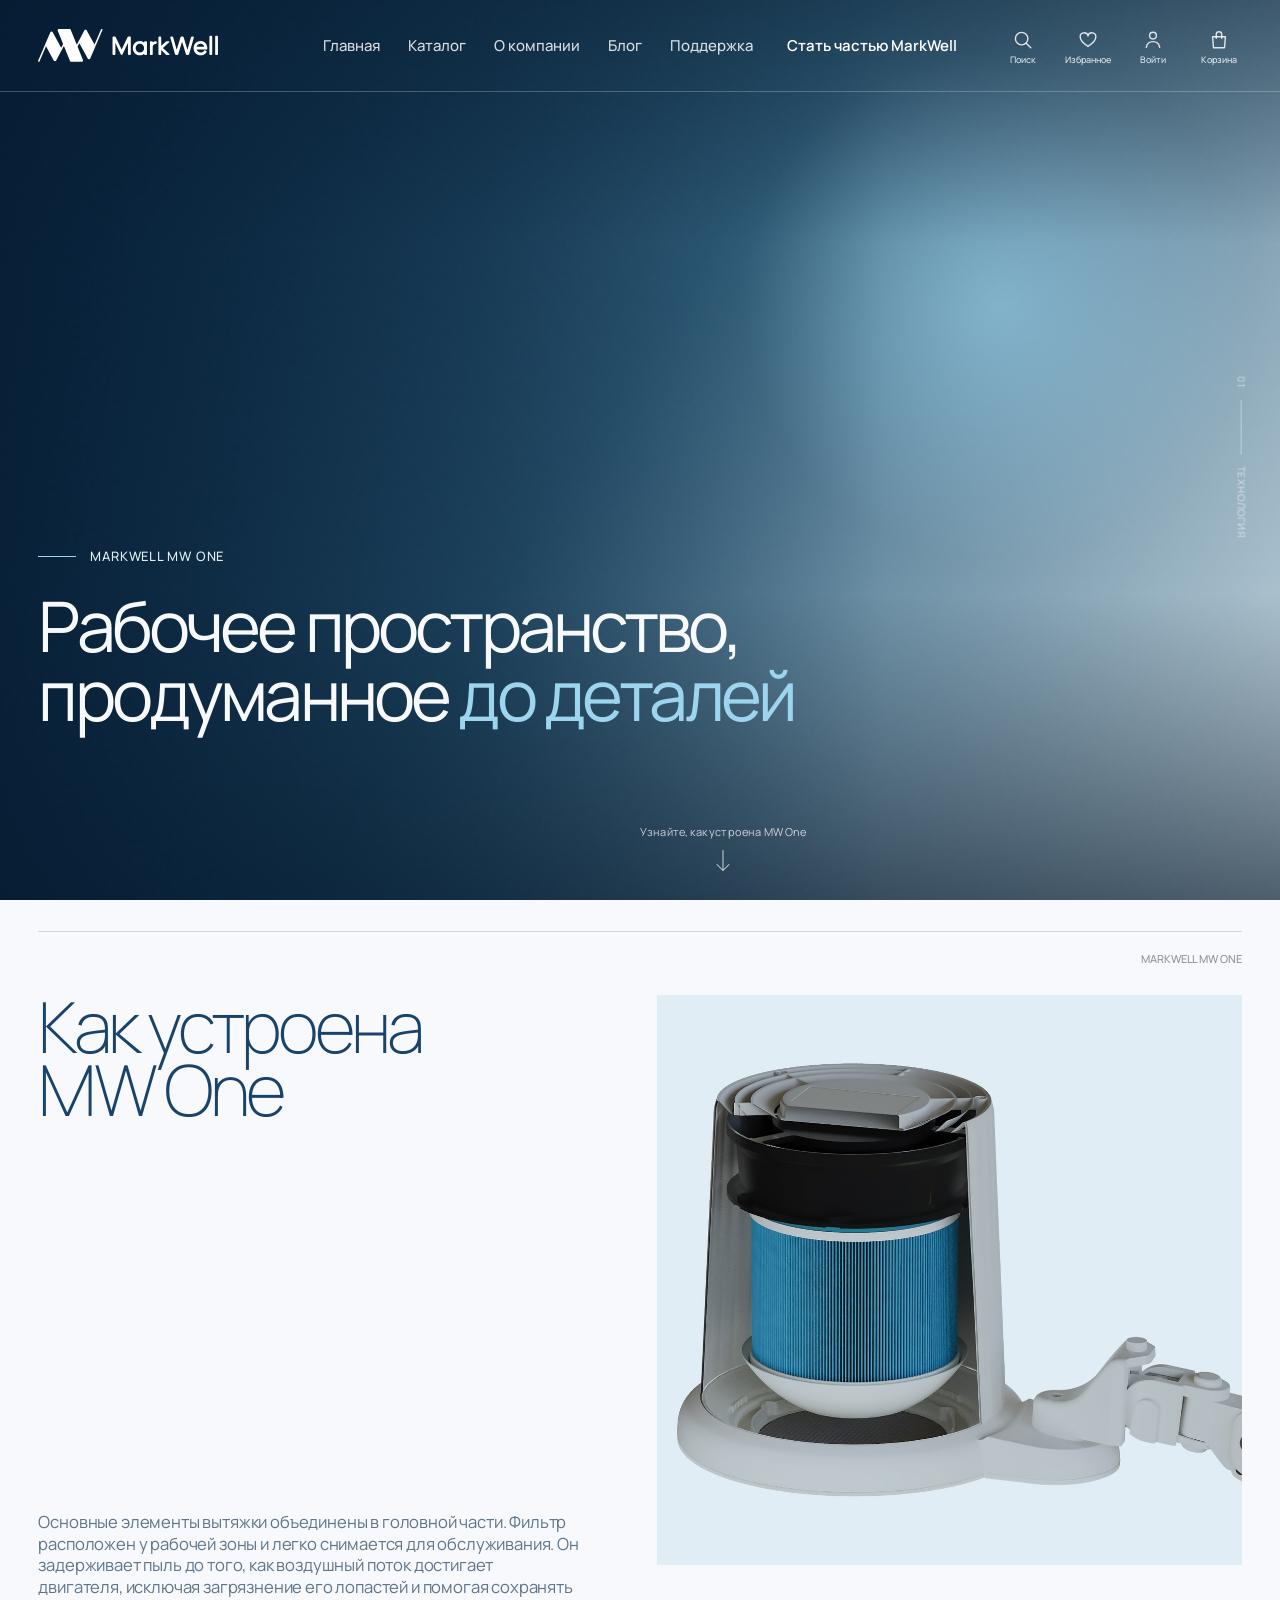
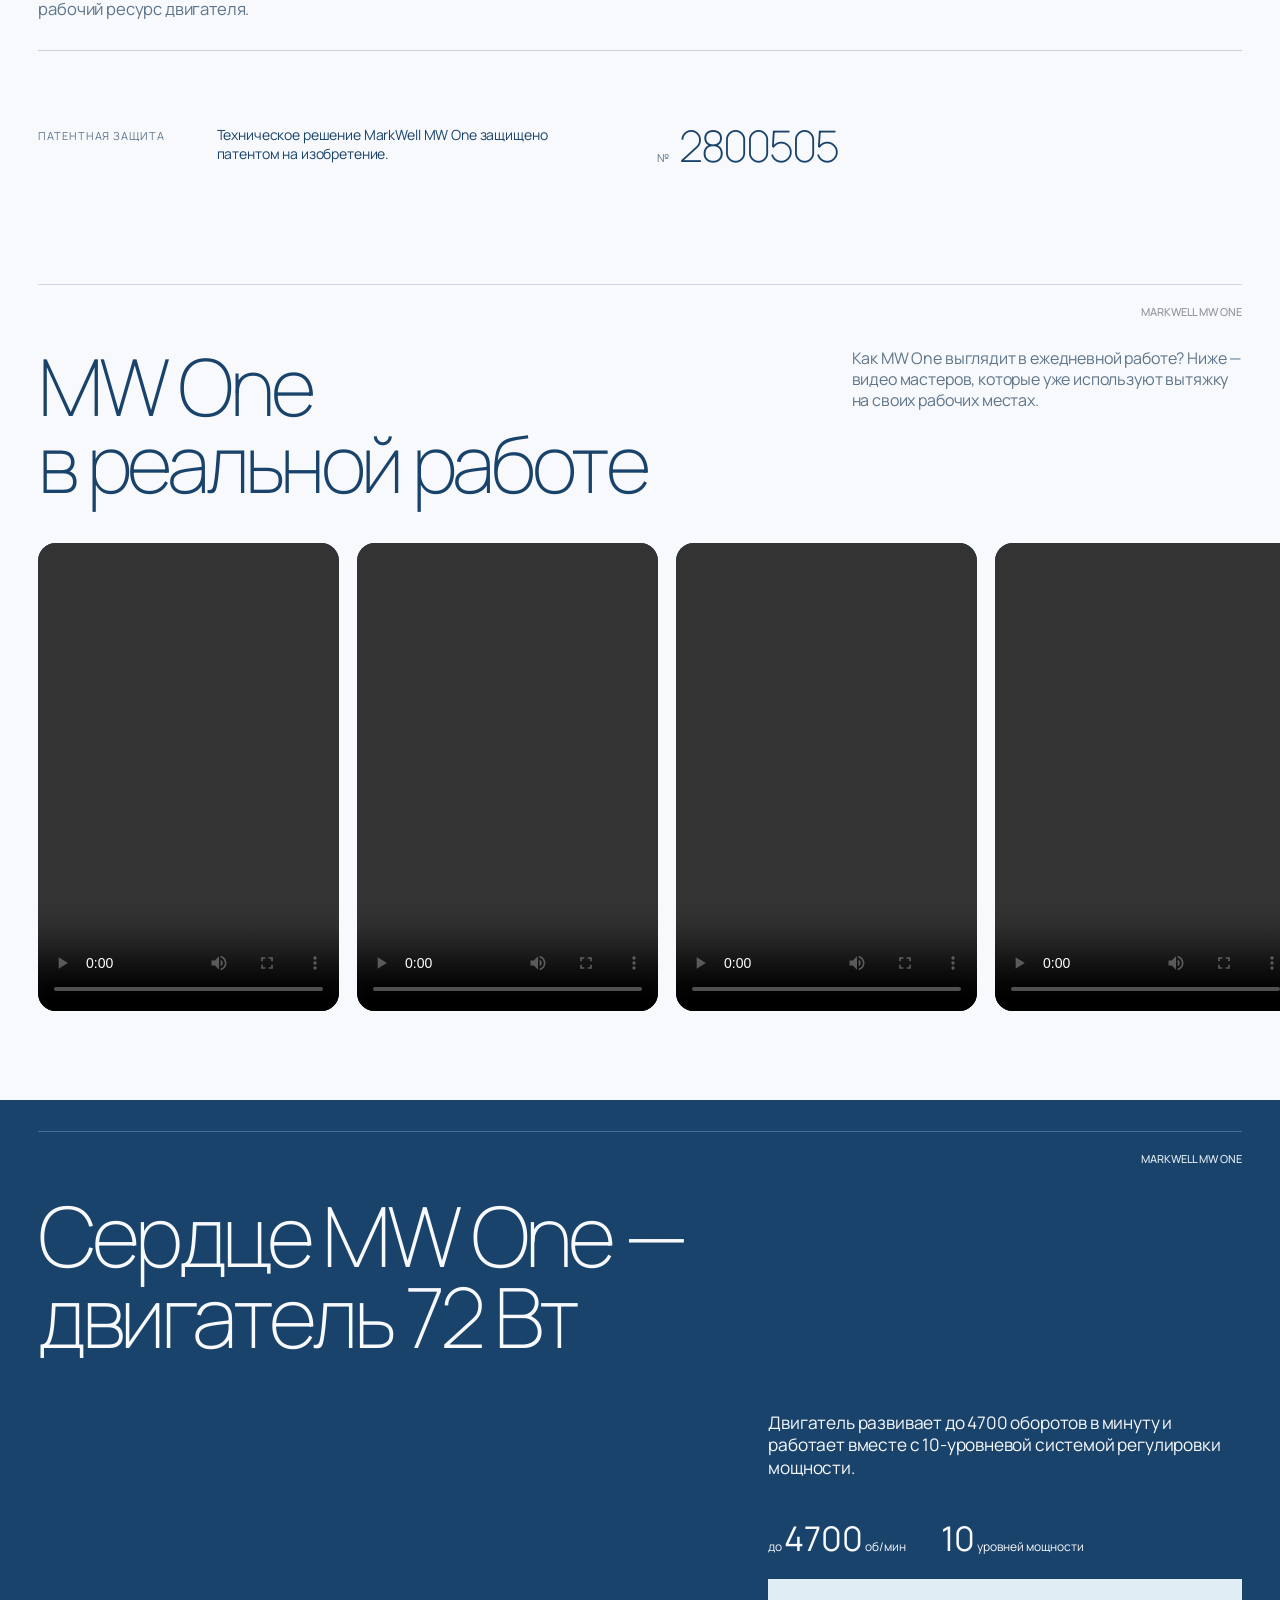
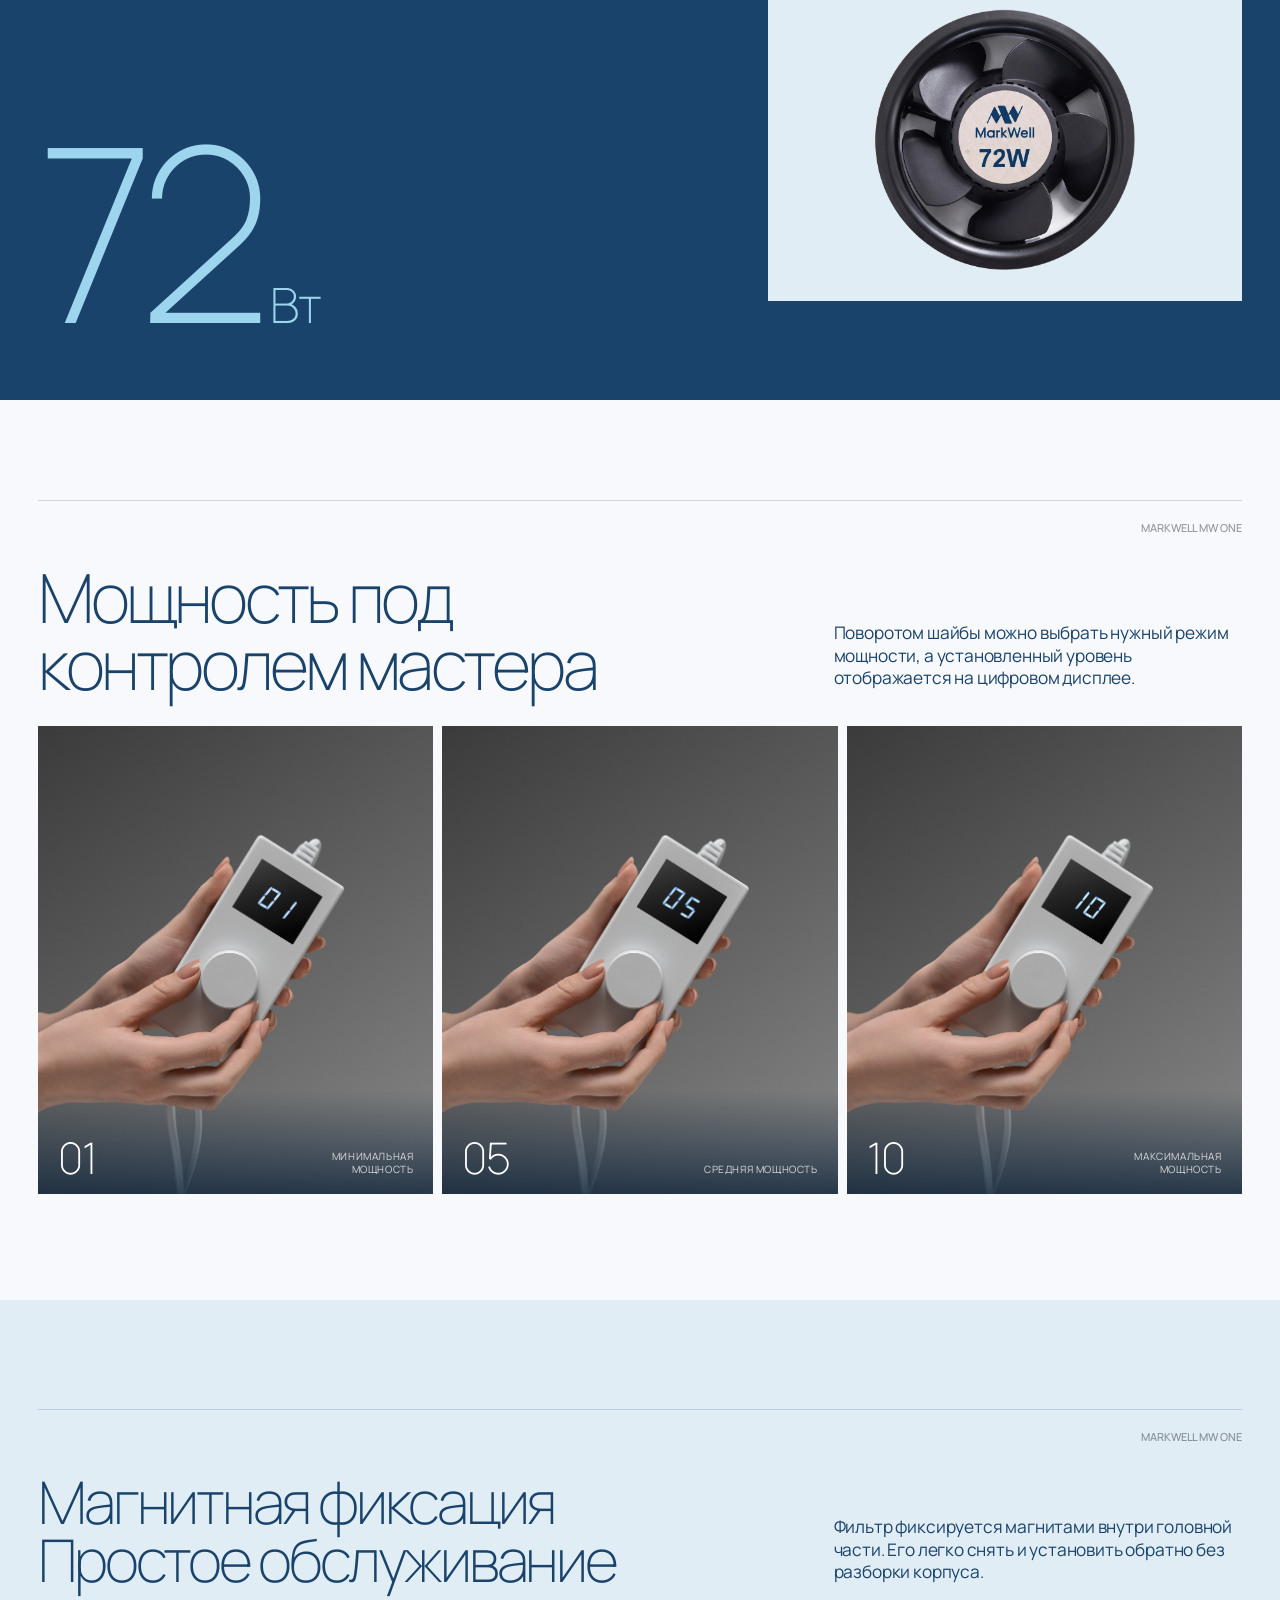
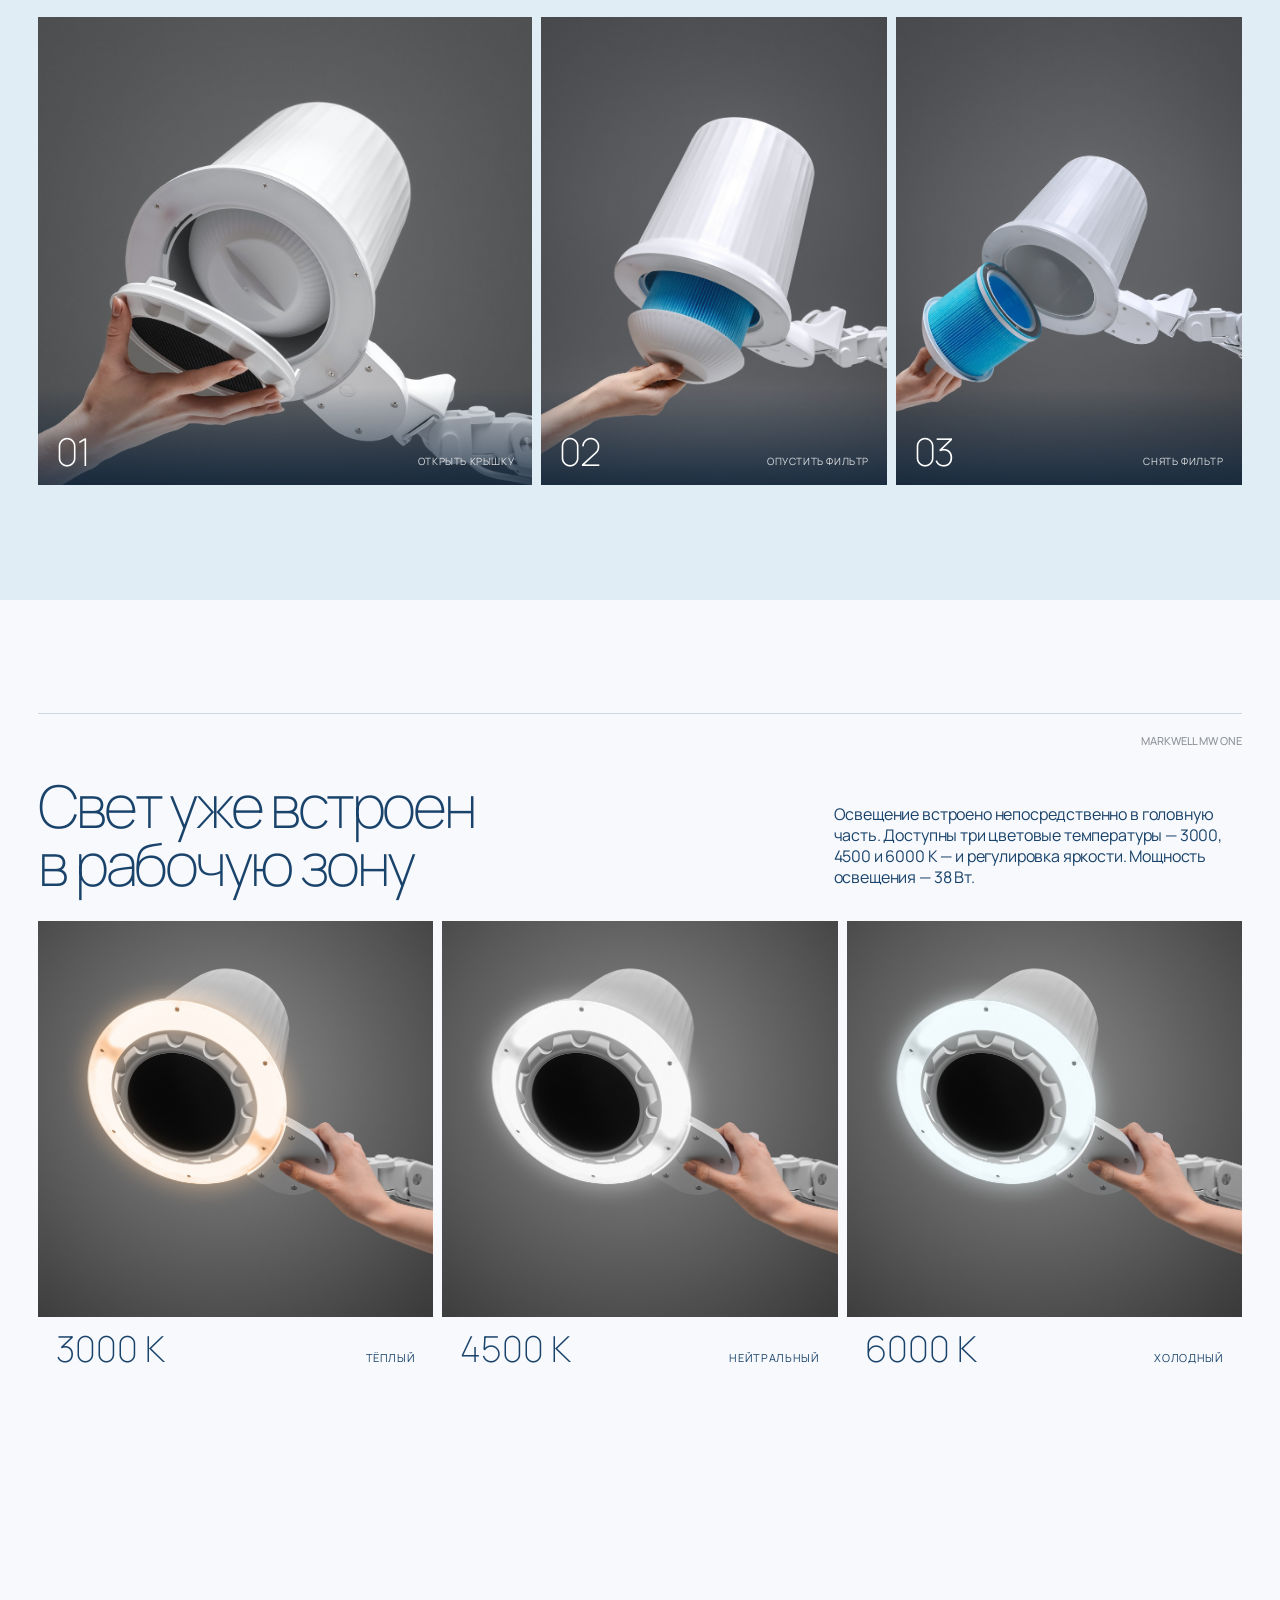
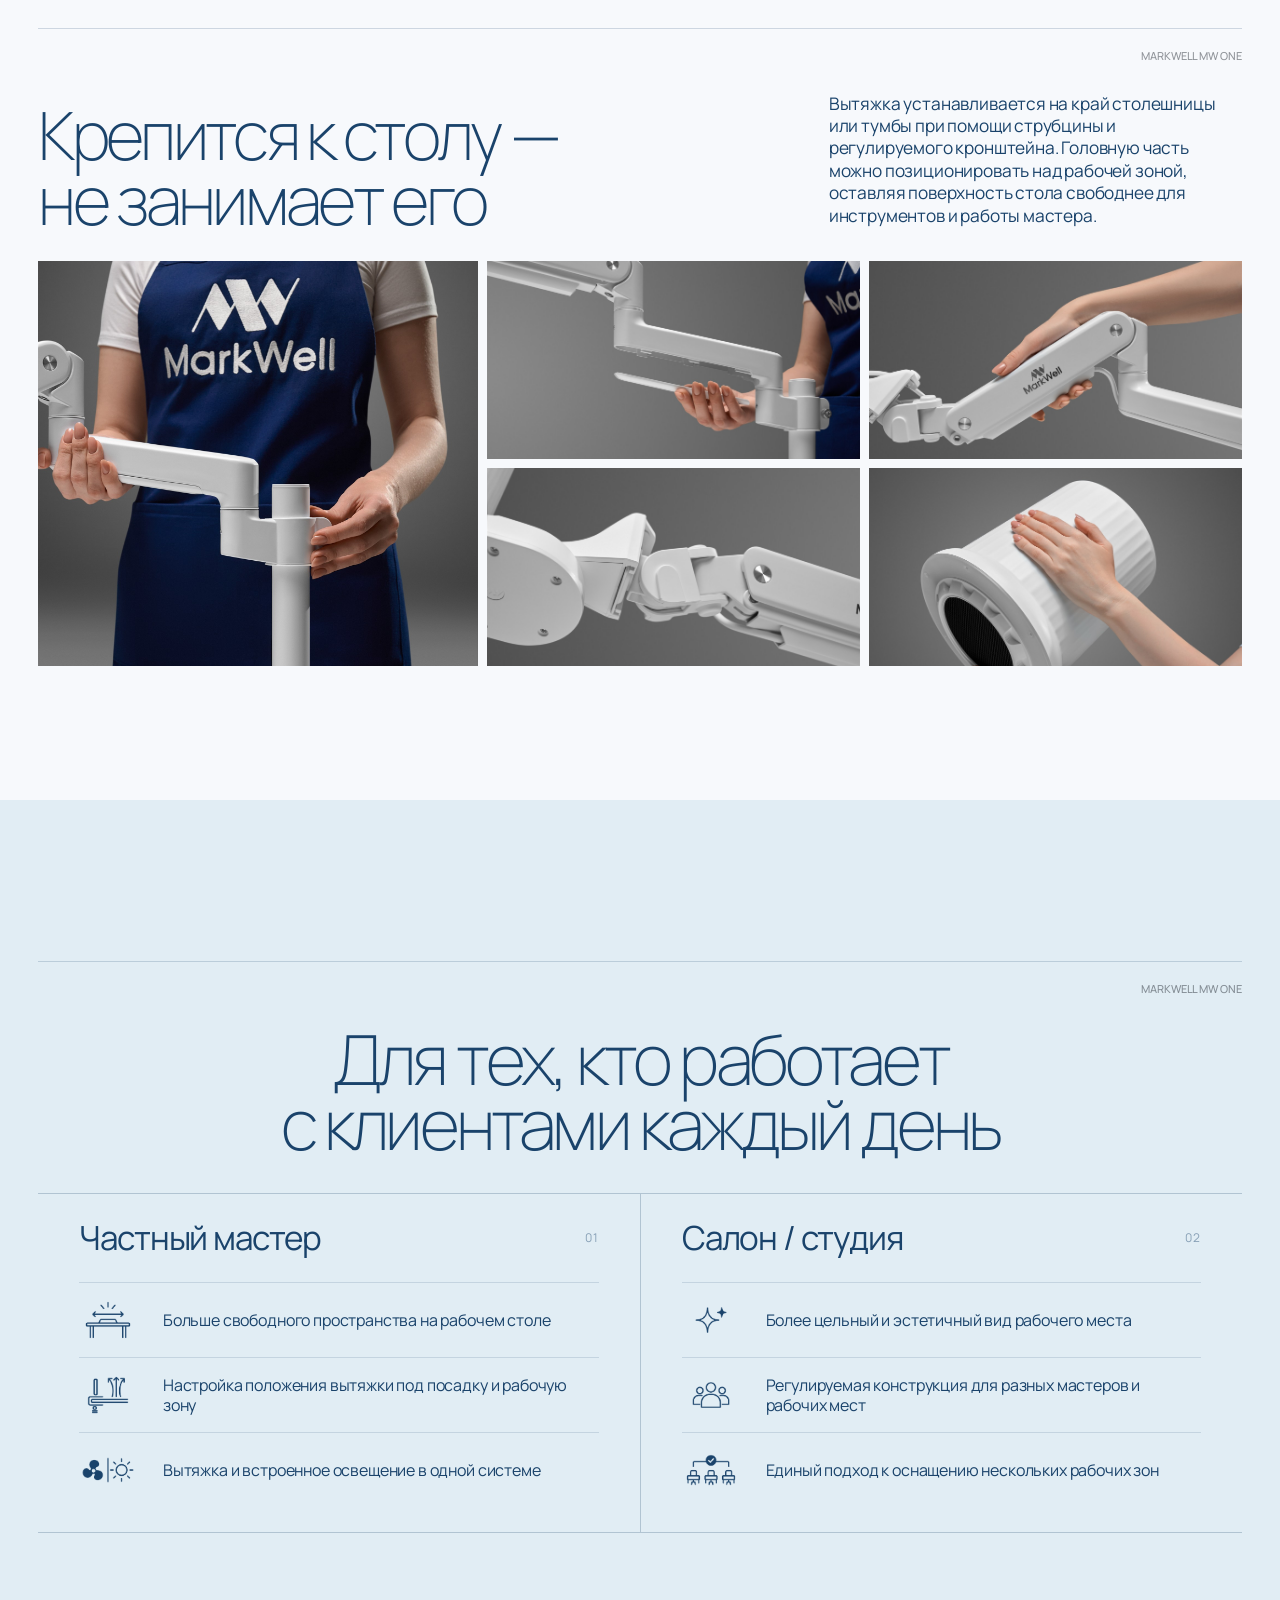
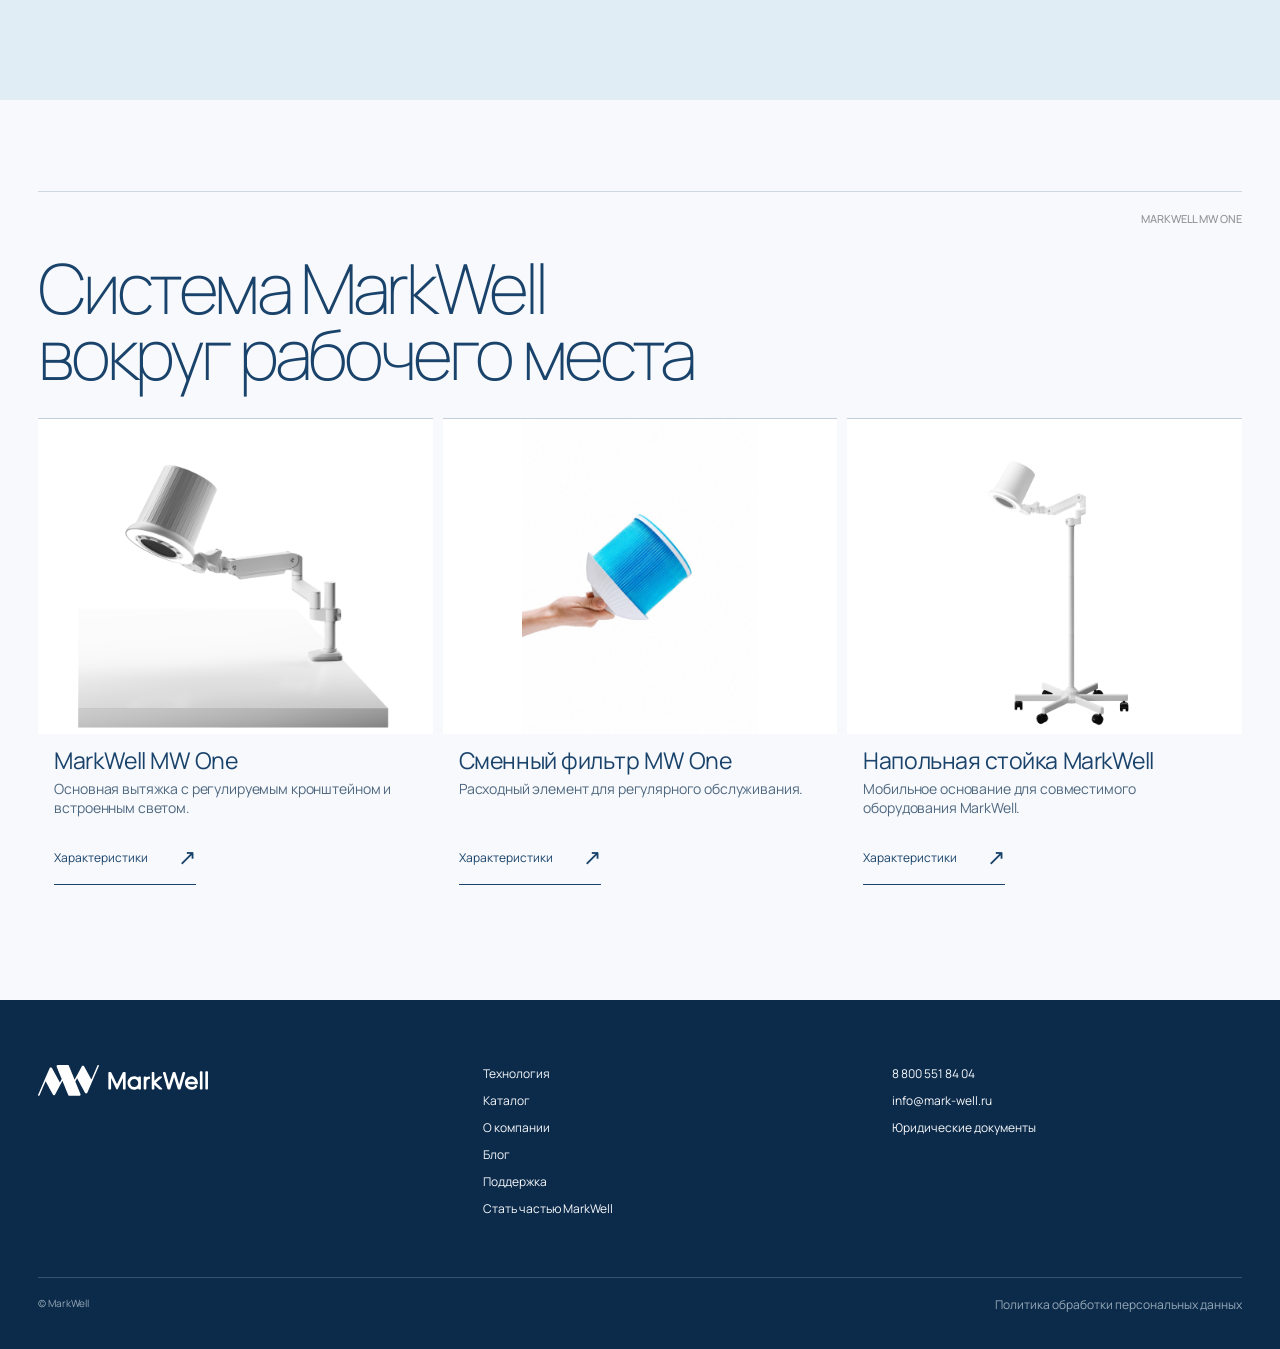
<file: index.html>
<!doctype html>
<html lang="ru">
  <head>
    <meta charset="UTF-8" />
    <meta name="viewport" content="width=device-width, initial-scale=1" />
    <meta name="theme-color" content="#1a436b" />
    <meta
      name="description"
      content="MarkWell MW One — профессиональная система света и локальной вытяжки для рабочего места мастера."
    />
    <title>MarkWell MW One — рабочее пространство, продуманное до деталей</title>
    <link rel="preconnect" href="https://fonts.googleapis.com" />
    <link rel="preconnect" href="https://fonts.gstatic.com" crossorigin />
    <link
      href="https://fonts.googleapis.com/css2?family=Manrope:wght@200;400;500;600&display=swap"
      rel="stylesheet"
    />
    <link rel="stylesheet" href="styles.css?v=nojs-1" />
  </head>
  <body>
    <main>
      <section class="hero" id="top" aria-labelledby="hero-title">
        <div class="hero__media" aria-hidden="true">
          <video
            class="hero__video"
            autoplay
            muted
            loop
            playsinline
            preload="auto"
            poster=""
          >
            <source
              src="https://framerusercontent.com/assets/6rur0k6cY2Ryn9ih0cZ1TvYo.mp4"
              type="video/mp4"
            />
          </video>
          <div class="hero__fallback">
</div>
          <div class="hero__veil">
</div>
          <div class="hero__grain">
</div>
        </div>

        <header class="header">
          <a class="brand" href="#top" aria-label="MarkWell — главная">
            <img class="brand__logo" src="assets/markwell-logo-white.svg" width="645" height="117" alt="MarkWell" />
          </a>

          <button class="menu-toggle" type="button" aria-expanded="false" aria-controls="main-nav">
            <span class="menu-toggle__label">Меню</span>
            <span class="menu-toggle__icon" aria-hidden="true">
<i>
</i>
<i>
</i>
</span>
          </button>

          <nav class="nav" id="main-nav" aria-label="Основная навигация">
            <a href="#top" aria-current="page">Главная</a>
            <a href="catalog.html">Каталог</a>
            <a href="company.html">О компании</a>
            <a href="blog.html">Блог</a>
            <a href="support.html">Поддержка</a>
            <a class="nav__cta" href="partners.html">Стать частью MarkWell</a>
          </nav>

          <div class="utility-nav" aria-label="Сервисы магазина">
            <button type="button" aria-label="Поиск">
              <svg viewBox="0 0 24 24" aria-hidden="true">
                <circle cx="10.5" cy="10.5" r="6.8" />
                <path d="m15.5 15.5 5 5" />
              </svg>
              <span>Поиск</span>
            </button>
            <button type="button" aria-label="Избранное">
              <svg viewBox="0 0 24 24" aria-hidden="true">
                <path d="M20.5 8.8c0 5-8.5 10.2-8.5 10.2S3.5 13.8 3.5 8.8A4.3 4.3 0 0 1 12 7.6a4.3 4.3 0 0 1 8.5 1.2Z" />
              </svg>
              <span>Избранное</span>
            </button>
            <button type="button" aria-label="Войти">
              <svg viewBox="0 0 24 24" aria-hidden="true">
                <circle cx="12" cy="7.2" r="3.7" />
                <path d="M4.7 20c.7-4 3.1-6.2 7.3-6.2s6.6 2.2 7.3 6.2" />
              </svg>
              <span>Войти</span>
            </button>
            <button type="button" aria-label="Корзина">
              <svg viewBox="0 0 24 24" aria-hidden="true">
                <path d="M5 8.5h14l-1 12H6l-1-12Z" />
                <path d="M9 10V6a3 3 0 0 1 6 0v4" />
              </svg>
              <span>Корзина</span>
            </button>
          </div>
        </header>

        <div class="hero__content">
          <p class="hero__eyebrow">MarkWell MW One</p>
          <h1 id="hero-title">
            Рабочее пространство,<br />
            продуманное <span>до деталей</span>
          </h1>
          
        </div>

        <div class="hero__index" aria-hidden="true">
          <span>01</span>
          <i>
</i>
          <span>Технология</span>
        </div>

        <a class="scroll-hint" href="#technology">
          <span>Узнайте, как устроена MW One</span>
          <svg viewBox="0 0 24 32">
            <path d="M12 1v27M4 20l8 8 8-8" />
          </svg>
        </a>

              </section>

<section class="brand-section tz-section" id="technology">
<div class="section-top">
<p class="section-label">
<span>02</span> Устройство</p>
<p class="section-meta">MarkWell MW One</p>
</div>
<div class="tz-technology">
<div class="tz-technology__copy">
<h2>Как устроена<br>MW One</h2>
<p class="tz-description">Основные элементы вытяжки объединены в головной части. Фильтр расположен у рабочей зоны и легко снимается для обслуживания. Он задерживает пыль до того, как воздушный поток достигает двигателя, исключая загрязнение его лопастей и помогая сохранять рабочий ресурс двигателя.</p>
</div>
<figure class="tz-media tz-technology__visual">
<img src="assets/mw-one-internal-panel.jpg" width="1400" height="1120" alt="Внутреннее устройство головной части MarkWell MW One с фильтром" loading="lazy" />
</figure>
<div class="tz-patent">
<div class="tz-patent__info">
<span class="tz-patent__label">Патентная защита</span>
<p class="tz-patent__text">Техническое решение MarkWell MW One защищено патентом на изобретение.</p>
</div>
<p class="tz-patent__number"><small>№</small>2800505</p>
</div>
</div>
</section>
<section class="brand-section tz-section" id="real-work">
<div class="section-top">
<p class="section-label">
<span>03</span> MW One в реальной работе</p>
<p class="section-meta">MarkWell MW One</p>
</div>
<div class="section-heading">
<h2>MW One<br>в реальной работе</h2>
<div class="real-work-intro">
<p>Как MW One выглядит в ежедневной работе? Ниже — видео мастеров, которые уже используют вытяжку на своих рабочих местах.</p>
</div>
</div>
<div class="tz-videos">
<figure class="tz-video-item">
<video controls playsinline preload="metadata" aria-label="Видео работы MW One 1" src="https://framerusercontent.com/assets/eFOJJydHrpuk0RMkv7iAq9JcUo.mp4">
</video>
</figure>
<figure class="tz-video-item">
<video controls playsinline preload="metadata" aria-label="Видео работы MW One 2" src="https://framerusercontent.com/assets/F35gZRMlf95Dw9szyWd6gHX7Vy0.mp4">
</video>
</figure>
<figure class="tz-video-item">
<video controls playsinline preload="metadata" aria-label="Видео работы MW One 3" src="https://framerusercontent.com/assets/rh4FfUad49eVcN2hk7NqLmJ1Qqg.mp4">
</video>
</figure>
<figure class="tz-video-item">
<video controls playsinline preload="metadata" aria-label="Видео работы MW One 4" src="https://framerusercontent.com/assets/Ux0R9fcbsbumbFOct6Xb2V55RM.mp4">
</video>
</figure>
<figure class="tz-video-item">
<video controls playsinline preload="metadata" aria-label="Видео работы MW One 5" src="https://framerusercontent.com/assets/ujM8Mk9MSq0qYkT4r7JeilmuP54.mp4">
</video>
</figure>
</div>
</section>
<section class="brand-section tz-section tz-power" id="power">
<div class="section-top">
<p class="section-label">
<span>04</span> Мощность</p>
<p class="section-meta">MarkWell MW One</p>
</div>
<h2 class="">Сердце MW One —<br>двигатель 72 Вт</h2>
<div class="tz-power-layout">
<div class="tz-big">72<span>Вт</span>
</div>
<div>
<p class="tz-description">Двигатель развивает до 4700 оборотов в минуту и работает вместе с 10-уровневой системой регулировки мощности.</p>
<div class="tz-spec">
<span>до <strong>4700</strong> об/мин</span>
<span>
<strong>10</strong> уровней мощности</span>
</div>
<figure class="tz-power-photo">
<img src="assets/engine-72w.webp" alt="Двигатель MarkWell мощностью 72 Вт с фирменной маркировкой" loading="lazy" />
</figure>
</div>
</div>
</section>
<section class="brand-section tz-section tz-control" id="control">
<div class="section-top">
<p class="section-label">
<span>05</span> 10 уровней мощности</p>
<p class="section-meta">MarkWell MW One</p>
</div>
<div class="tz-control-intro">
<div>
<h2>Мощность под<br>контролем мастера</h2>
</div>
<p class="tz-description">Поворотом шайбы можно выбрать нужный режим мощности, а установленный уровень отображается на цифровом дисплее.</p>
</div>
<div class="tz-control-sequence" aria-label="Уровни мощности регулятора MW One">
<figure>
<img src="assets/power-level-01.jpg" alt="Регулятор MW One на первом уровне мощности" loading="lazy" />
<figcaption><span>01</span><small>Минимальная мощность</small></figcaption>
</figure>
<figure>
<img src="assets/power-level-05.jpg" alt="Регулятор MW One на пятом уровне мощности" loading="lazy" />
<figcaption><span>05</span><small>Средняя мощность</small></figcaption>
</figure>
<figure>
<img src="assets/power-level-10.jpg" alt="Регулятор MW One на десятом уровне мощности" loading="lazy" />
<figcaption><span>10</span><small>Максимальная мощность</small></figcaption>
</figure>
</div>
</section>
<section class="brand-section tz-section tz-ice" id="filter">
<div class="section-top">
<p class="section-label">
<span>06</span> Магнитная фиксация фильтра</p>
<p class="section-meta">MarkWell MW One</p>
</div>
<div class="tz-filter-intro">
<div>
<h2>Магнитная фиксация<br>Простое обслуживание</h2>
</div>
<p class="tz-description">Фильтр фиксируется магнитами внутри головной части. Его легко снять и установить обратно без разборки корпуса.</p>
</div>
<div class="tz-filter-sequence" aria-label="Последовательность снятия фильтра MW One">
<figure class="tz-filter-sequence__wide">
<img src="assets/filter-step-01.jpg" alt="Открытие нижней крышки головной части MW One" loading="lazy" />
<figcaption><span>01</span><small>Открыть крышку</small></figcaption>
</figure>
<figure>
<img src="assets/filter-step-02.jpg" alt="Извлечение фильтра из головной части MW One" loading="lazy" />
<figcaption><span>02</span><small>Опустить фильтр</small></figcaption>
</figure>
<figure>
<img src="assets/filter-step-03.jpg" alt="Снятый фильтр MW One" loading="lazy" />
<figcaption><span>03</span><small>Снять фильтр</small></figcaption>
</figure>
</div>
</section>
<section class="brand-section tz-section" id="light">
<div class="section-top">
<p class="section-label">
<span>07</span> Встроенный свет</p>
<p class="section-meta">MarkWell MW One</p>
</div>
<div class="section-heading">
<h2>Свет уже встроен<br>в рабочую зону</h2>
<p>Освещение встроено непосредственно в головную часть. Доступны три цветовые температуры — 3000, 4500 и 6000 К — и регулировка яркости. Мощность освещения — 38 Вт.</p>
</div>
<div class="tz-light-grid">
<figure class="tz-light">
<img src="assets/light-warm.jpg" alt="Тёплый свет MW One, 3000 К" loading="lazy" />
<figcaption>
<strong>3000 К</strong>
<span>Тёплый</span>
</figcaption>
</figure>
<figure class="tz-light">
<img src="assets/light-neutral.jpg" alt="Нейтральный свет MW One, 4500 К" loading="lazy" />
<figcaption>
<strong>4500 К</strong>
<span>Нейтральный</span>
</figcaption>
</figure>
<figure class="tz-light">
<img src="assets/light-cool.jpg" alt="Холодный свет MW One, 6000 К" loading="lazy" />
<figcaption>
<strong>6000 К</strong>
<span>Холодный</span>
</figcaption>
</figure>
</div>
</section>
<section class="brand-section tz-section" id="bracket">
<div class="section-top">
<p class="section-label">
<span>08</span> Кронштейн</p>
<p class="section-meta">MarkWell MW One</p>
</div>
<div class="tz-bracket-intro">
<div>
<h2>
<span class="heading-line">Крепится к столу —</span>
<span class="heading-line">не занимает его</span>
</h2>
</div>
<p class="tz-description">Вытяжка устанавливается на край столешницы или тумбы при помощи струбцины и регулируемого кронштейна. Головную часть можно позиционировать над рабочей зоной, оставляя поверхность стола свободнее для инструментов и работы мастера.</p>
</div>
<div class="tz-bracket-gallery" aria-label="Кронштейн и соединения MW One">
<figure class="tz-bracket-gallery__hero">
<img src="assets/bracket-1.jpg" alt="Установка кронштейна MW One на стол" loading="lazy" />
</figure>
<figure><img src="assets/bracket-2.jpg" alt="Нижняя секция регулируемого кронштейна MW One" loading="lazy" /></figure>
<figure><img src="assets/bracket-3.jpg" alt="Поворотный шарнир кронштейна MW One" loading="lazy" /></figure>
<figure><img src="assets/bracket-4.jpg" alt="Соединение головной части с кронштейном MW One" loading="lazy" /></figure>
<figure><img src="assets/bracket-5.jpg" alt="Регулировка положения головной части MW One" loading="lazy" /></figure>
</div>
</section>
<section class="brand-section tz-section tz-ice" id="audience">
<div class="section-top">
<p class="section-label">
<span>09</span> Кому подходит</p>
<p class="section-meta">MarkWell MW One</p>
</div>
<h2 class="">Для тех, кто работает<br>с клиентами каждый день</h2>
<div class="tz-audience">
<article>
<p class="tz-audience__type">01</p>
<h3>Частный мастер</h3>
<ul class="tz-audience__offers">
<li><span class="tz-audience__icon" aria-hidden="true"><img src="assets/offer-icon-01.png" alt=""></span><p>Больше свободного пространства на рабочем столе</p></li>
<li><span class="tz-audience__icon" aria-hidden="true"><img src="assets/offer-icon-02.png" alt=""></span><p>Настройка положения вытяжки под посадку и рабочую зону</p></li>
<li><span class="tz-audience__icon" aria-hidden="true"><img src="assets/offer-icon-03.png" alt=""></span><p>Вытяжка и встроенное освещение в одной системе</p></li>
</ul>
</article>
<article>
<p class="tz-audience__type">02</p>
<h3>Салон / студия</h3>
<ul class="tz-audience__offers">
<li><span class="tz-audience__icon" aria-hidden="true"><img src="assets/offer-icon-04.png" alt=""></span><p>Более цельный и эстетичный вид рабочего места</p></li>
<li><span class="tz-audience__icon" aria-hidden="true"><img src="assets/offer-icon-05.png" alt=""></span><p>Регулируемая конструкция для разных мастеров и рабочих мест</p></li>
<li><span class="tz-audience__icon" aria-hidden="true"><img src="assets/offer-icon-06.png" alt=""></span><p>Единый подход к оснащению нескольких рабочих зон</p></li>
</ul>
</article>
</div>
</section>
<section class="brand-section tz-section" id="catalog">
<div class="section-top">
<p class="section-label">
<span>10</span> Линейка MarkWell</p>
<p class="section-meta">MarkWell MW One</p>
</div>
<h2 class="">Система MarkWell<br>вокруг рабочего места</h2>
<div class="tz-products">
<article>
<div class="tz-product-media"><img src="assets/catalog-mw-one.jpg" alt="Вытяжка MarkWell MW One с регулируемым кронштейном" loading="lazy" /></div>
<h3>MarkWell MW One</h3>
<p>Основная вытяжка с регулируемым кронштейном и встроенным светом.</p>
<a class="text-link" href="catalog.html#mw-one-product">Характеристики <span aria-hidden="true">↗</span>
</a>
</article>
<article>
<div class="tz-product-media"><img class="tz-product-filter" src="assets/catalog-filter.jpg" alt="Сменный фильтр MW One" loading="lazy" /></div>
<h3>Сменный фильтр MW One</h3>
<p>Расходный элемент для регулярного обслуживания.</p>
<a class="text-link" href="catalog.html#filter-product">Характеристики <span aria-hidden="true">↗</span>
</a>
</article>
<article>
<div class="tz-product-media"><img src="assets/catalog-stand.jpg" alt="Напольная стойка MarkWell на колёсах" loading="lazy" /></div>
<h3>Напольная стойка MarkWell</h3>
<p>Мобильное основание для совместимого оборудования MarkWell.</p>
<a class="text-link" href="catalog.html#stand-product">Характеристики <span aria-hidden="true">↗</span>
</a>
</article>
</div>
</section>
</main>
<footer class="site-footer">
<div class="site-footer__grid">
<a href="#top"><img src="assets/markwell-logo-white.svg" width="645" height="117" alt="MarkWell"></a>
<nav aria-label="Разделы сайта"><a href="#technology">Технология</a><a href="catalog.html">Каталог</a><a href="company.html">О компании</a><a href="blog.html">Блог</a><a href="support.html">Поддержка</a><a href="partners.html">Стать частью MarkWell</a></nav>
<div class="site-footer__contacts"><a href="tel:88005518404">8 800 551 84 04</a><a href="mailto:info@mark-well.ru">info@mark-well.ru</a><a href="legal.html">Юридические документы</a></div>
</div>
<div class="site-footer__bottom"><span>© MarkWell</span><a href="legal.html#privacy">Политика обработки персональных данных</a></div>
</footer>
<script src="script.js?v=nojs-1">
</script>
</body>
</html>
</file>
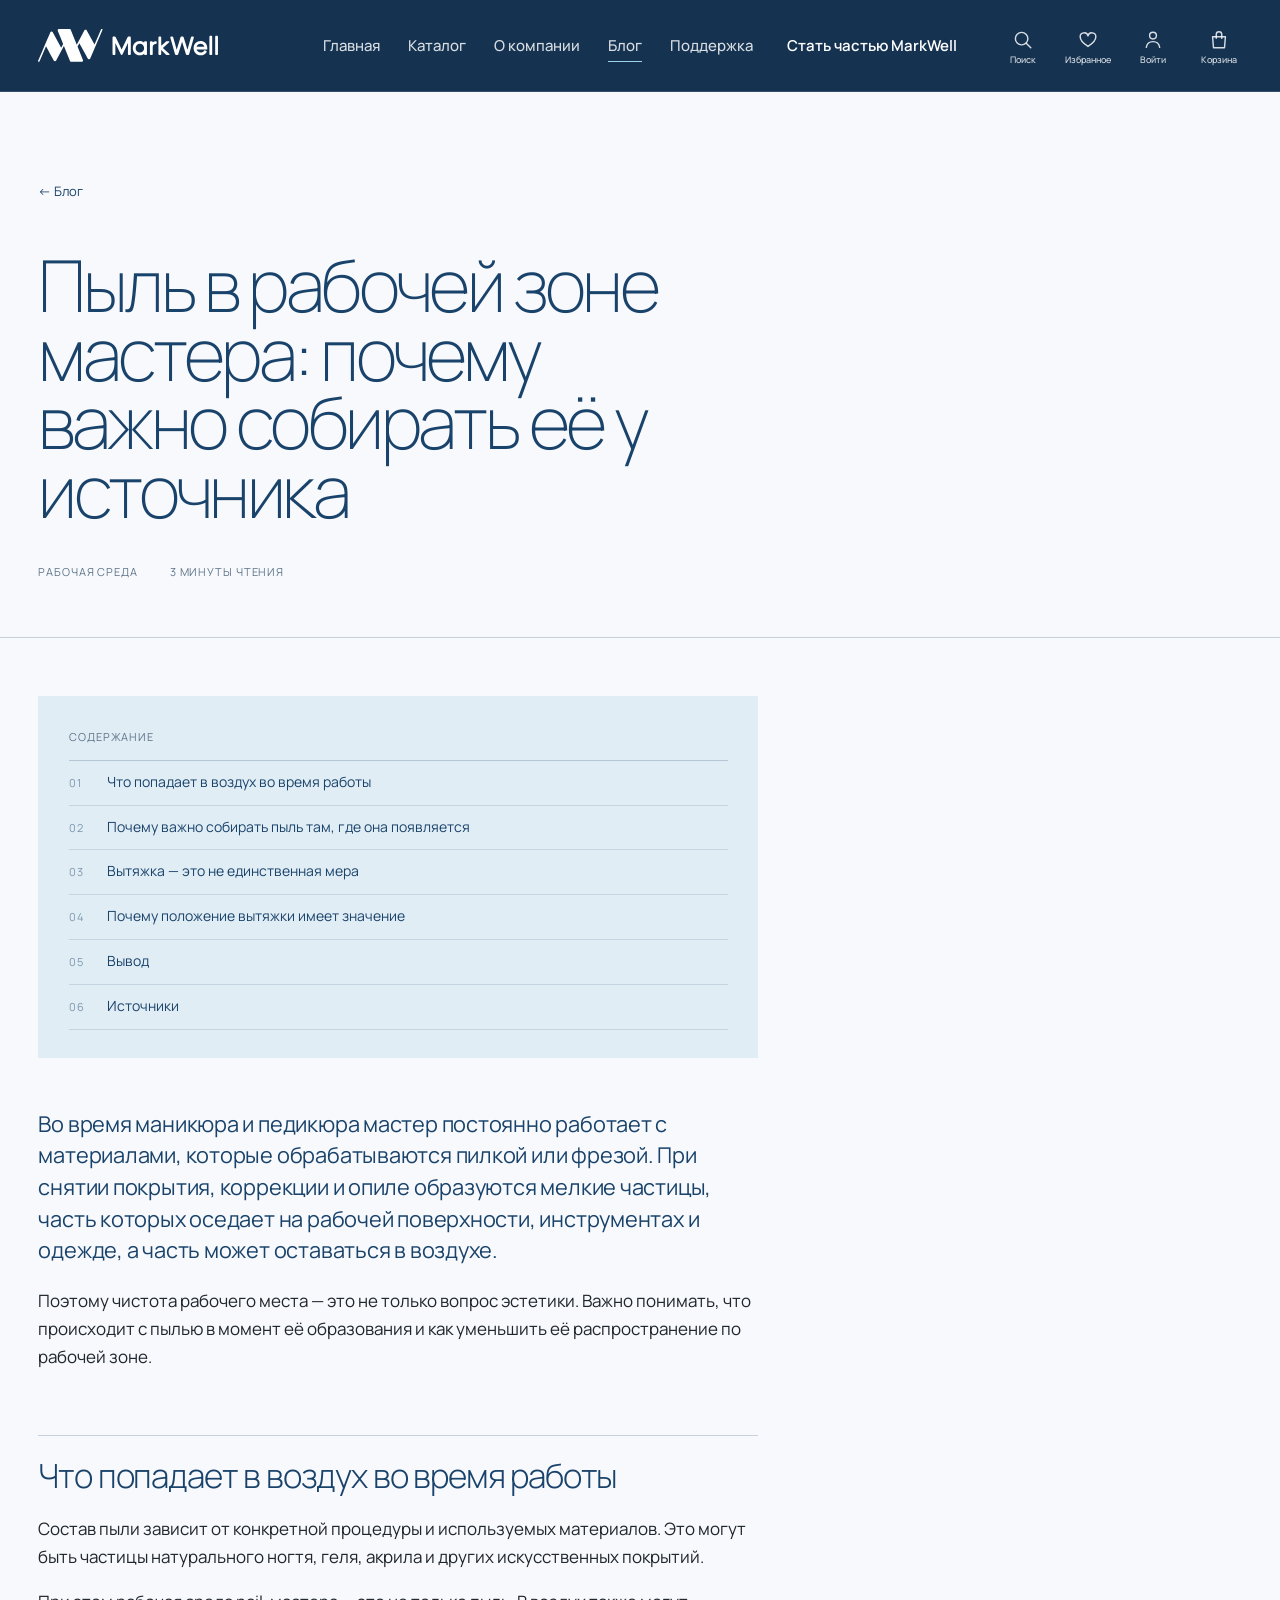
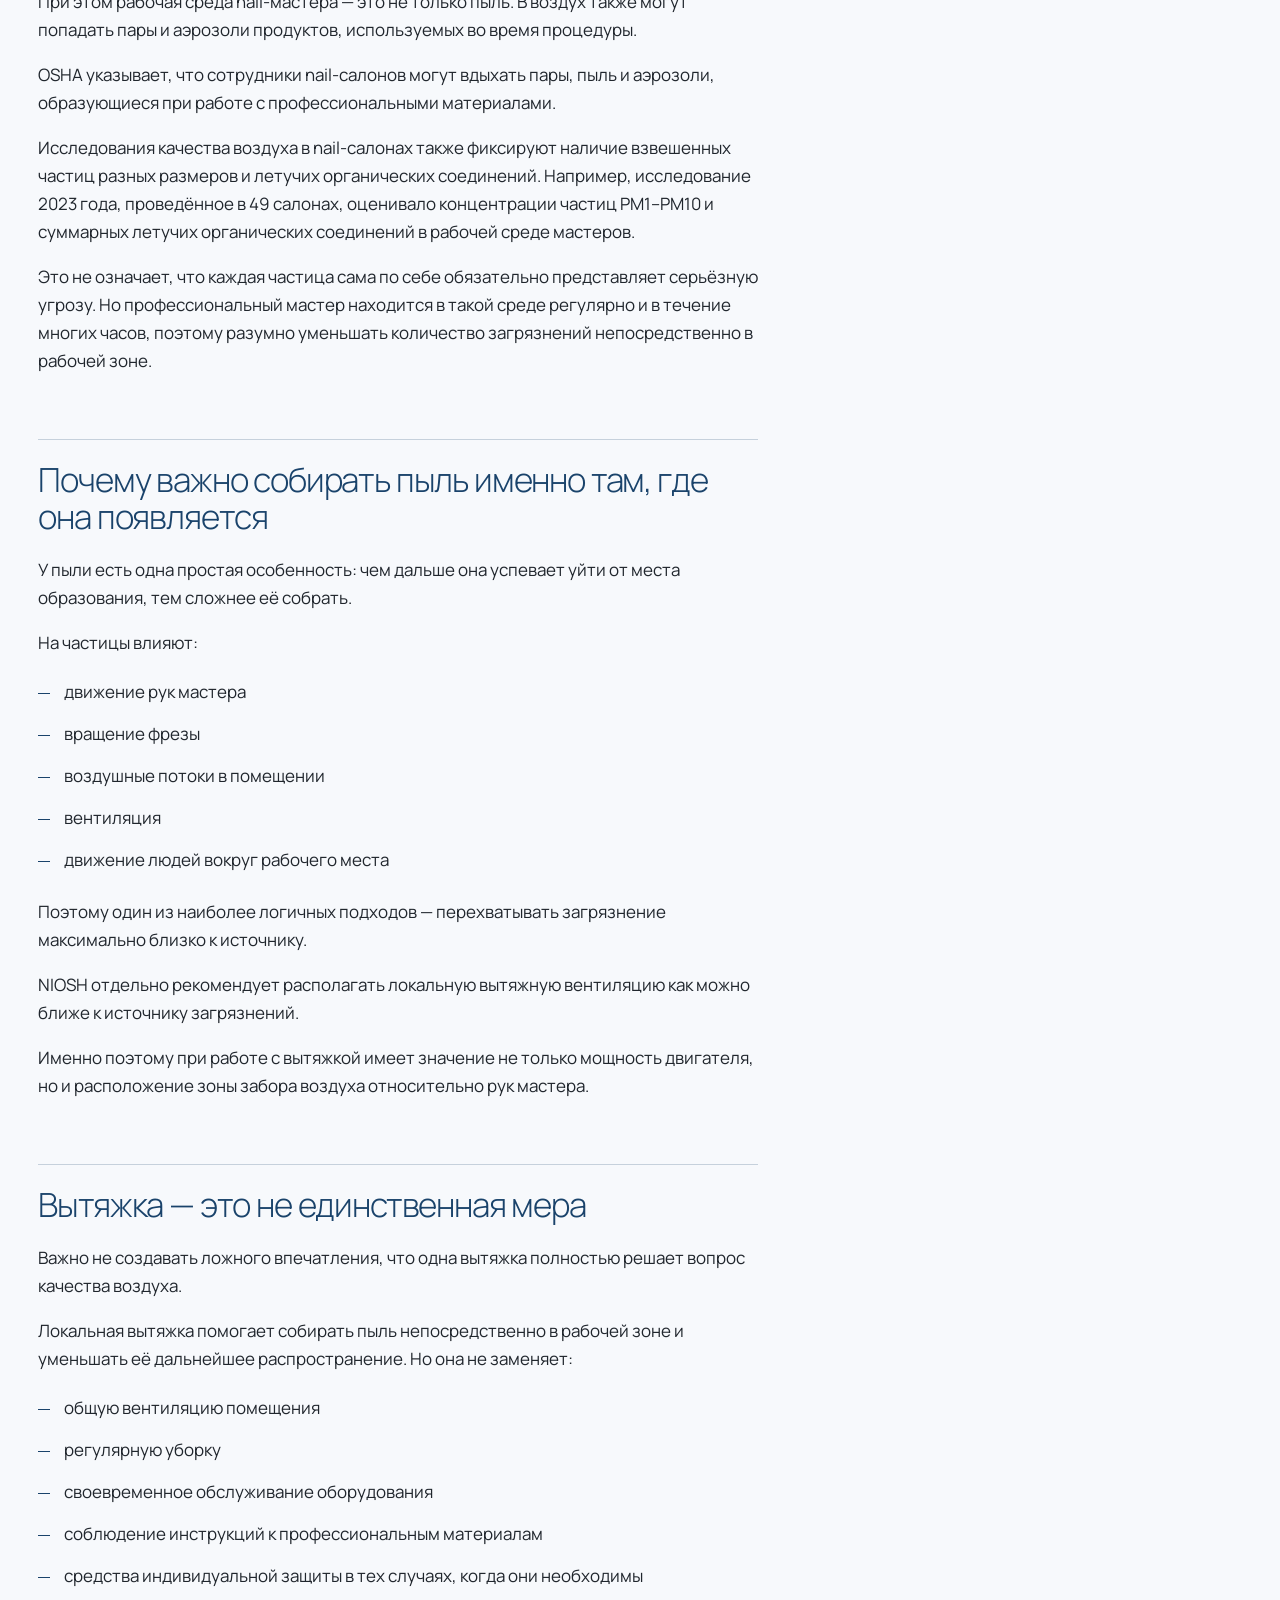
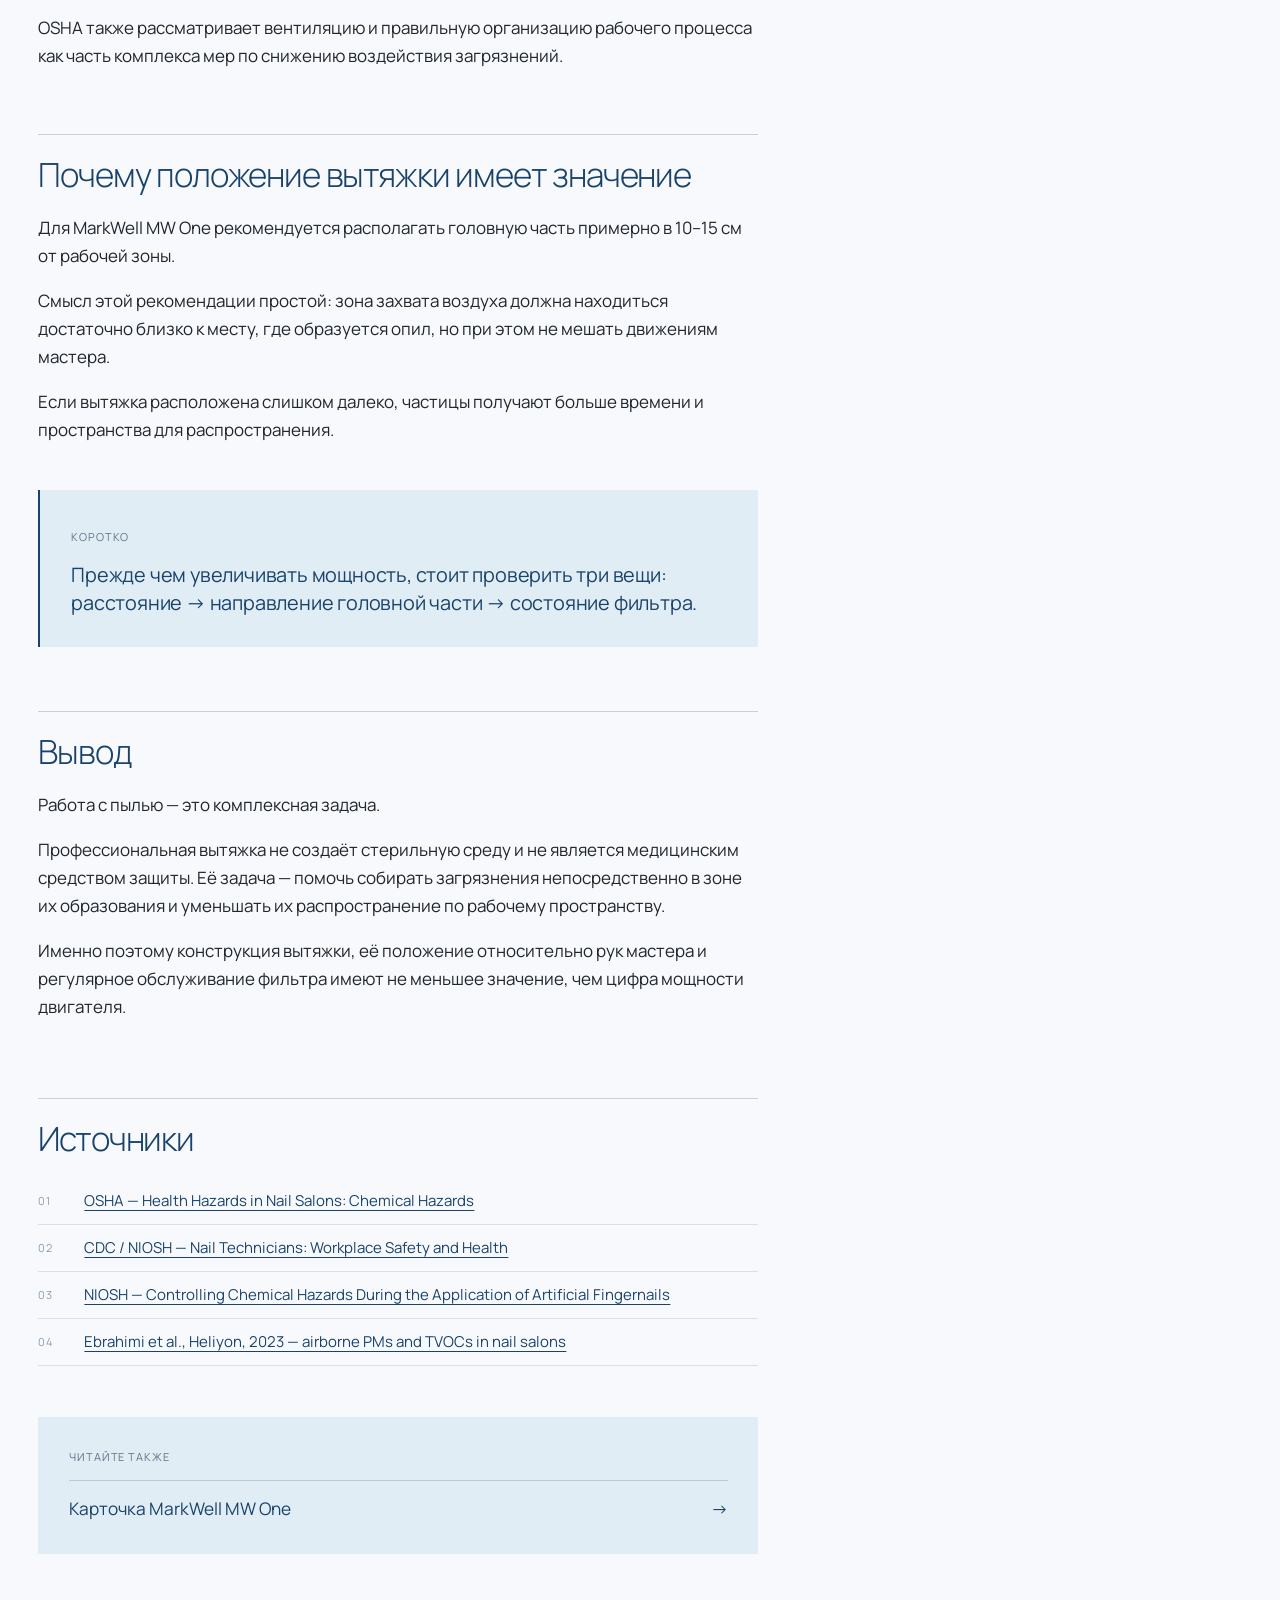
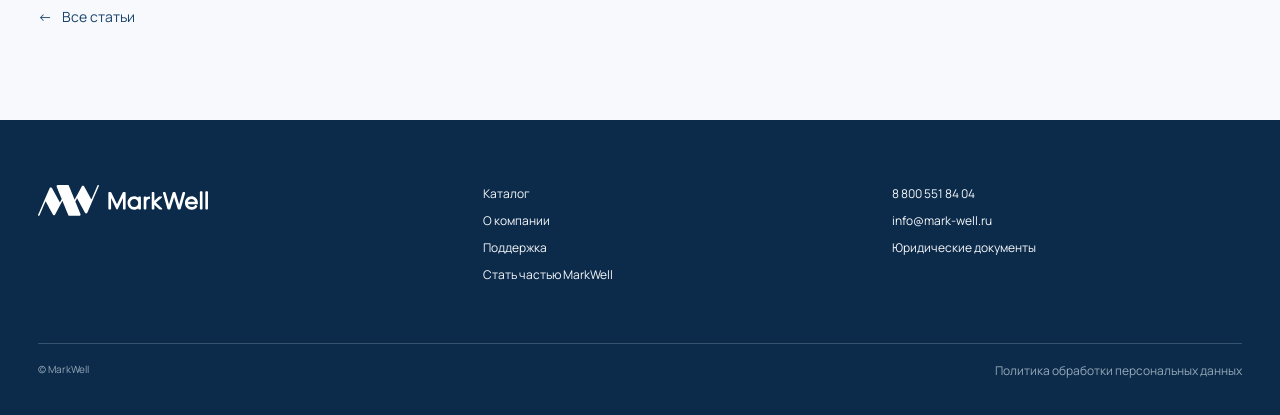
<file: blog/pyl-v-rabochey-zone-mastera/index.html>
<!doctype html>
<html lang="ru"><head><meta charset="utf-8"><meta name="viewport" content="width=device-width,initial-scale=1"><meta name="description" content="Что происходит с пылью во время маникюра и опила, зачем собирать её у источника и какую роль играет локальная вытяжка в рабочей зоне мастера."><title>Пыль при маникюре: зачем нужна вытяжка | MarkWell</title><link rel="preconnect" href="https://fonts.googleapis.com"><link href="https://fonts.googleapis.com/css2?family=Manrope:wght@200;400;500;600&display=swap" rel="stylesheet"><link rel="stylesheet" href="../../styles.css?v=nojs-1"></head>
<body class="page-body"><header class="site-header"><a class="brand" href="../../index.html"><img class="brand__logo" src="../../assets/markwell-logo-white.svg" alt="MarkWell"></a><button class="page-menu" data-menu-toggle aria-expanded="false" aria-controls="page-nav">Меню</button><nav class="site-nav" id="page-nav"><a href="../../catalog.html">Каталог</a><a href="../../company.html">О компании</a><a href="../../blog.html" aria-current="page">Блог</a><a href="../../support.html">Поддержка</a><a class="site-nav__cta" href="../../partners.html">Стать частью MarkWell</a></nav><div class="site-tools"><a href="../../catalog.html" aria-label="Поиск"><svg viewBox="0 0 24 24" aria-hidden="true"><circle cx="10.5" cy="10.5" r="6.8"/><path d="m15.5 15.5 5 5"/></svg><span>Поиск</span></a><a href="../../catalog.html" aria-label="Избранное"><svg viewBox="0 0 24 24" aria-hidden="true"><path d="M20.5 8.8c0 5-8.5 10.2-8.5 10.2S3.5 13.8 3.5 8.8A4.3 4.3 0 0 1 12 7.6a4.3 4.3 0 0 1 8.5 1.2Z"/></svg><span>Избранное</span></a><a href="../../support.html" aria-label="Войти"><svg viewBox="0 0 24 24" aria-hidden="true"><circle cx="12" cy="7.2" r="3.7"/><path d="M4.7 20c.7-4 3.1-6.2 7.3-6.2s6.6 2.2 7.3 6.2"/></svg><span>Войти</span></a><a href="../../catalog.html" aria-label="Корзина"><svg viewBox="0 0 24 24" aria-hidden="true"><path d="M5 8.5h14l-1 12H6l-1-12Z"/><path d="M9 10V6a3 3 0 0 1 6 0v4"/></svg><span>Корзина</span></a></div></header>
<main class="page-main">
<article class="article">
<header class="article-hero">
<nav class="article-crumbs" aria-label="Навигация"><a href="../../blog.html"><span aria-hidden="true">←</span> Блог</a></nav>
<h1>Пыль в рабочей зоне мастера: почему важно собирать её у источника</h1>
<div class="article-hero__meta"><span class="support-label">Рабочая среда</span><span class="support-label">3 минуты чтения</span></div>
</header>

<div class="article-layout">
<aside class="article-toc" aria-label="Содержание статьи">
<span class="support-label">Содержание</span>
<ol>
<li><a href="#air">Что попадает в воздух во время работы</a></li>
<li><a href="#source">Почему важно собирать пыль там, где она появляется</a></li>
<li><a href="#measures">Вытяжка — это не единственная мера</a></li>
<li><a href="#position">Почему положение вытяжки имеет значение</a></li>
<li><a href="#summary">Вывод</a></li>
<li><a href="#sources">Источники</a></li>
</ol>
</aside>

<div class="article-body">
<p class="article-lead">Во время маникюра и педикюра мастер постоянно работает с материалами, которые обрабатываются пилкой или фрезой. При снятии покрытия, коррекции и опиле образуются мелкие частицы, часть которых оседает на рабочей поверхности, инструментах и одежде, а часть может оставаться в воздухе.</p>
<p>Поэтому чистота рабочего места — это не только вопрос эстетики. Важно понимать, что происходит с пылью в момент её образования и как уменьшить её распространение по рабочей зоне.</p>

<h2 id="air">Что попадает в воздух во время работы</h2>
<p>Состав пыли зависит от конкретной процедуры и используемых материалов. Это могут быть частицы натурального ногтя, геля, акрила и других искусственных покрытий.</p>
<p>При этом рабочая среда nail-мастера — это не только пыль. В воздух также могут попадать пары и аэрозоли продуктов, используемых во время процедуры.</p>
<p>OSHA указывает, что сотрудники nail-салонов могут вдыхать пары, пыль и аэрозоли, образующиеся при работе с профессиональными материалами.</p>
<p>Исследования качества воздуха в nail-салонах также фиксируют наличие взвешенных частиц разных размеров и летучих органических соединений. Например, исследование 2023 года, проведённое в 49 салонах, оценивало концентрации частиц PM1–PM10 и суммарных летучих органических соединений в рабочей среде мастеров.</p>
<p>Это не означает, что каждая частица сама по себе обязательно представляет серьёзную угрозу. Но профессиональный мастер находится в такой среде регулярно и в течение многих часов, поэтому разумно уменьшать количество загрязнений непосредственно в рабочей зоне.</p>

<h2 id="source">Почему важно собирать пыль именно там, где она появляется</h2>
<p>У пыли есть одна простая особенность: чем дальше она успевает уйти от места образования, тем сложнее её собрать.</p>
<p>На частицы влияют:</p>
<ul>
<li>движение рук мастера</li>
<li>вращение фрезы</li>
<li>воздушные потоки в помещении</li>
<li>вентиляция</li>
<li>движение людей вокруг рабочего места</li>
</ul>
<p>Поэтому один из наиболее логичных подходов — перехватывать загрязнение максимально близко к источнику.</p>
<p>NIOSH отдельно рекомендует располагать локальную вытяжную вентиляцию как можно ближе к источнику загрязнений.</p>
<p>Именно поэтому при работе с вытяжкой имеет значение не только мощность двигателя, но и расположение зоны забора воздуха относительно рук мастера.</p>

<h2 id="measures">Вытяжка — это не единственная мера</h2>
<p>Важно не создавать ложного впечатления, что одна вытяжка полностью решает вопрос качества воздуха.</p>
<p>Локальная вытяжка помогает собирать пыль непосредственно в рабочей зоне и уменьшать её дальнейшее распространение. Но она не заменяет:</p>
<ul>
<li>общую вентиляцию помещения</li>
<li>регулярную уборку</li>
<li>своевременное обслуживание оборудования</li>
<li>соблюдение инструкций к профессиональным материалам</li>
<li>средства индивидуальной защиты в тех случаях, когда они необходимы</li>
</ul>
<p>OSHA также рассматривает вентиляцию и правильную организацию рабочего процесса как часть комплекса мер по снижению воздействия загрязнений.</p>

<h2 id="position">Почему положение вытяжки имеет значение</h2>
<p>Для MarkWell MW One рекомендуется располагать головную часть примерно в 10–15 см от рабочей зоны.</p>
<p>Смысл этой рекомендации простой: зона захвата воздуха должна находиться достаточно близко к месту, где образуется опил, но при этом не мешать движениям мастера.</p>
<p>Если вытяжка расположена слишком далеко, частицы получают больше времени и пространства для распространения.</p>

<aside class="article-callout">
<span class="support-label">Коротко</span>
<p>Прежде чем увеличивать мощность, стоит проверить три вещи: расстояние → направление головной части → состояние фильтра.</p>
</aside>

<h2 id="summary">Вывод</h2>
<p>Работа с пылью — это комплексная задача.</p>
<p>Профессиональная вытяжка не создаёт стерильную среду и не является медицинским средством защиты. Её задача — помочь собирать загрязнения непосредственно в зоне их образования и уменьшать их распространение по рабочему пространству.</p>
<p>Именно поэтому конструкция вытяжки, её положение относительно рук мастера и регулярное обслуживание фильтра имеют не меньшее значение, чем цифра мощности двигателя.</p>

<section class="article-sources" id="sources" aria-labelledby="sources-title">
<h2 id="sources-title">Источники</h2>
<ol>
<li><a href="https://www.osha.gov/nail-salons/chemical-hazards" target="_blank" rel="noopener">OSHA — Health Hazards in Nail Salons: Chemical Hazards</a></li>
<li><a href="https://www.cdc.gov/niosh/nail-technicians/about/index.html" target="_blank" rel="noopener">CDC / NIOSH — Nail Technicians: Workplace Safety and Health</a></li>
<li><a href="https://www.cdc.gov/niosh/docs/99-112/" target="_blank" rel="noopener">NIOSH — Controlling Chemical Hazards During the Application of Artificial Fingernails</a></li>
<li><a href="https://pubmed.ncbi.nlm.nih.gov/38144351/" target="_blank" rel="noopener">Ebrahimi et al., Heliyon, 2023 — airborne PMs and TVOCs in nail salons</a></li>
</ol>
</section>

<nav class="article-related" aria-label="Читайте также">
<span class="support-label">Читайте также</span>
<a href="../../catalog.html#mw-one-product">Карточка MarkWell MW One <span aria-hidden="true">→</span></a>
</nav>

<a class="article-back" href="../../blog.html"><span aria-hidden="true">←</span> Все статьи</a>
</div>
</div>
</article>
</main>
<footer class="site-footer"><div class="site-footer__grid"><a href="../../index.html"><img src="../../assets/markwell-logo-white.svg" alt="MarkWell"></a><nav><a href="../../catalog.html">Каталог</a><a href="../../company.html">О компании</a><a href="../../support.html">Поддержка</a><a href="../../partners.html">Стать частью MarkWell</a></nav><div class="site-footer__contacts"><a href="tel:88005518404">8 800 551 84 04</a><a href="mailto:info@mark-well.ru">info@mark-well.ru</a><a href="../../legal.html">Юридические документы</a></div></div><div class="site-footer__bottom"><span>© MarkWell</span><a href="../../legal.html#privacy">Политика обработки персональных данных</a></div></footer><script src="../../page.js?v=5"></script></body></html>
</file>
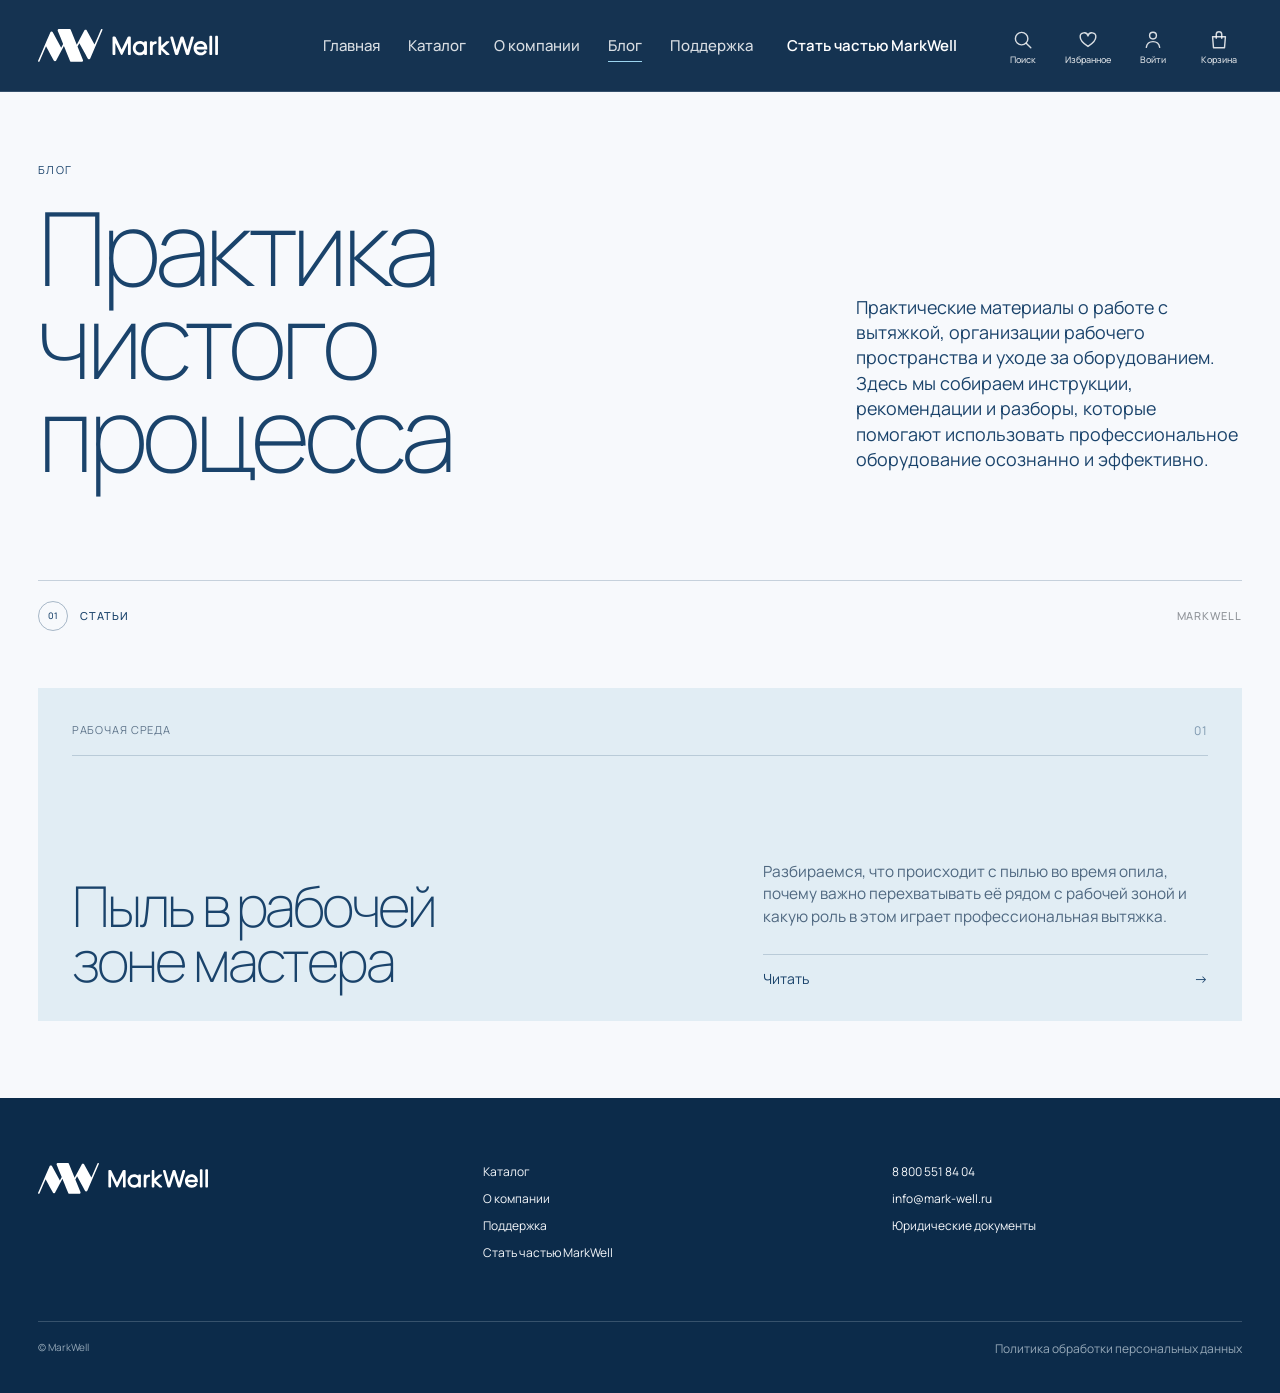
<file: blog.html>
<!doctype html>
<html lang="ru"><head><meta charset="utf-8"><meta name="viewport" content="width=device-width,initial-scale=1"><meta name="description" content="Практические материалы MarkWell о работе с вытяжкой, организации рабочего пространства и уходе за оборудованием."><title>Блог MarkWell</title><link rel="preconnect" href="https://fonts.googleapis.com"><link href="https://fonts.googleapis.com/css2?family=Manrope:wght@200;400;500;600&display=swap" rel="stylesheet"><link rel="stylesheet" href="styles.css?v=nojs-1"></head>
<body class="page-body"><header class="site-header"><a class="brand" href="index.html"><img class="brand__logo" src="assets/markwell-logo-white.svg" alt="MarkWell"></a><button class="page-menu" data-menu-toggle aria-expanded="false" aria-controls="page-nav">Меню</button><nav class="site-nav" id="page-nav"><a href="catalog.html">Каталог</a><a href="company.html">О компании</a><a href="blog.html" aria-current="page">Блог</a><a href="support.html">Поддержка</a><a class="site-nav__cta" href="partners.html">Стать частью MarkWell</a></nav><div class="site-tools"><a href="catalog.html" aria-label="Поиск"><svg viewBox="0 0 24 24" aria-hidden="true"><circle cx="10.5" cy="10.5" r="6.8"/><path d="m15.5 15.5 5 5"/></svg><span>Поиск</span></a><a href="catalog.html" aria-label="Избранное"><svg viewBox="0 0 24 24" aria-hidden="true"><path d="M20.5 8.8c0 5-8.5 10.2-8.5 10.2S3.5 13.8 3.5 8.8A4.3 4.3 0 0 1 12 7.6a4.3 4.3 0 0 1 8.5 1.2Z"/></svg><span>Избранное</span></a><a href="support.html" aria-label="Войти"><svg viewBox="0 0 24 24" aria-hidden="true"><circle cx="12" cy="7.2" r="3.7"/><path d="M4.7 20c.7-4 3.1-6.2 7.3-6.2s6.6 2.2 7.3 6.2"/></svg><span>Войти</span></a><a href="catalog.html" aria-label="Корзина"><svg viewBox="0 0 24 24" aria-hidden="true"><path d="M5 8.5h14l-1 12H6l-1-12Z"/><path d="M9 10V6a3 3 0 0 1 6 0v4"/></svg><span>Корзина</span></a></div></header>
<main class="page-main">
<section class="page-hero blog-hero">
<div><p class="page-kicker">Блог</p><h1>Практика чистого процесса</h1></div>
<p class="page-hero__intro">Практические материалы о работе с вытяжкой, организации рабочего пространства и уходе за оборудованием. Здесь мы собираем инструкции, рекомендации и разборы, которые помогают использовать профессиональное оборудование осознанно и эффективно.</p>
</section>

<section class="page-section blog-section">
<div class="company-top"><p class="block-index"><span>01</span>Статьи</p><p class="company-top__meta">MarkWell</p></div>
<div class="blog-cards">
<article class="blog-card">
<a class="blog-card__link" href="blog/pyl-v-rabochey-zone-mastera/">
<div class="blog-card__meta"><span class="support-label">Рабочая среда</span><span class="blog-card__index">01</span></div>
<h2>Пыль в рабочей зоне мастера</h2>
<p>Разбираемся, что происходит с пылью во время опила, почему важно перехватывать её рядом с рабочей зоной и какую роль в этом играет профессиональная вытяжка.</p>
<span class="blog-card__read">Читать <span aria-hidden="true">→</span></span>
</a>
</article>
</div>
</section>
</main>
<footer class="site-footer"><div class="site-footer__grid"><a href="index.html"><img src="assets/markwell-logo-white.svg" alt="MarkWell"></a><nav><a href="catalog.html">Каталог</a><a href="company.html">О компании</a><a href="support.html">Поддержка</a><a href="partners.html">Стать частью MarkWell</a></nav><div class="site-footer__contacts"><a href="tel:88005518404">8 800 551 84 04</a><a href="mailto:info@mark-well.ru">info@mark-well.ru</a><a href="legal.html">Юридические документы</a></div></div><div class="site-footer__bottom"><span>© MarkWell</span><a href="legal.html#privacy">Политика обработки персональных данных</a></div></footer><script src="page.js?v=5"></script></body></html>
</file>
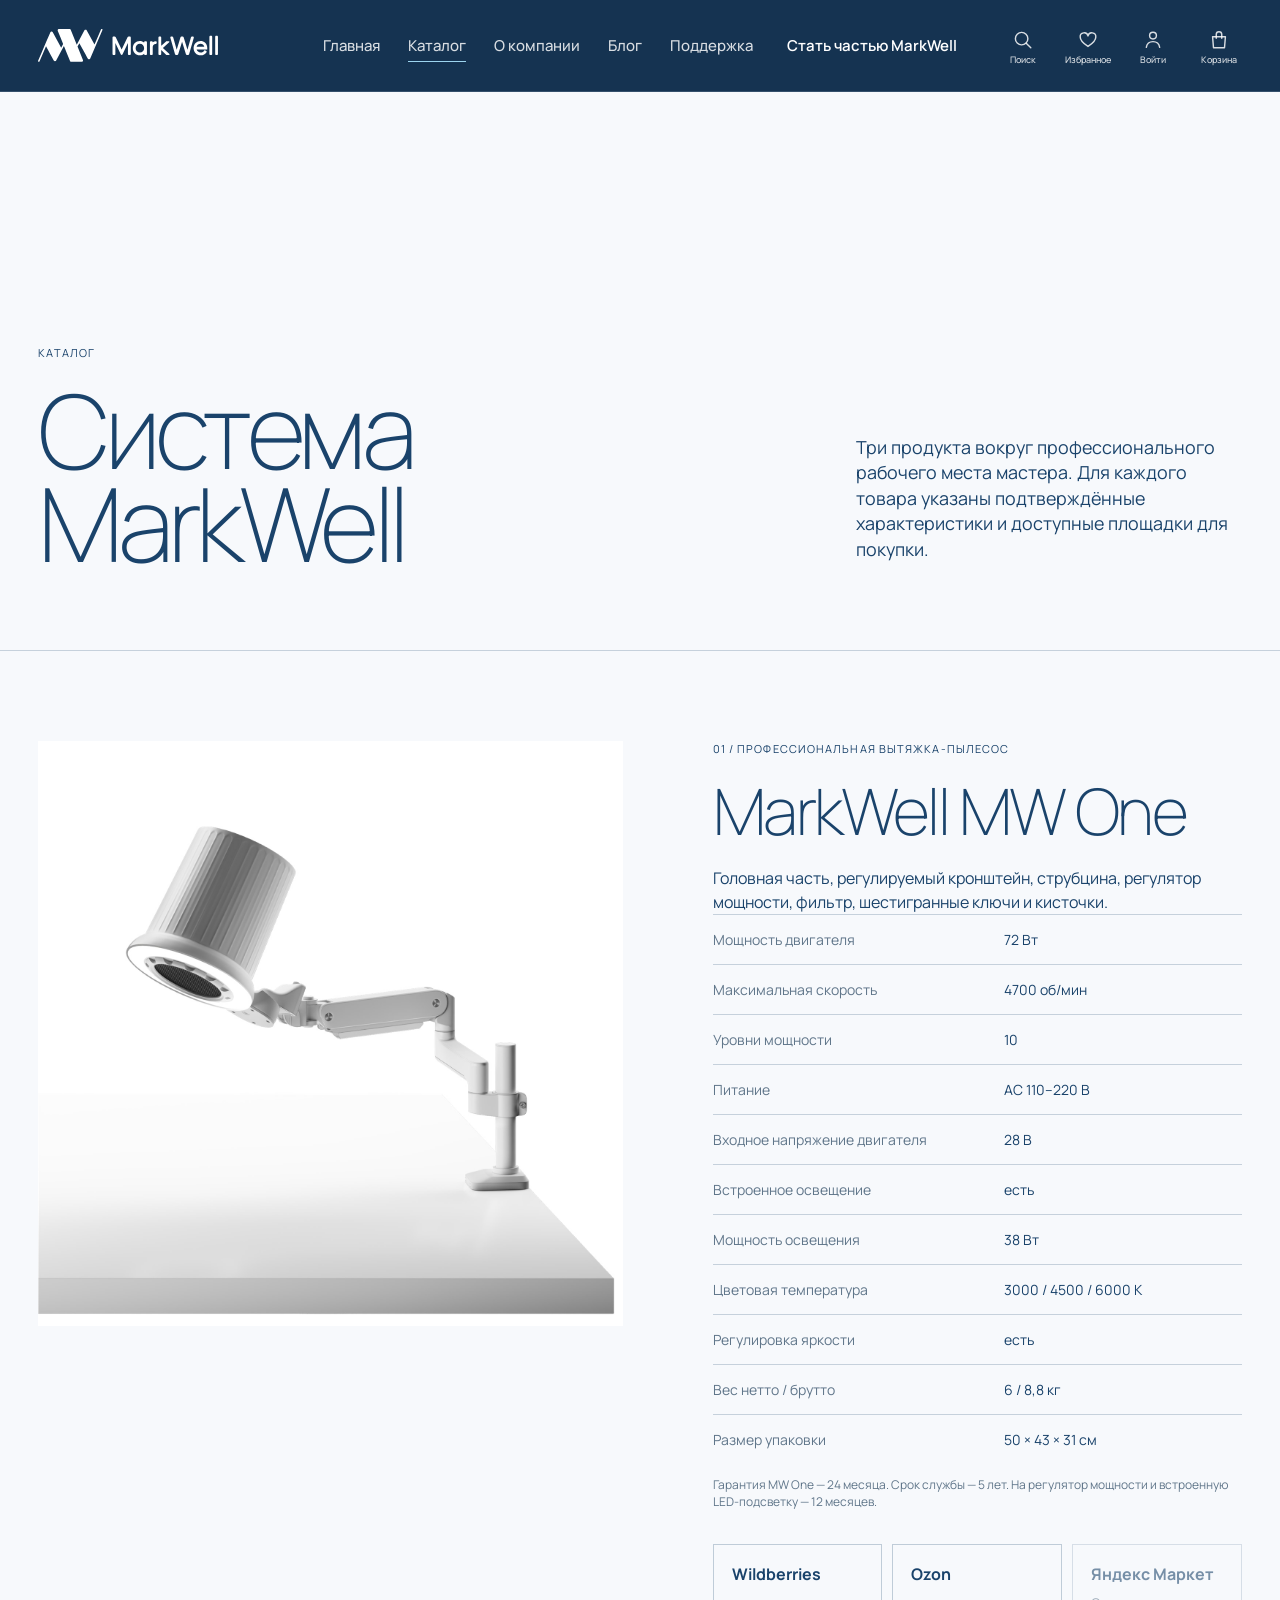
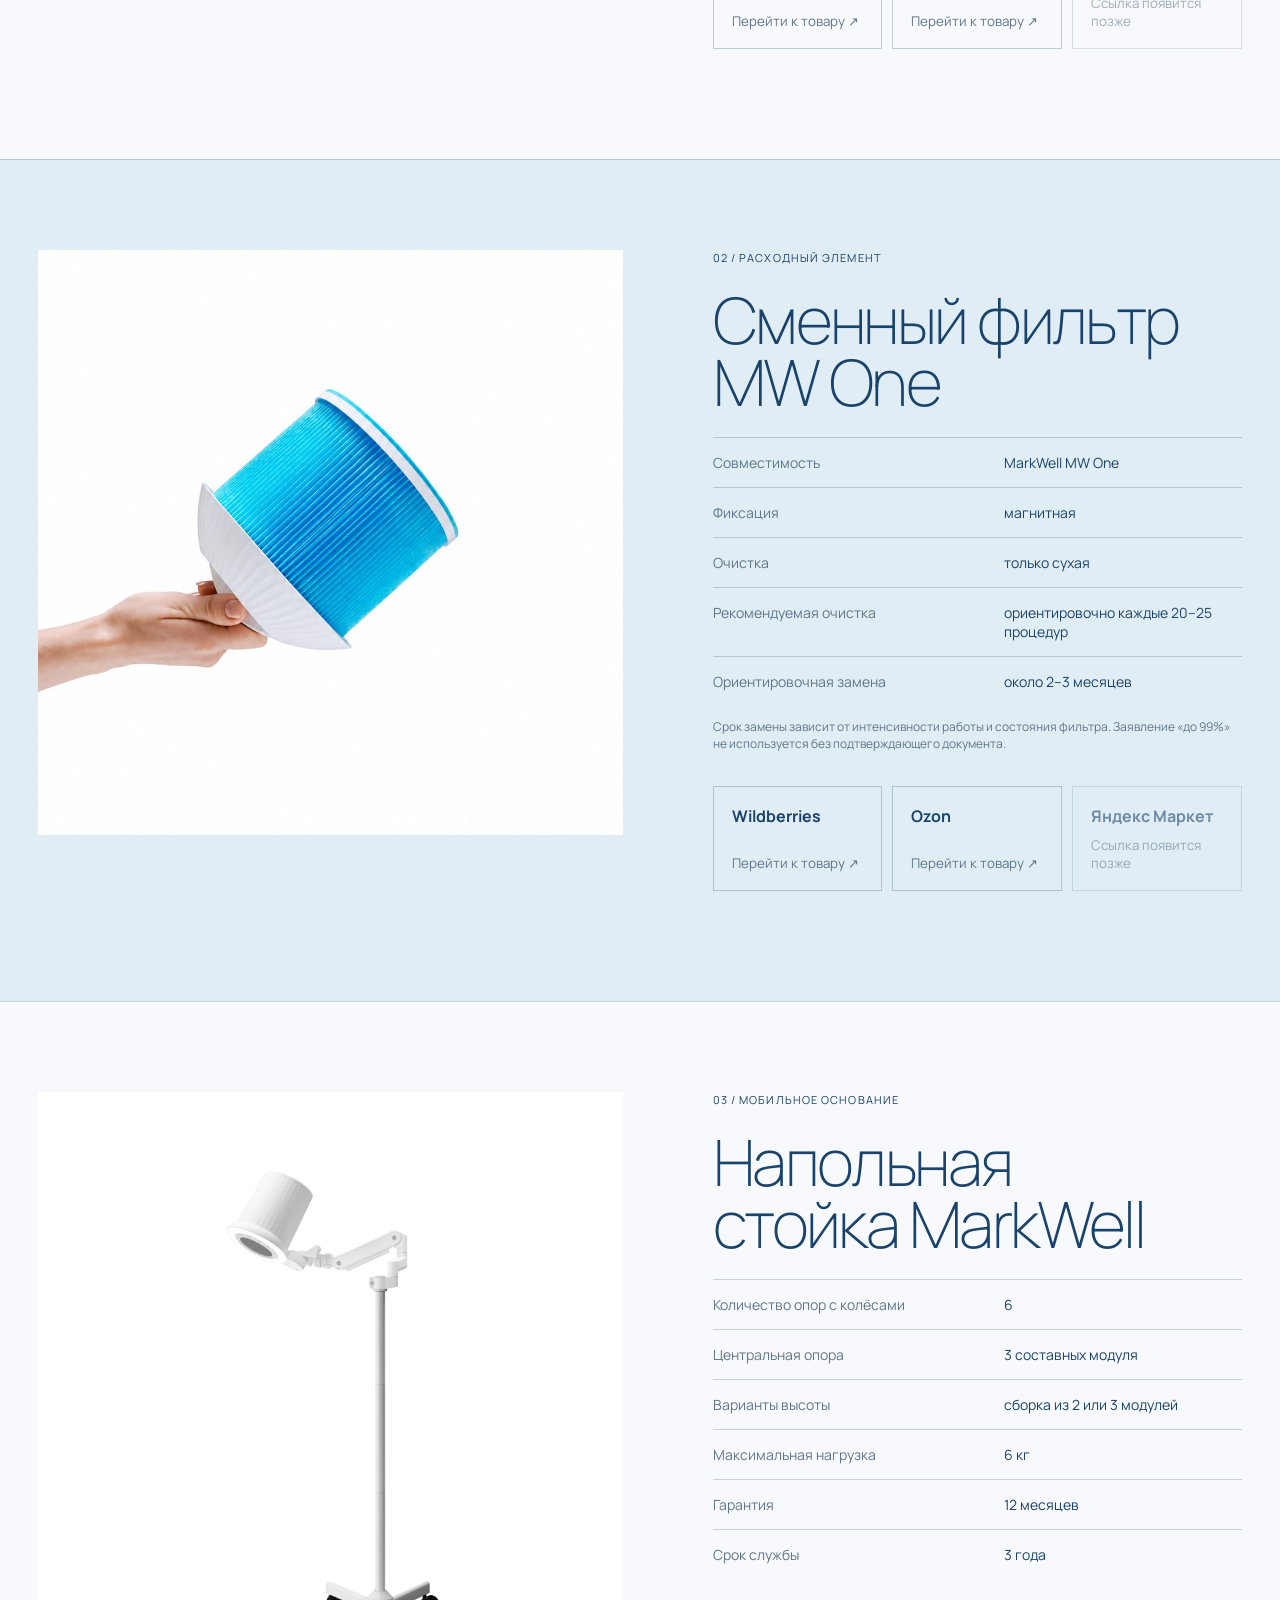
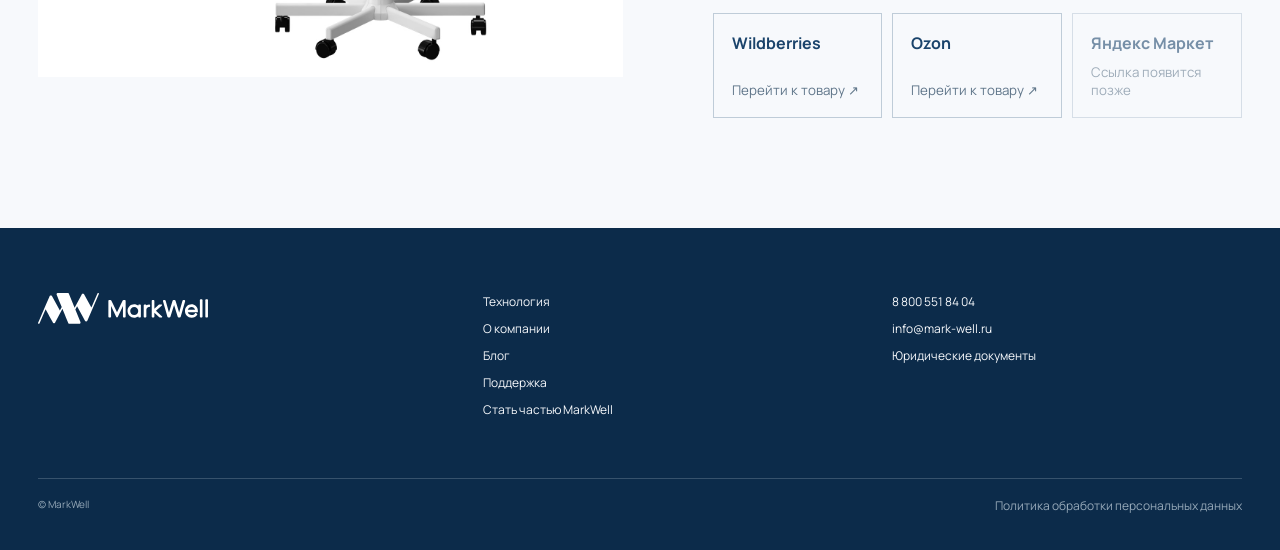
<file: catalog.html>
<!doctype html>
<html lang="ru"><head><meta charset="utf-8"><meta name="viewport" content="width=device-width,initial-scale=1"><meta name="description" content="Каталог MarkWell: вытяжка MW One, сменный фильтр и напольная стойка."><title>Каталог MarkWell</title><link rel="preconnect" href="https://fonts.googleapis.com"><link href="https://fonts.googleapis.com/css2?family=Manrope:wght@200;400;500;600&display=swap" rel="stylesheet"><link rel="stylesheet" href="styles.css?v=nojs-1"></head>
<body class="page-body"><header class="site-header"><a class="brand" href="index.html"><img class="brand__logo" src="assets/markwell-logo-white.svg" alt="MarkWell"></a><button class="page-menu" data-menu-toggle aria-expanded="false" aria-controls="page-nav">Меню</button><nav class="site-nav" id="page-nav"><a href="catalog.html" aria-current="page">Каталог</a><a href="company.html">О компании</a><a href="blog.html">Блог</a><a href="support.html">Поддержка</a><a class="site-nav__cta" href="partners.html">Стать частью MarkWell</a></nav><div class="site-tools"><a href="catalog.html" aria-label="Поиск"><svg viewBox="0 0 24 24" aria-hidden="true"><circle cx="10.5" cy="10.5" r="6.8"/><path d="m15.5 15.5 5 5"/></svg><span>Поиск</span></a><a href="catalog.html" aria-label="Избранное"><svg viewBox="0 0 24 24" aria-hidden="true"><path d="M20.5 8.8c0 5-8.5 10.2-8.5 10.2S3.5 13.8 3.5 8.8A4.3 4.3 0 0 1 12 7.6a4.3 4.3 0 0 1 8.5 1.2Z"/></svg><span>Избранное</span></a><a href="support.html" aria-label="Войти"><svg viewBox="0 0 24 24" aria-hidden="true"><circle cx="12" cy="7.2" r="3.7"/><path d="M4.7 20c.7-4 3.1-6.2 7.3-6.2s6.6 2.2 7.3 6.2"/></svg><span>Войти</span></a><a href="catalog.html" aria-label="Корзина"><svg viewBox="0 0 24 24" aria-hidden="true"><path d="M5 8.5h14l-1 12H6l-1-12Z"/><path d="M9 10V6a3 3 0 0 1 6 0v4"/></svg><span>Корзина</span></a></div></header>
<main class="page-main"><section class="page-hero"><div><p class="page-kicker">Каталог</p><h1>Система MarkWell</h1></div><p class="page-hero__intro">Три продукта вокруг профессионального рабочего места мастера. Для каждого товара указаны подтверждённые характеристики и доступные площадки для покупки.</p></section>
<section class="page-section" id="mw-one-product"><div class="product-page-grid"><img class="page-image" src="assets/catalog-mw-one.jpg" alt="MarkWell MW One" loading="lazy"><div><p class="block-index">01 / Профессиональная вытяжка-пылесос</p><h2>MarkWell MW One</h2><p class="page-section__lead">Головная часть, регулируемый кронштейн, струбцина, регулятор мощности, фильтр, шестигранные ключи и кисточки.</p><table class="spec-table"><tbody><tr><th>Мощность двигателя</th><td>72 Вт</td></tr><tr><th>Максимальная скорость</th><td>4700 об/мин</td></tr><tr><th>Уровни мощности</th><td>10</td></tr><tr><th>Питание</th><td>AC 110–220 В</td></tr><tr><th>Входное напряжение двигателя</th><td>28 В</td></tr><tr><th>Встроенное освещение</th><td>есть</td></tr><tr><th>Мощность освещения</th><td>38 Вт</td></tr><tr><th>Цветовая температура</th><td>3000 / 4500 / 6000 К</td></tr><tr><th>Регулировка яркости</th><td>есть</td></tr><tr><th>Вес нетто / брутто</th><td>6 / 8,8 кг</td></tr><tr><th>Размер упаковки</th><td>50 × 43 × 31 см</td></tr></tbody></table><p class="status-note">Гарантия MW One — 24 месяца. Срок службы — 5 лет. На регулятор мощности и встроенную LED-подсветку — 12 месяцев.</p><div class="purchase-row"><a class="purchase-item" href="https://www.wildberries.ru/catalog/253767376/detail.aspx?targetUrl=SN" target="_blank" rel="noopener"><strong>Wildberries</strong><small>Перейти к товару ↗</small></a><a class="purchase-item" href="https://ozon.ru/t/1f20yl0" target="_blank" rel="noopener"><strong>Ozon</strong><small>Перейти к товару ↗</small></a><div class="purchase-item purchase-item--pending"><strong>Яндекс Маркет</strong><small>Ссылка появится позже</small></div></div></div></div></section>
<section class="page-section page-section--ice" id="filter-product"><div class="product-page-grid"><img class="page-image page-image--cover" src="assets/catalog-filter.jpg" alt="Сменный фильтр MW One" loading="lazy"><div><p class="block-index">02 / Расходный элемент</p><h2>Сменный фильтр MW One</h2><table class="spec-table"><tbody><tr><th>Совместимость</th><td>MarkWell MW One</td></tr><tr><th>Фиксация</th><td>магнитная</td></tr><tr><th>Очистка</th><td>только сухая</td></tr><tr><th>Рекомендуемая очистка</th><td>ориентировочно каждые 20–25 процедур</td></tr><tr><th>Ориентировочная замена</th><td>около 2–3 месяцев</td></tr></tbody></table><p class="status-note">Срок замены зависит от интенсивности работы и состояния фильтра. Заявление «до 99%» не используется без подтверждающего документа.</p><div class="purchase-row"><a class="purchase-item" href="https://www.wildberries.ru/catalog/262047992/detail.aspx?targetUrl=SN" target="_blank" rel="noopener"><strong>Wildberries</strong><small>Перейти к товару ↗</small></a><a class="purchase-item" href="https://ozon.ru/t/zL7kalE" target="_blank" rel="noopener"><strong>Ozon</strong><small>Перейти к товару ↗</small></a><div class="purchase-item purchase-item--pending"><strong>Яндекс Маркет</strong><small>Ссылка появится позже</small></div></div></div></div></section>
<section class="page-section" id="stand-product"><div class="product-page-grid"><img class="page-image" src="assets/catalog-stand.jpg" alt="Напольная стойка MarkWell" loading="lazy"><div><p class="block-index">03 / Мобильное основание</p><h2>Напольная стойка MarkWell</h2><table class="spec-table"><tbody><tr><th>Количество опор с колёсами</th><td>6</td></tr><tr><th>Центральная опора</th><td>3 составных модуля</td></tr><tr><th>Варианты высоты</th><td>сборка из 2 или 3 модулей</td></tr><tr><th>Максимальная нагрузка</th><td>6 кг</td></tr><tr><th>Гарантия</th><td>12 месяцев</td></tr><tr><th>Срок службы</th><td>3 года</td></tr></tbody></table><div class="purchase-row"><a class="purchase-item" href="https://www.wildberries.ru/catalog/253767376/detail.aspx?targetUrl=SN" target="_blank" rel="noopener"><strong>Wildberries</strong><small>Перейти к товару ↗</small></a><a class="purchase-item" href="https://ozon.ru/t/zL7kalE" target="_blank" rel="noopener"><strong>Ozon</strong><small>Перейти к товару ↗</small></a><div class="purchase-item purchase-item--pending"><strong>Яндекс Маркет</strong><small>Ссылка появится позже</small></div></div></div></div></section></main>
<footer class="site-footer"><div class="site-footer__grid"><a href="index.html"><img src="assets/markwell-logo-white.svg" alt="MarkWell"></a><nav><a href="index.html#technology">Технология</a><a href="company.html">О компании</a><a href="blog.html">Блог</a><a href="support.html">Поддержка</a><a href="partners.html">Стать частью MarkWell</a></nav><div class="site-footer__contacts"><a href="tel:88005518404">8 800 551 84 04</a><a href="mailto:info@mark-well.ru">info@mark-well.ru</a><a href="legal.html">Юридические документы</a></div></div><div class="site-footer__bottom"><span>© MarkWell</span><a href="legal.html#privacy">Политика обработки персональных данных</a></div></footer><script src="page.js?v=5"></script></body></html>
</file>
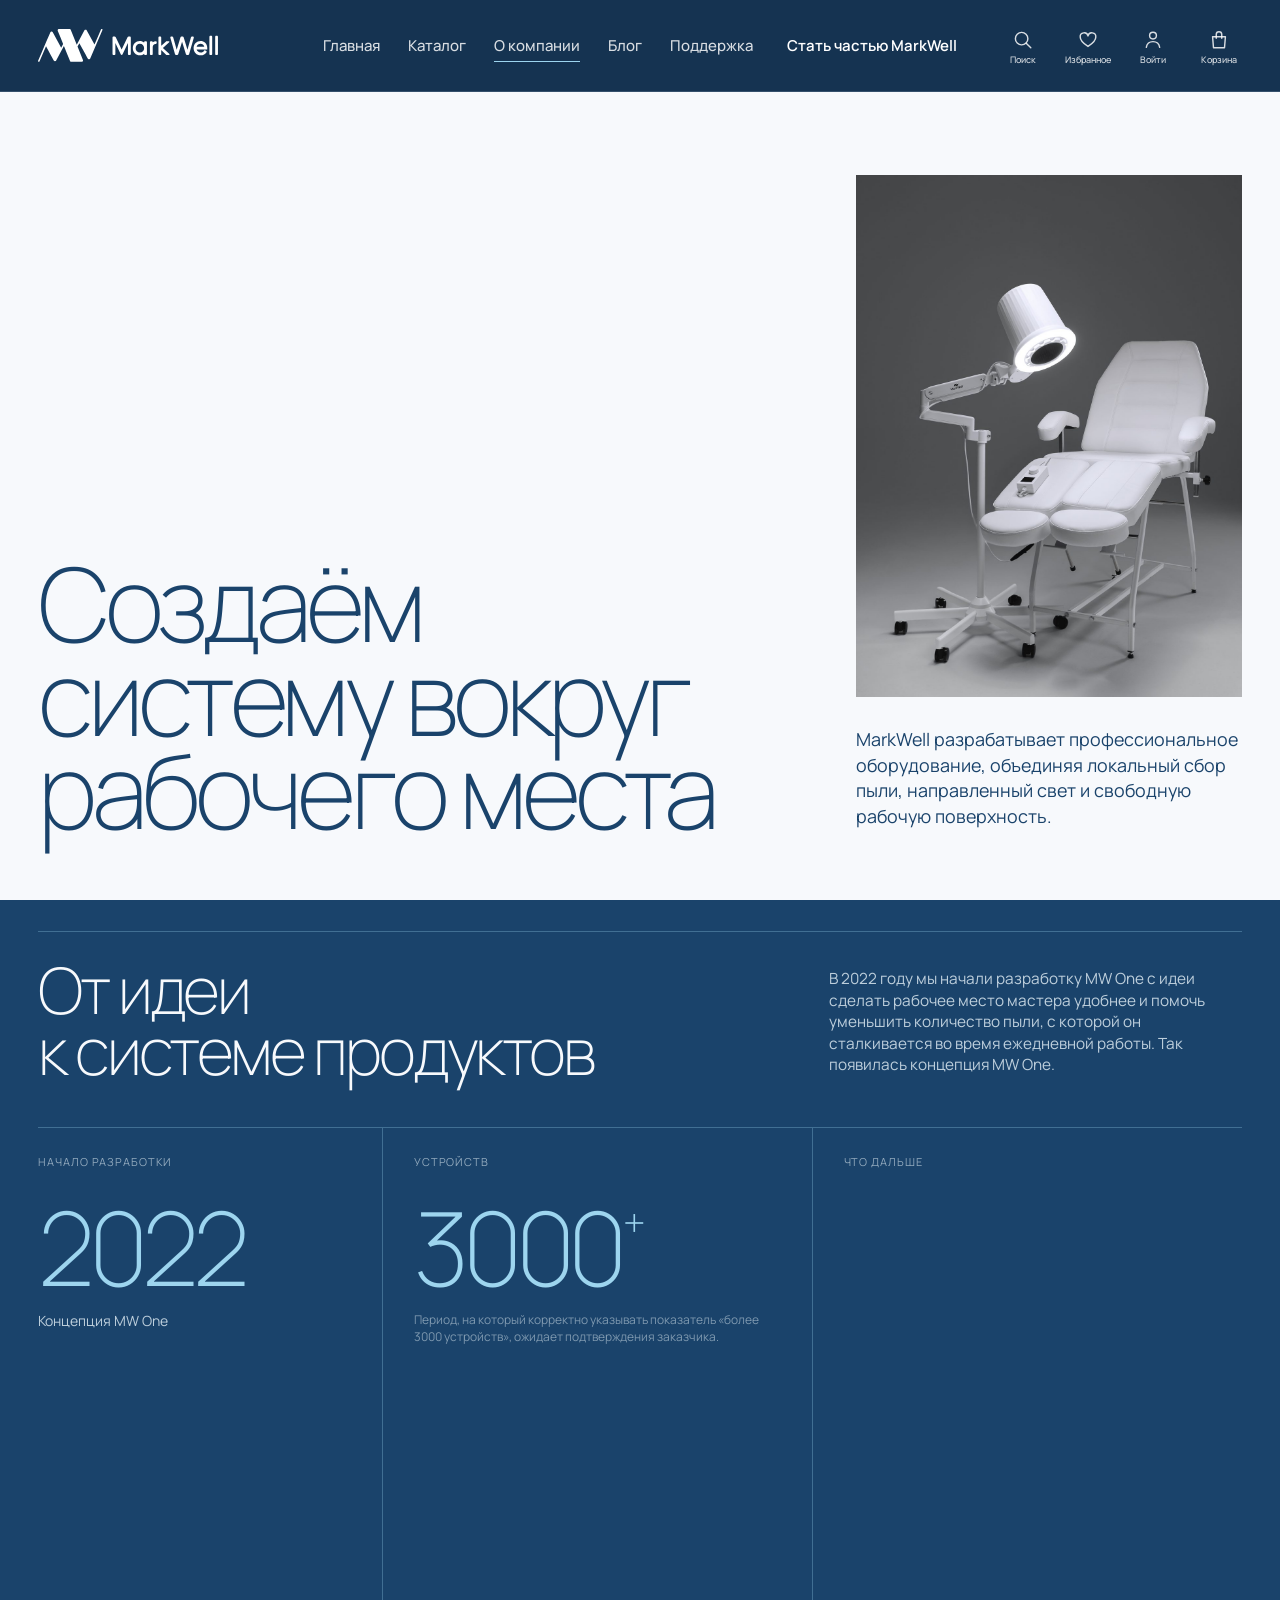
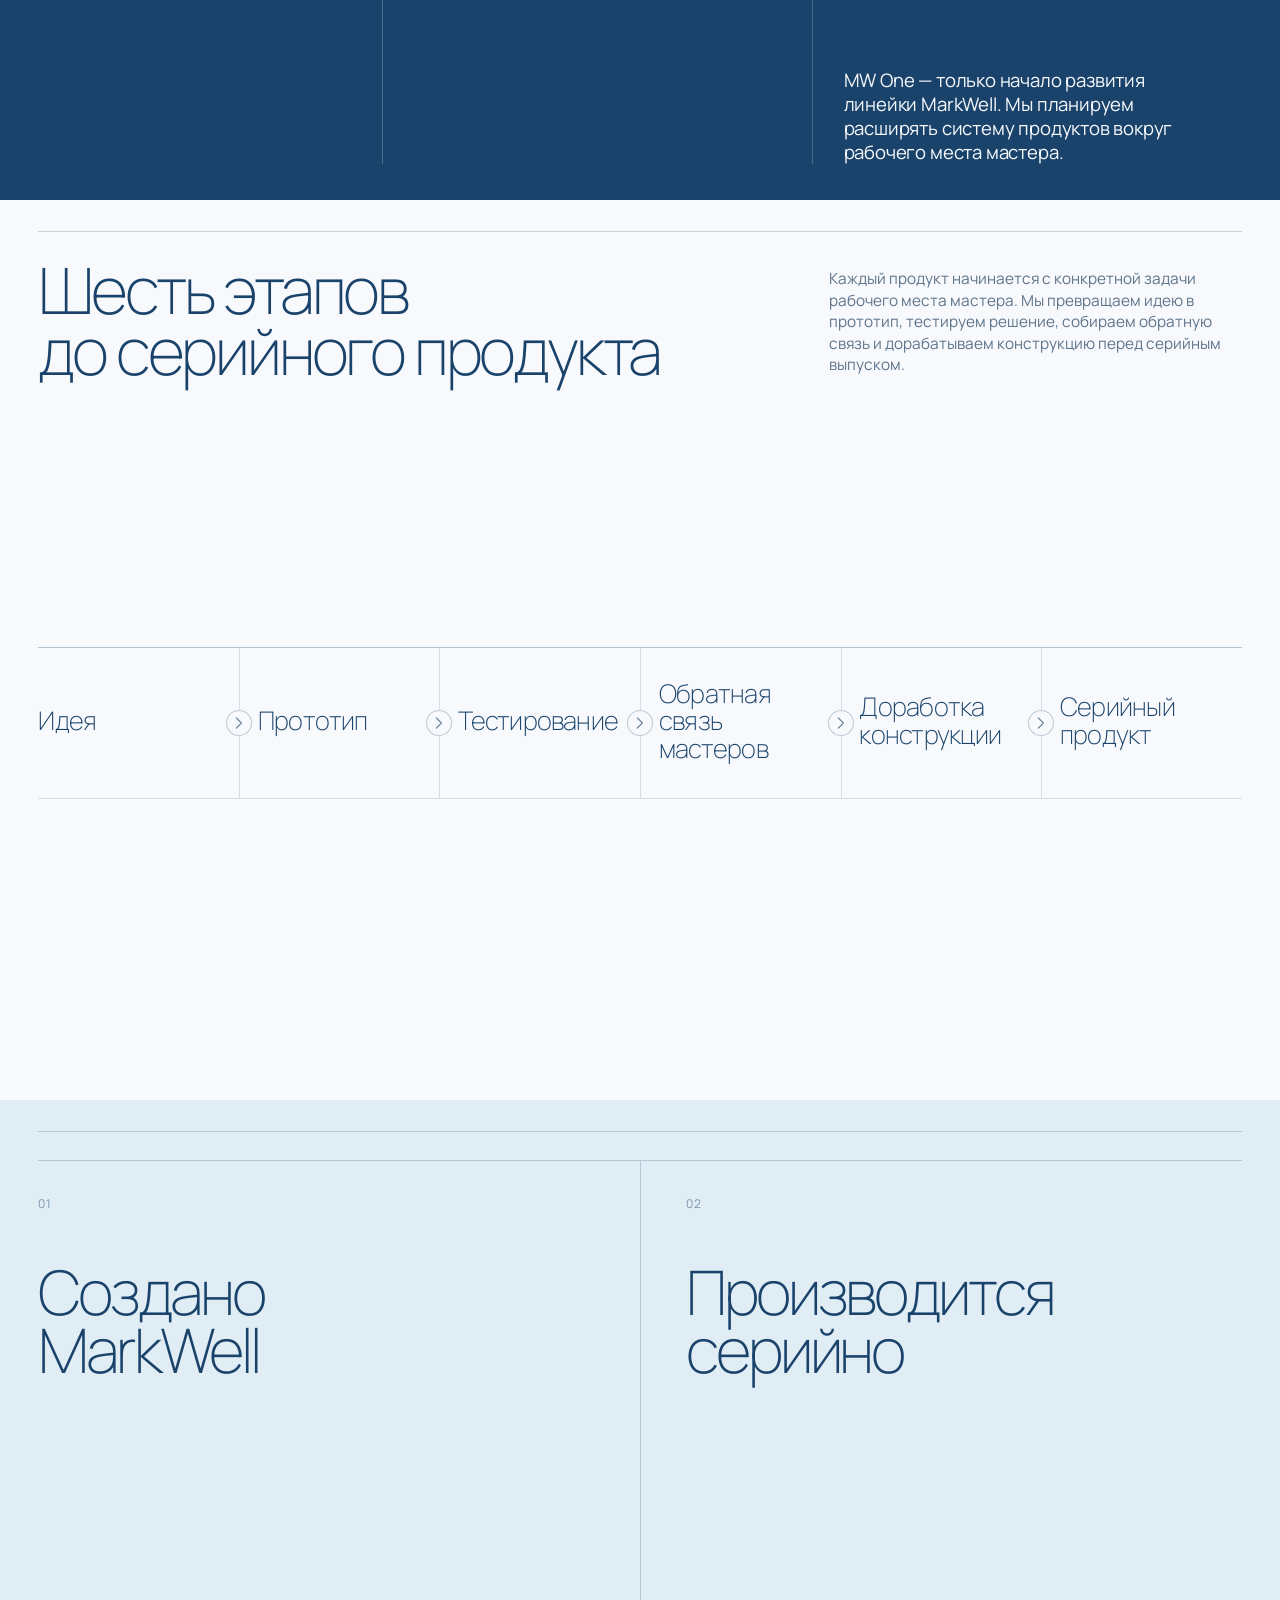
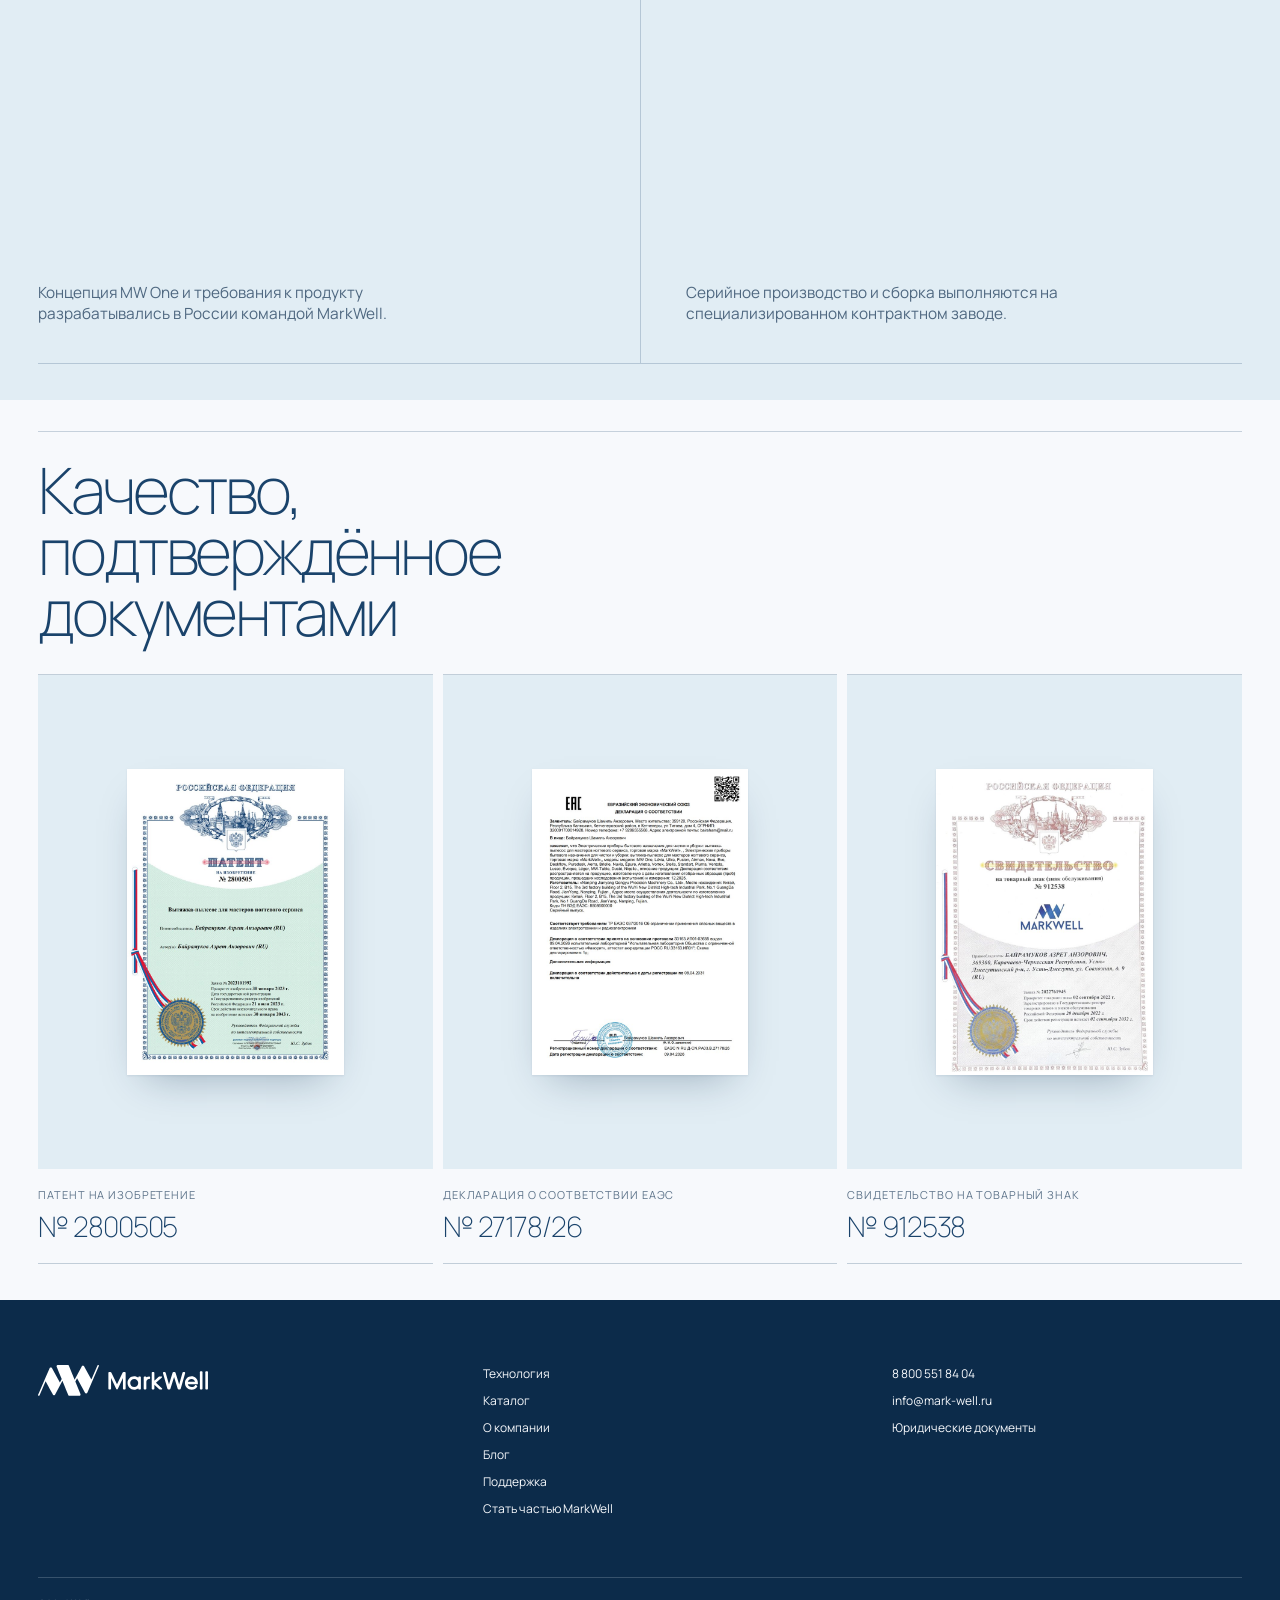
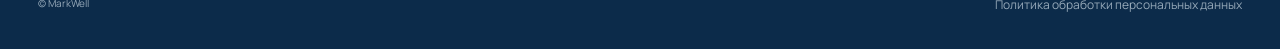
<file: company.html>
<!doctype html>
<html lang="ru"><head><meta charset="utf-8"><meta name="viewport" content="width=device-width,initial-scale=1"><meta name="description" content="История MarkWell, процесс разработки MW One, серийное производство и документы о качестве."><title>О компании MarkWell</title><link rel="preconnect" href="https://fonts.googleapis.com"><link href="https://fonts.googleapis.com/css2?family=Manrope:wght@200;400;500;600&display=swap" rel="stylesheet"><link rel="stylesheet" href="styles.css?v=nojs-1"></head>
<body class="page-body"><header class="site-header"><a class="brand" href="index.html" aria-label="MarkWell — главная"><img class="brand__logo" src="assets/markwell-logo-white.svg" alt="MarkWell"></a><button class="page-menu" data-menu-toggle aria-expanded="false" aria-controls="page-nav">Меню</button><nav class="site-nav" id="page-nav" aria-label="Основная навигация"><a href="catalog.html">Каталог</a><a href="company.html" aria-current="page">О компании</a><a href="blog.html">Блог</a><a href="support.html">Поддержка</a><a class="site-nav__cta" href="partners.html">Стать частью MarkWell</a></nav><div class="site-tools"><a href="catalog.html" aria-label="Поиск"><svg viewBox="0 0 24 24" aria-hidden="true"><circle cx="10.5" cy="10.5" r="6.8"/><path d="m15.5 15.5 5 5"/></svg><span>Поиск</span></a><a href="catalog.html" aria-label="Избранное"><svg viewBox="0 0 24 24" aria-hidden="true"><path d="M20.5 8.8c0 5-8.5 10.2-8.5 10.2S3.5 13.8 3.5 8.8A4.3 4.3 0 0 1 12 7.6a4.3 4.3 0 0 1 8.5 1.2Z"/></svg><span>Избранное</span></a><a href="support.html" aria-label="Войти"><svg viewBox="0 0 24 24" aria-hidden="true"><circle cx="12" cy="7.2" r="3.7"/><path d="M4.7 20c.7-4 3.1-6.2 7.3-6.2s6.6 2.2 7.3 6.2"/></svg><span>Войти</span></a><a href="catalog.html" aria-label="Корзина"><svg viewBox="0 0 24 24" aria-hidden="true"><path d="M5 8.5h14l-1 12H6l-1-12Z"/><path d="M9 10V6a3 3 0 0 1 6 0v4"/></svg><span>Корзина</span></a></div></header>
<main class="page-main"><section class="page-hero company-hero"><div><p class="page-kicker">О компании</p><h1>Создаём систему вокруг рабочего места</h1></div><div class="company-hero__aside"><figure class="company-hero__visual"><img src="assets/company-hero.jpg" alt="MarkWell MW One на процедурном кресле" loading="lazy"></figure><p class="page-hero__intro">MarkWell разрабатывает профессиональное оборудование, объединяя локальный сбор пыли, направленный свет и свободную рабочую поверхность.</p></div></section>
<section class="page-section page-section--deep company-story">
<div class="company-top"><p class="block-index"><span>01</span>История, цифры и планы</p><p class="company-top__meta">MarkWell</p></div>
<div class="company-head"><h2>От идеи<br>к системе продуктов</h2><p class="page-section__lead">В 2022 году мы начали разработку MW One с идеи сделать рабочее место мастера удобнее и помочь уменьшить количество пыли, с которой он сталкивается во время ежедневной работы. Так появилась концепция MW One.</p></div>
<div class="company-facts">
<div class="company-fact"><span class="company-fact__label">Начало разработки</span><strong class="company-fact__value">2022</strong><p>Концепция MW One</p></div>
<div class="company-fact"><span class="company-fact__label">Устройств</span><strong class="company-fact__value">3000<sup>+</sup></strong><p class="status-note">Период, на который корректно указывать показатель «более 3000 устройств», ожидает подтверждения заказчика.</p></div>
<div class="company-fact company-fact--text"><span class="company-fact__label">Что дальше</span><p>MW One — только начало развития линейки MarkWell. Мы планируем расширять систему продуктов вокруг рабочего места мастера.</p></div>
</div>
</section>
<section class="page-section company-process">
<div class="company-top"><p class="block-index"><span>02</span>Как мы разрабатываем оборудование</p><p class="company-top__meta">MarkWell</p></div>
<div class="company-head"><h2>Шесть этапов<br>до серийного продукта</h2><p class="page-section__lead">Каждый продукт начинается с конкретной задачи рабочего места мастера. Мы превращаем идею в прототип, тестируем решение, собираем обратную связь и дорабатываем конструкцию перед серийным выпуском.</p></div>
<ol class="company-steps"><li><p>Идея</p></li><li><p>Прототип</p></li><li><p>Тестирование</p></li><li><p>Обратная связь мастеров</p></li><li><p>Доработка конструкции</p></li><li><p>Серийный продукт</p></li></ol>
</section>
<section class="page-section page-section--ice company-production">
<div class="company-top"><p class="block-index"><span>03</span>Разработка и производство</p><p class="company-top__meta">MarkWell</p></div>
<div class="company-split">
<article class="company-statement"><span class="company-statement__index">01</span><h2>Создано<br>MarkWell</h2><p>Концепция MW One и требования к продукту разрабатывались в России командой MarkWell.</p></article>
<article class="company-statement"><span class="company-statement__index">02</span><h2>Производится<br>серийно</h2><p>Серийное производство и сборка выполняются на специализированном контрактном заводе.</p></article>
</div>
</section>
<section class="page-section company-documents" id="documents">
<div class="company-top"><p class="block-index"><span>04</span>Документы</p><p class="company-top__meta">MarkWell</p></div>
<div class="company-head"><h2>Качество, подтверждённое<br>документами</h2></div>
<div class="company-docs">
<article class="company-doc"><div class="company-doc__sheet"><img src="assets/doc-patent.jpg" width="720" height="1018" alt="Патент на изобретение № 2800505" loading="lazy" draggable="false"></div><div class="company-doc__info"><span class="company-doc__type">Патент на изобретение</span><h3>№ 2800505</h3></div></article>
<article class="company-doc"><div class="company-doc__sheet"><img src="assets/doc-declaration.jpg" width="720" height="1018" alt="Декларация о соответствии ЕАЭС N RU Д-CN.PA03.B.27178/26" loading="lazy" draggable="false"></div><div class="company-doc__info"><span class="company-doc__type">Декларация о соответствии ЕАЭС</span><h3>№ 27178/26</h3></div></article>
<article class="company-doc"><div class="company-doc__sheet"><img src="assets/doc-trademark.jpg" width="720" height="1018" alt="Свидетельство на товарный знак MarkWell № 912538" loading="lazy" draggable="false"></div><div class="company-doc__info"><span class="company-doc__type">Свидетельство на товарный знак</span><h3>№ 912538</h3></div></article>
</div>
</section></main>
<footer class="site-footer"><div class="site-footer__grid"><a href="index.html"><img src="assets/markwell-logo-white.svg" alt="MarkWell"></a><nav><a href="index.html#technology">Технология</a><a href="catalog.html">Каталог</a><a href="company.html">О компании</a><a href="blog.html">Блог</a><a href="support.html">Поддержка</a><a href="partners.html">Стать частью MarkWell</a></nav><div class="site-footer__contacts"><a href="tel:88005518404">8 800 551 84 04</a><a href="mailto:info@mark-well.ru">info@mark-well.ru</a><a href="legal.html">Юридические документы</a></div></div><div class="site-footer__bottom"><span>© MarkWell</span><a href="legal.html#privacy">Политика обработки персональных данных</a></div></footer><script src="page.js?v=5"></script></body></html>
</file>
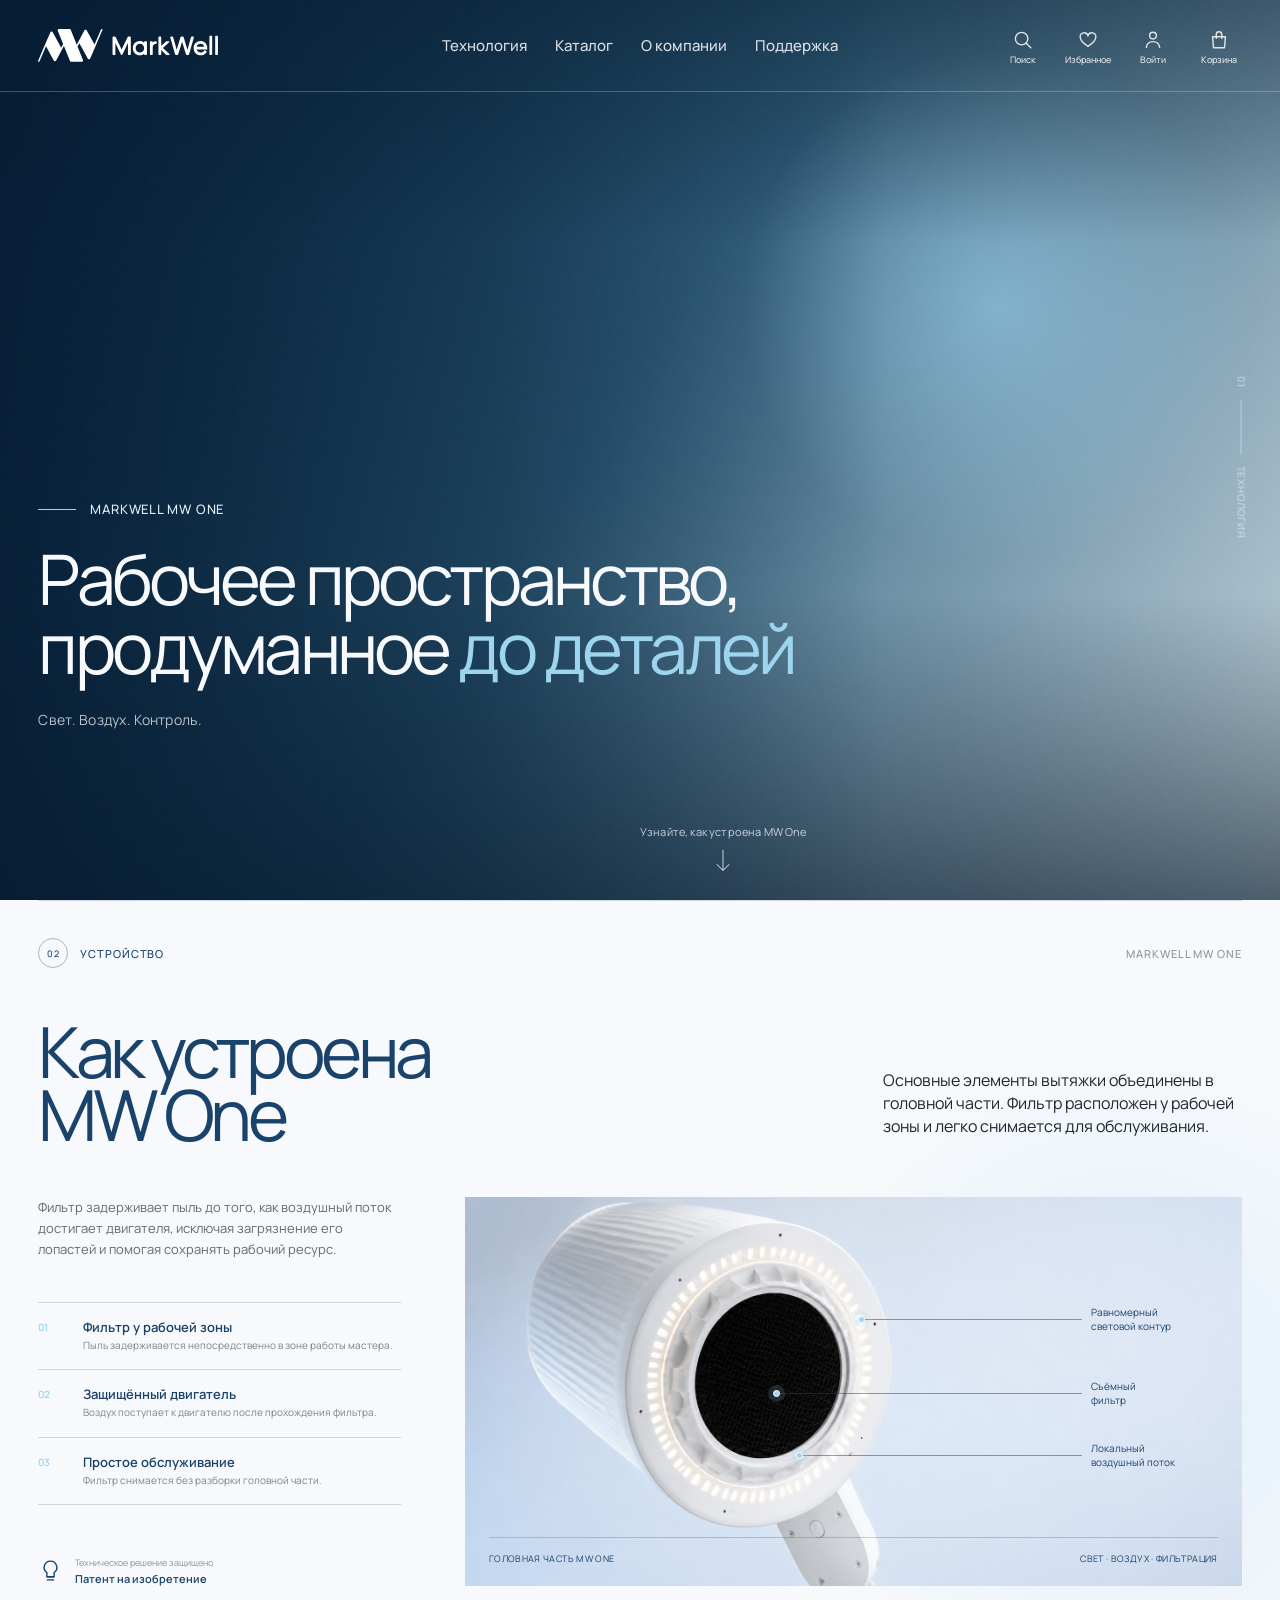
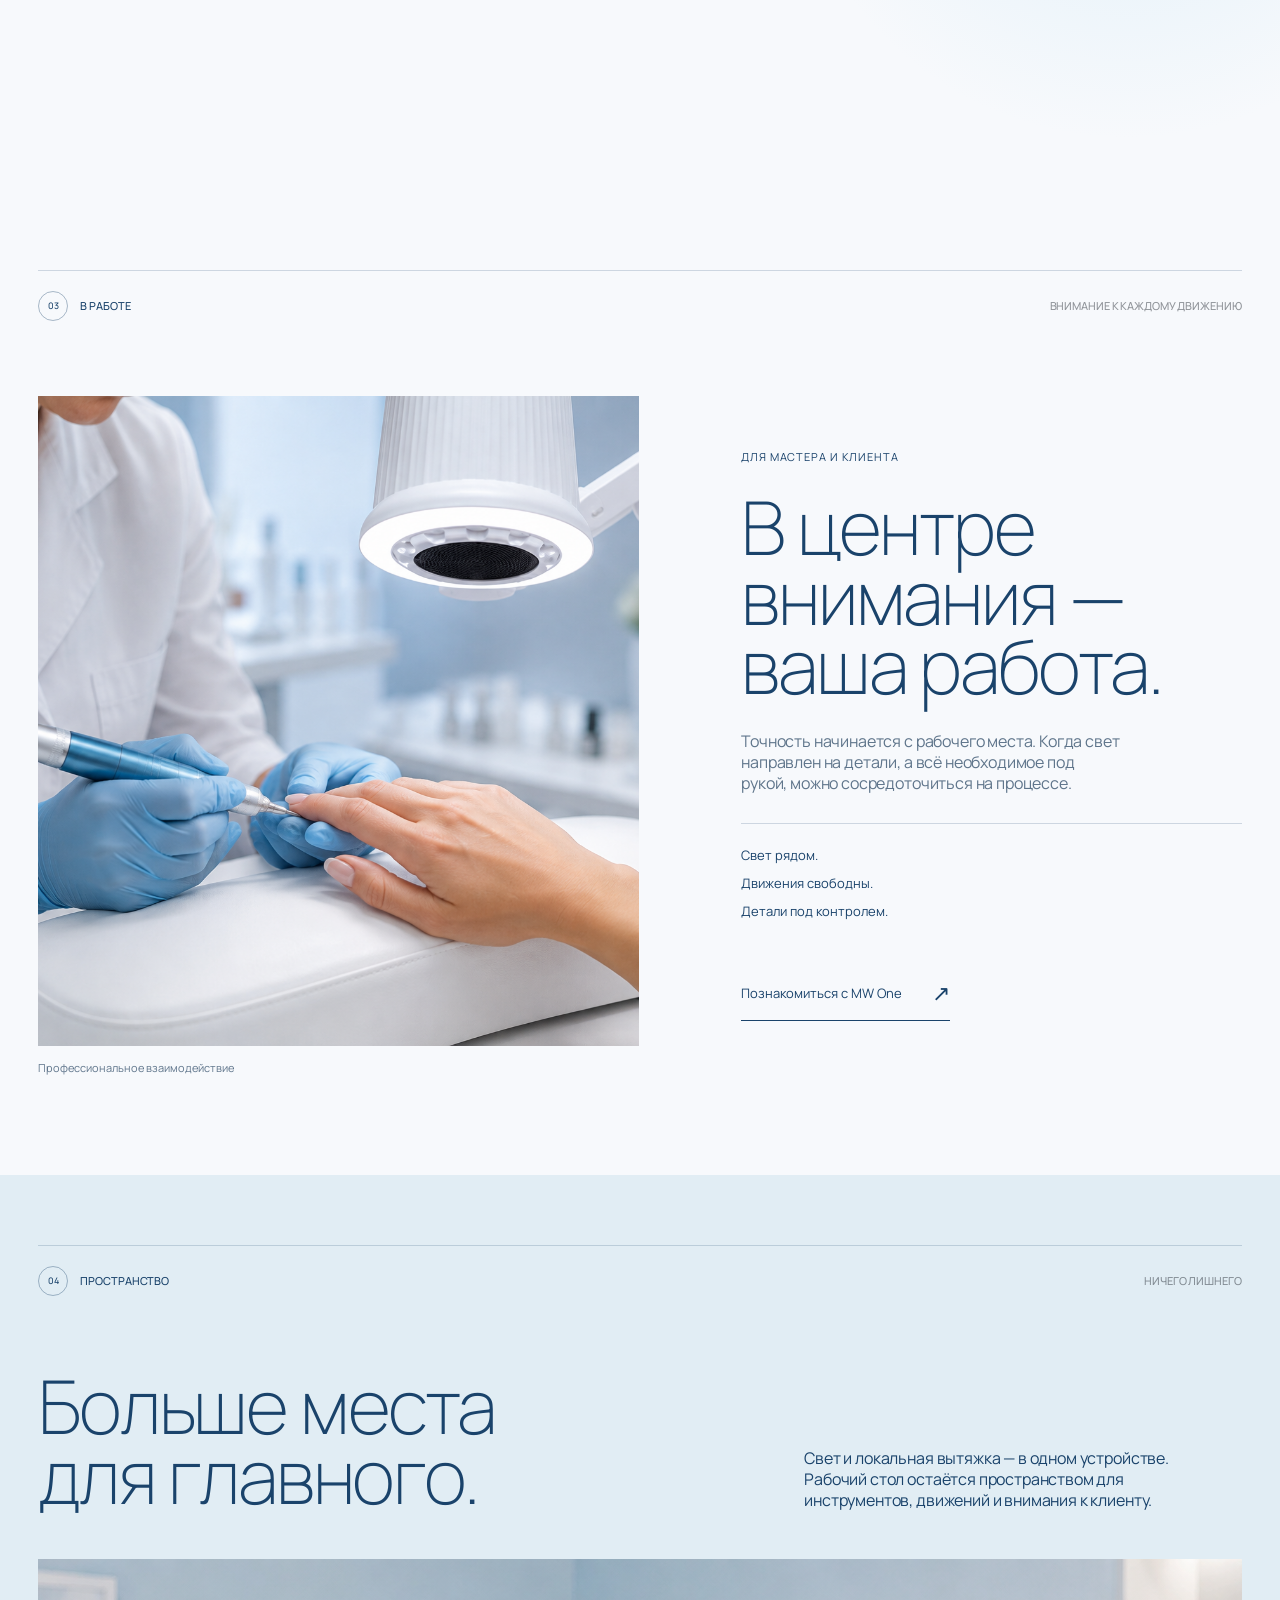
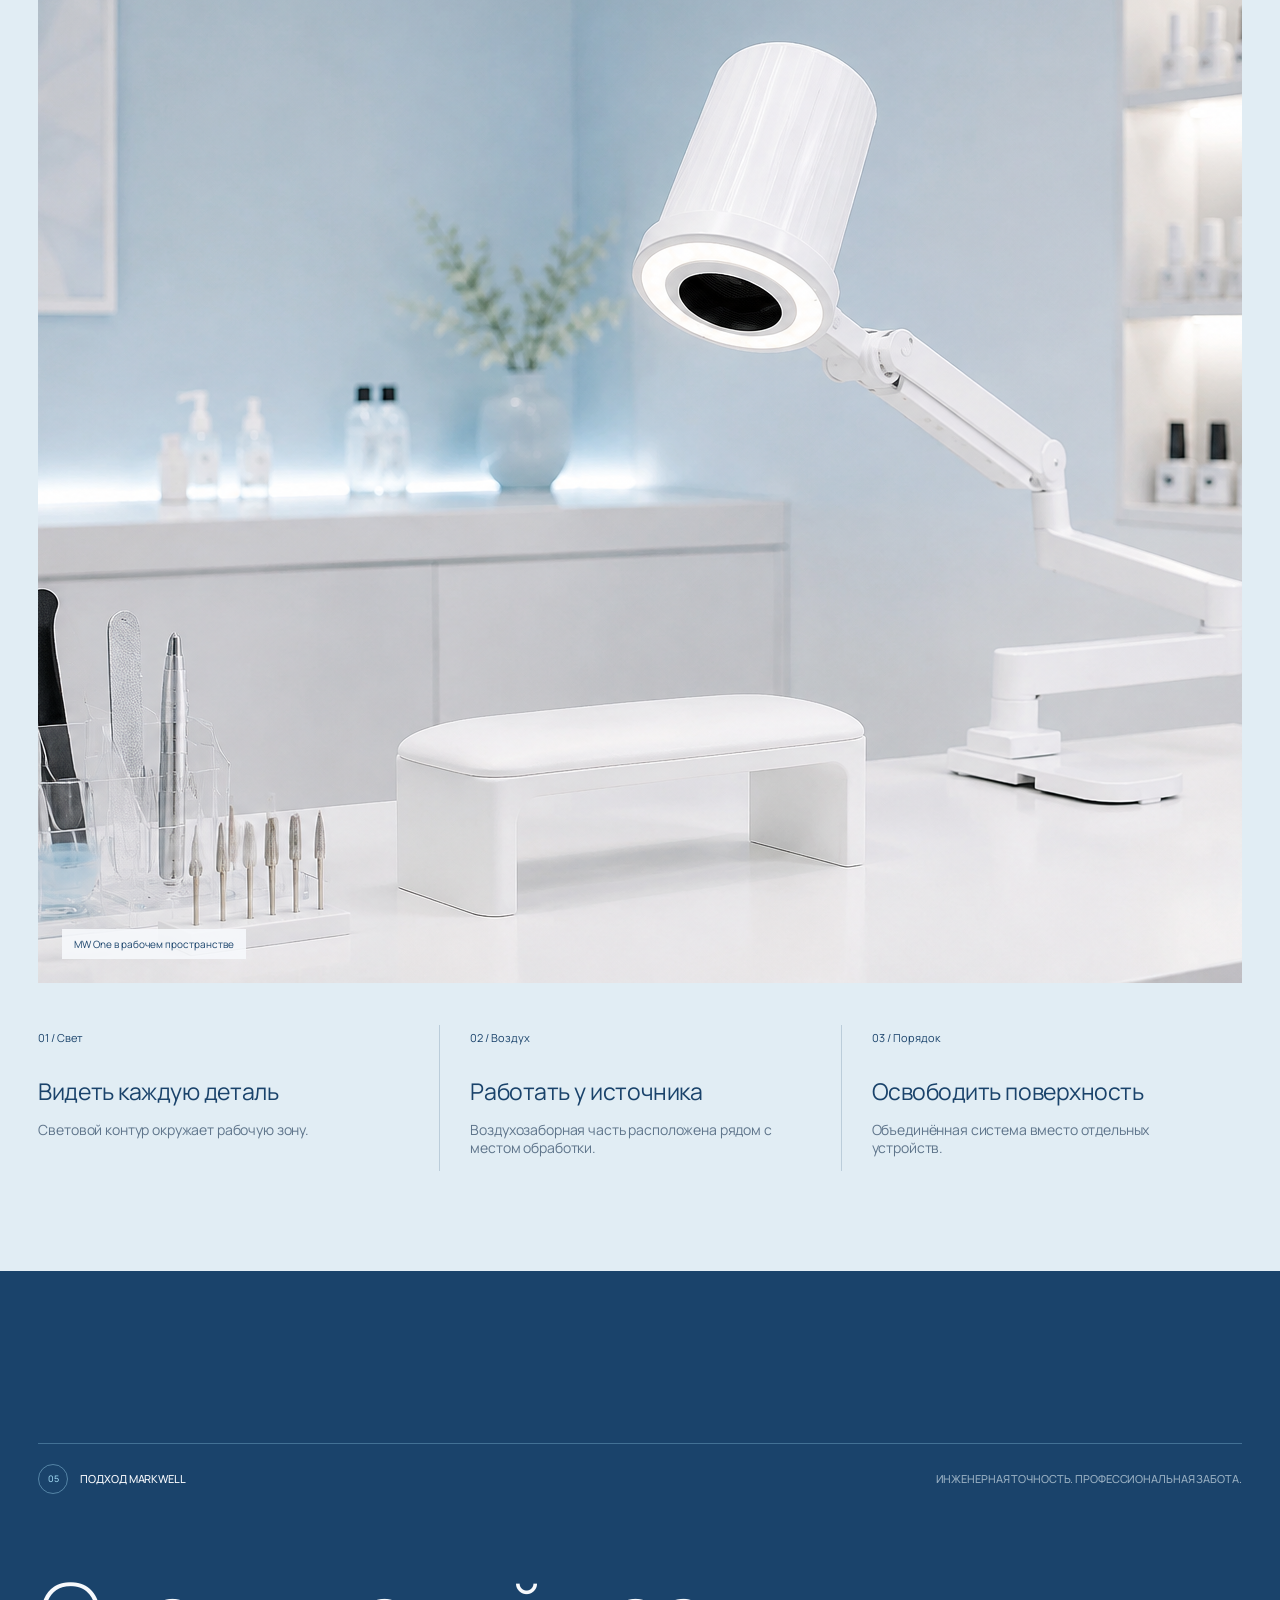
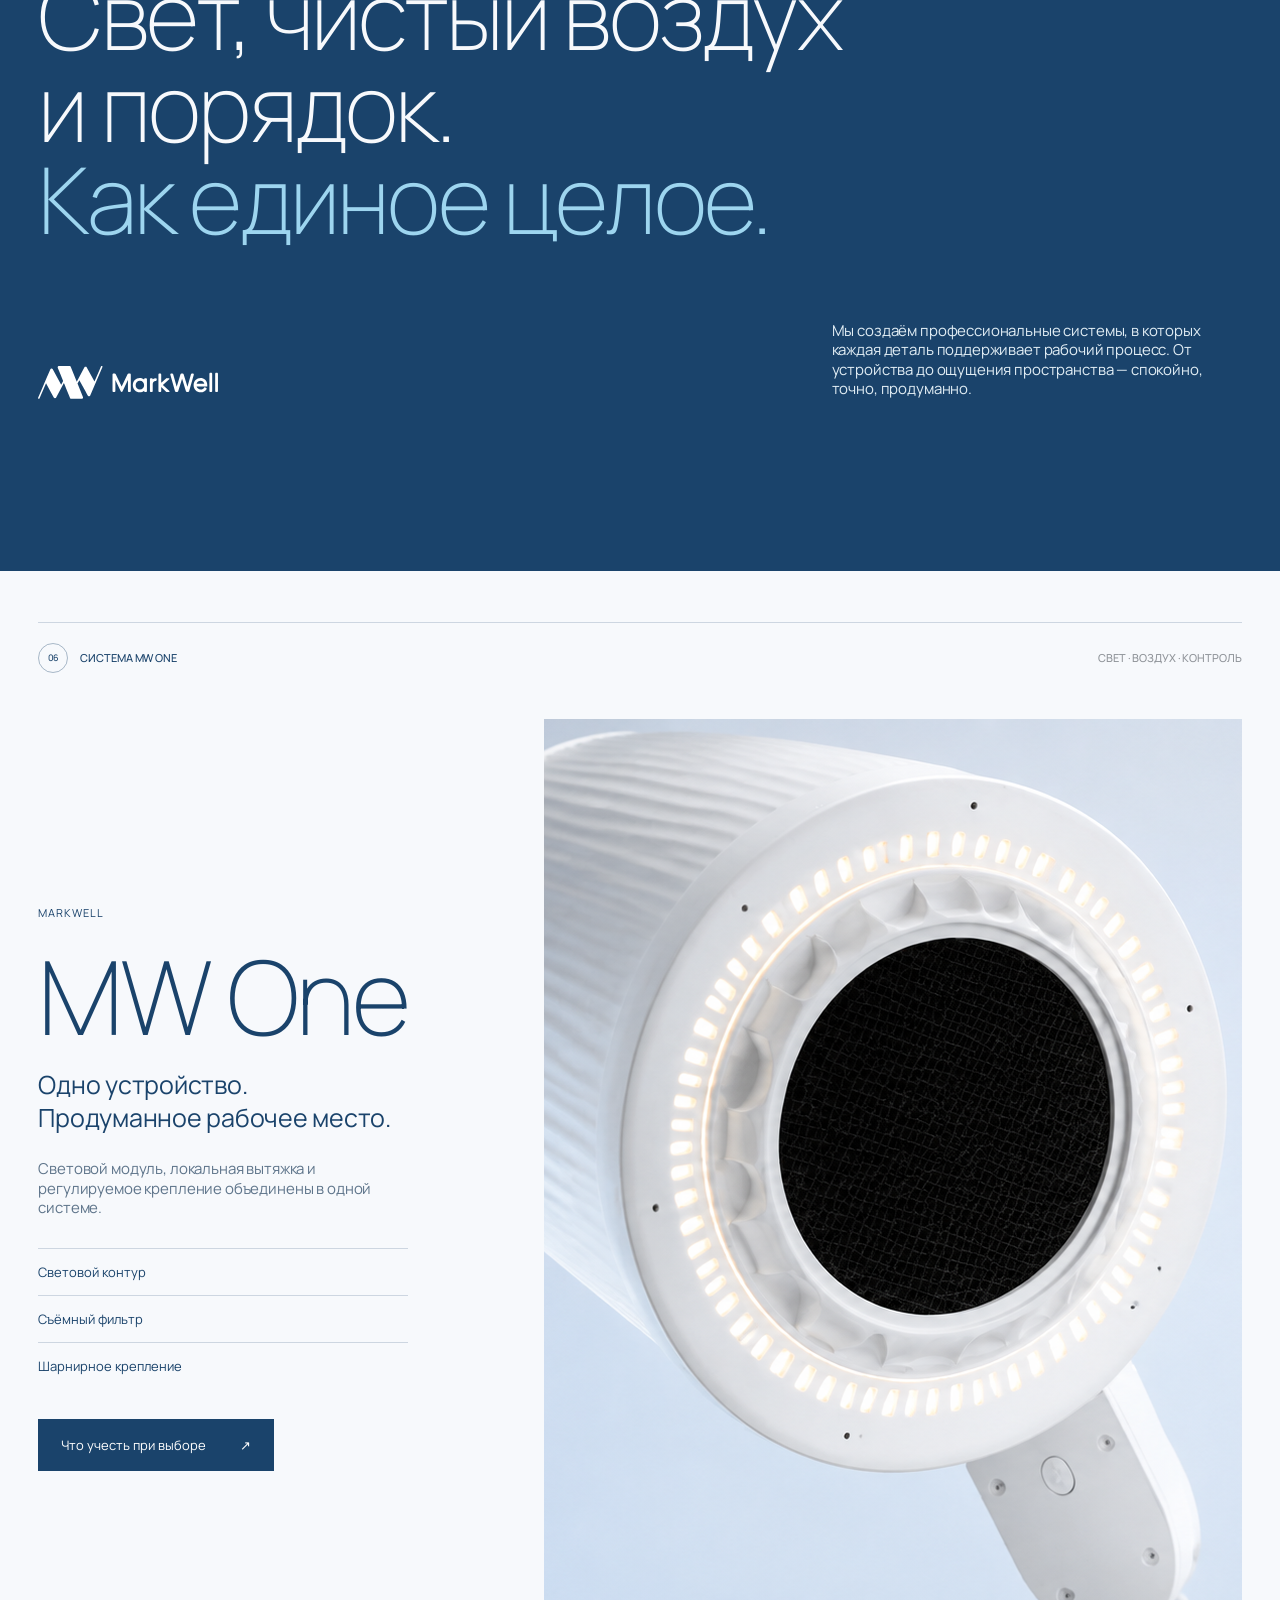
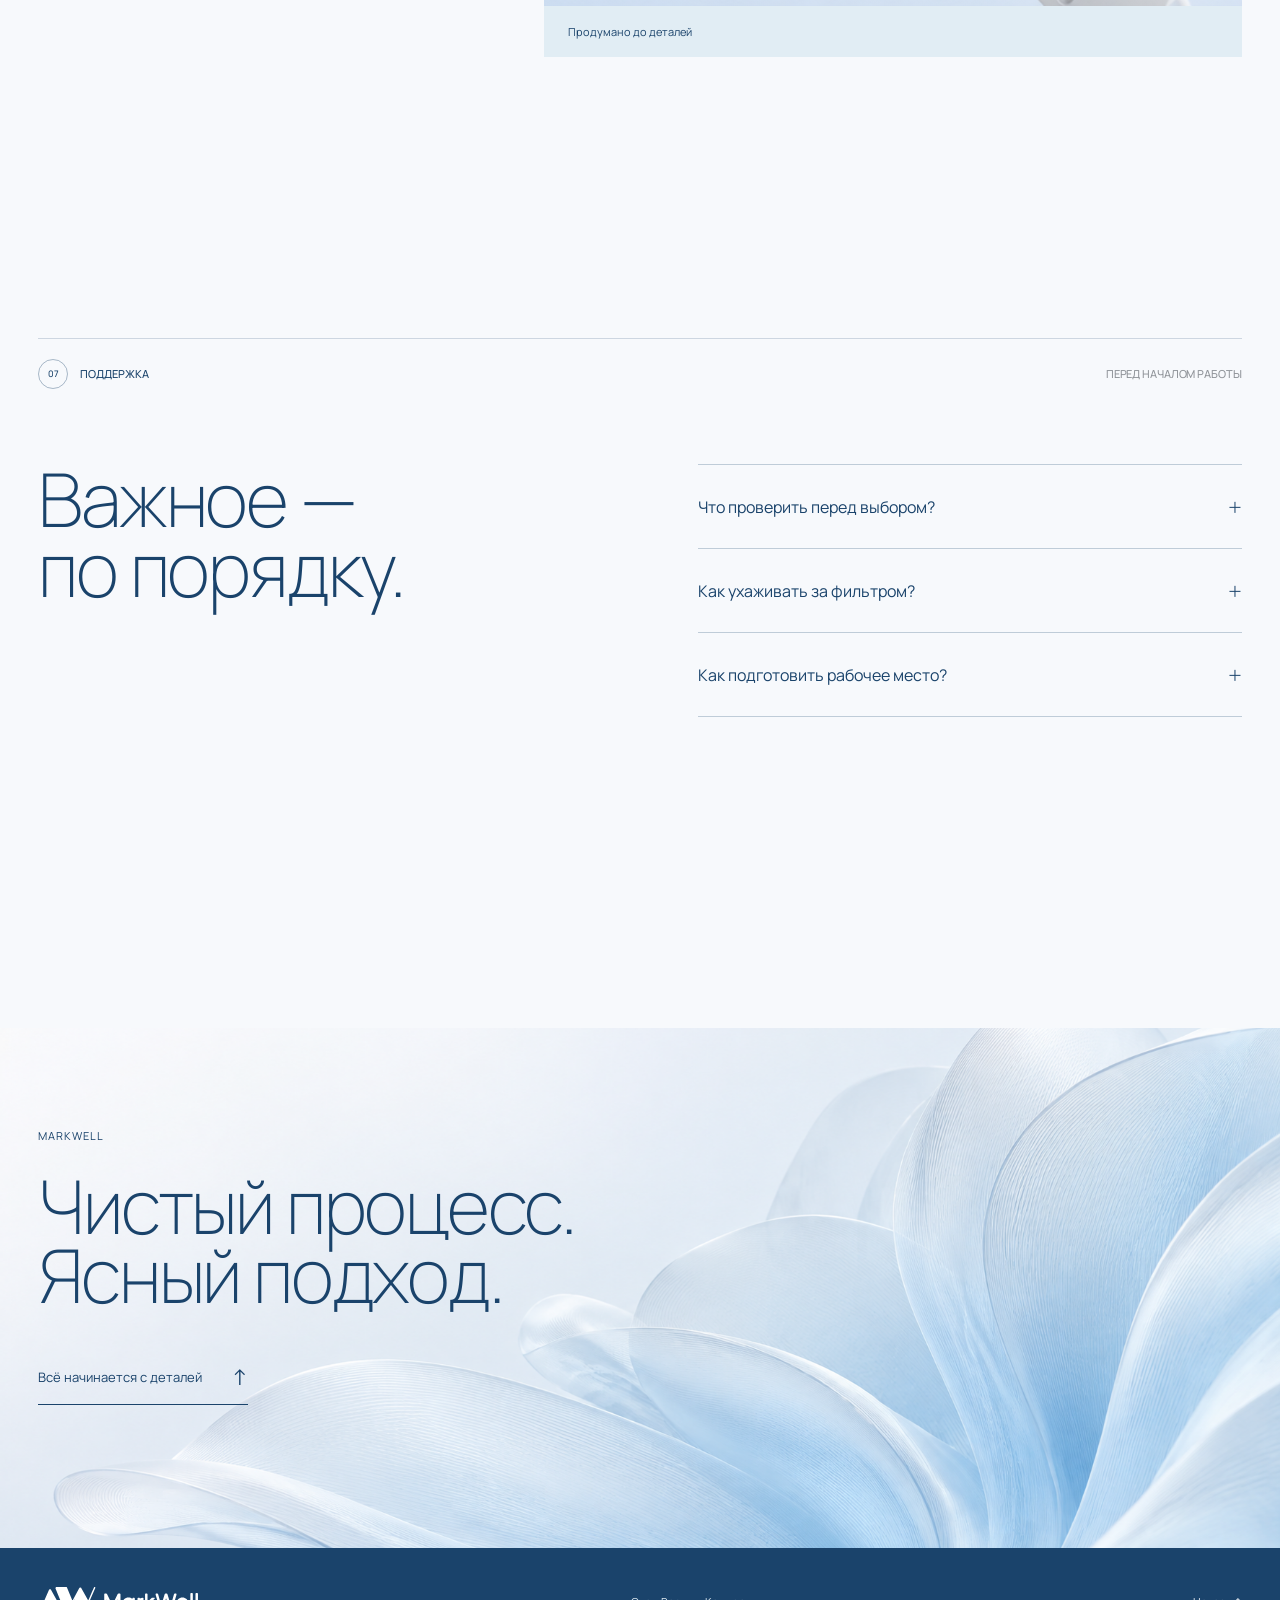
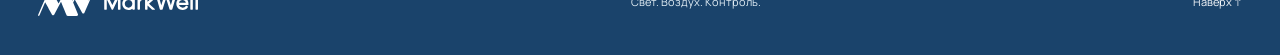
<file: concept-before-tz.html>
<!doctype html>
<html lang="ru">
  <head>
    <meta charset="UTF-8" />
    <meta name="viewport" content="width=device-width, initial-scale=1" />
    <meta name="theme-color" content="#1a436b" />
    <meta
      name="description"
      content="MarkWell MW One — профессиональная система света и локальной вытяжки для рабочего места мастера."
    />
    <title>MarkWell MW One — рабочее пространство, продуманное до деталей</title>
    <link rel="preconnect" href="https://fonts.googleapis.com" />
    <link rel="preconnect" href="https://fonts.gstatic.com" crossorigin />
    <link
      href="https://fonts.googleapis.com/css2?family=Manrope:wght@200;400;500;600&display=swap"
      rel="stylesheet"
    />
    <link rel="stylesheet" href="styles.css" />
  </head>
  <body>
    <main>
      <section class="hero" id="top" aria-labelledby="hero-title">
        <div class="hero__media" aria-hidden="true">
          <video
            class="hero__video"
            autoplay
            muted
            loop
            playsinline
            preload="auto"
            poster=""
          >
            <source
              src="https://framerusercontent.com/assets/6rur0k6cY2Ryn9ih0cZ1TvYo.mp4"
              type="video/mp4"
            />
          </video>
          <div class="hero__fallback"></div>
          <div class="hero__veil"></div>
          <div class="hero__grain"></div>
        </div>

        <header class="header">
          <a class="brand" href="#top" aria-label="MarkWell — главная">
            <img class="brand__logo" src="assets/markwell-logo-white.svg" width="645" height="117" alt="MarkWell" />
          </a>

          <button class="menu-toggle" type="button" aria-expanded="false" aria-controls="main-nav">
            <span class="menu-toggle__label">Меню</span>
            <span class="menu-toggle__icon" aria-hidden="true"><i></i><i></i></span>
          </button>

          <nav class="nav" id="main-nav" aria-label="Основная навигация">
            <a href="#technology">Технология</a>
            <a href="#catalog">Каталог</a>
            <a href="#company">О компании</a>
            <a href="#support">Поддержка</a>
          </nav>

          <div class="utility-nav" aria-label="Сервисы магазина">
            <button type="button" aria-label="Поиск">
              <svg viewBox="0 0 24 24" aria-hidden="true">
                <circle cx="10.5" cy="10.5" r="6.8" />
                <path d="m15.5 15.5 5 5" />
              </svg>
              <span>Поиск</span>
            </button>
            <button type="button" aria-label="Избранное">
              <svg viewBox="0 0 24 24" aria-hidden="true">
                <path d="M20.5 8.8c0 5-8.5 10.2-8.5 10.2S3.5 13.8 3.5 8.8A4.3 4.3 0 0 1 12 7.6a4.3 4.3 0 0 1 8.5 1.2Z" />
              </svg>
              <span>Избранное</span>
            </button>
            <button type="button" aria-label="Войти">
              <svg viewBox="0 0 24 24" aria-hidden="true">
                <circle cx="12" cy="7.2" r="3.7" />
                <path d="M4.7 20c.7-4 3.1-6.2 7.3-6.2s6.6 2.2 7.3 6.2" />
              </svg>
              <span>Войти</span>
            </button>
            <button type="button" aria-label="Корзина">
              <svg viewBox="0 0 24 24" aria-hidden="true">
                <path d="M5 8.5h14l-1 12H6l-1-12Z" />
                <path d="M9 10V6a3 3 0 0 1 6 0v4" />
              </svg>
              <span>Корзина</span>
            </button>
          </div>
        </header>

        <div class="hero__content">
          <p class="hero__eyebrow">MarkWell MW One</p>
          <h1 id="hero-title">
            Рабочее пространство,<br />
            продуманное <span>до деталей</span>
          </h1>
          <p class="hero__note">Свет. Воздух. Контроль.</p>
        </div>

        <div class="hero__index" aria-hidden="true">
          <span>01</span>
          <i></i>
          <span>Технология</span>
        </div>

        <a class="scroll-hint" href="#technology">
          <span>Узнайте, как устроена MW One</span>
          <svg viewBox="0 0 24 32">
            <path d="M12 1v27M4 20l8 8 8-8" />
          </svg>
        </a>

              </section>

      <section class="construction" id="technology" aria-labelledby="construction-title">
        <div class="construction__top">
          <p class="section-label"><span>02</span> Устройство</p>
          <p class="section-meta">MarkWell MW One</p>
        </div>

        <div class="construction__heading">
          <h2 id="construction-title">Как устроена<br />MW One</h2>
          <p>
            Основные элементы вытяжки объединены в головной части. Фильтр расположен
            у рабочей зоны и легко снимается для обслуживания.
          </p>
        </div>

        <div class="construction__body">
          <div class="construction__copy">
            <p>
              Фильтр задерживает пыль до того, как воздушный поток достигает двигателя,
              исключая загрязнение его лопастей и помогая сохранять рабочий ресурс.
            </p>

            <div class="construction__facts">
              <div>
                <span>01</span>
                <strong>Фильтр у рабочей зоны</strong>
                <p>Пыль задерживается непосредственно в зоне работы мастера.</p>
              </div>
              <div>
                <span>02</span>
                <strong>Защищённый двигатель</strong>
                <p>Воздух поступает к двигателю после прохождения фильтра.</p>
              </div>
              <div>
                <span>03</span>
                <strong>Простое обслуживание</strong>
                <p>Фильтр снимается без разборки головной части.</p>
              </div>
            </div>

            <div class="patent-note">
              <svg viewBox="0 0 24 24" aria-hidden="true">
                <path d="M12 3a6 6 0 0 0-3.5 10.9V18h7v-4.1A6 6 0 0 0 12 3Z" />
                <path d="M9 21h6M9 18h6" />
              </svg>
              <div><span>Техническое решение защищено</span><strong>Патент на изобретение</strong></div>
            </div>
          </div>

          <figure class="construction__visual">
            <img
              class="construction__image"
              src="assets/mw-one-studio.png"
              width="1774"
              height="887"
              loading="lazy"
              alt="Головная часть MarkWell MW One крупным планом"
            />

            <div class="callout callout--light"><i></i><span>Равномерный<br />световой контур</span></div>
            <div class="callout callout--filter"><i></i><span>Съёмный<br />фильтр</span></div>
            <div class="callout callout--flow"><i></i><span>Локальный<br />воздушный поток</span></div>

            <figcaption>
              <span>Головная часть MW One</span>
              <span>Свет · Воздух · Фильтрация</span>
            </figcaption>
          </figure>
        </div>
      </section>
      <section class="brand-section care" id="care" aria-labelledby="care-title">
        <div class="section-top"><p class="section-label"><span>03</span> В работе</p><p class="section-meta">Внимание к каждому движению</p></div>
        <div class="care-grid">
          <figure class="editorial-photo"><img src="assets/mw-one-care.png" width="1536" height="1024" loading="lazy" alt="Мастер работает с руками клиента под светом MW One" /><figcaption>Профессиональное взаимодействие</figcaption></figure>
          <div class="editorial-copy"><p class="overline">Для мастера и клиента</p><h2 id="care-title">В центре<br />внимания —<br />ваша работа.</h2><p>Точность начинается с рабочего места. Когда свет направлен на детали, а всё необходимое под рукой, можно сосредоточиться на процессе.</p><div class="quiet-note"><span>Свет рядом.</span><span>Движения свободны.</span><span>Детали под контролем.</span></div><a class="text-link" href="#catalog">Познакомиться с MW One <span aria-hidden="true">↗</span></a></div>
        </div>
      </section>

      <section class="brand-section workspace" id="workspace" aria-labelledby="workspace-title">
        <div class="section-top"><p class="section-label"><span>04</span> Пространство</p><p class="section-meta">Ничего лишнего</p></div>
        <div class="section-heading"><h2 id="workspace-title">Больше места<br />для главного.</h2><p>Свет и локальная вытяжка — в одном устройстве. Рабочий стол остаётся пространством для инструментов, движений и внимания к клиенту.</p></div>
        <figure class="workspace-photo"><img src="assets/mw-one-workspace.png" width="1536" height="1024" loading="lazy" alt="Белая MW One на аккуратном маникюрном столе в светлом кабинете" /><figcaption>MW One в рабочем пространстве</figcaption></figure>
        <div class="principles"><div><span>01 / Свет</span><h3>Видеть каждую деталь</h3><p>Световой контур окружает рабочую зону.</p></div><div><span>02 / Воздух</span><h3>Работать у источника</h3><p>Воздухозаборная часть расположена рядом с местом обработки.</p></div><div><span>03 / Порядок</span><h3>Освободить поверхность</h3><p>Объединённая система вместо отдельных устройств.</p></div></div>
      </section>

      <section class="brand-section philosophy" id="company" aria-labelledby="company-title">
        <div class="section-top"><p class="section-label"><span>05</span> Подход MarkWell</p><p class="section-meta">Инженерная точность. Профессиональная забота.</p></div>
        <h2 id="company-title" class="">Свет, чистый воздух<br />и порядок.<br /><em>Как единое целое.</em></h2>
        <div class="philosophy-bottom"><img src="assets/markwell-logo-white.svg" width="645" height="117" alt="MarkWell" /><p>Мы создаём профессиональные системы, в которых каждая деталь поддерживает рабочий процесс. От устройства до ощущения пространства — спокойно, точно, продуманно.</p></div>
      </section>

      <section class="brand-section product" id="catalog" aria-labelledby="product-title">
        <div class="section-top"><p class="section-label"><span>06</span> Система MW One</p><p class="section-meta">Свет · Воздух · Контроль</p></div>
        <div class="product-layout"><div class="product-copy"><p class="overline">MarkWell</p><h2 id="product-title">MW One</h2><p class="product-lead">Одно устройство.<br />Продуманное рабочее место.</p><p>Световой модуль, локальная вытяжка и регулируемое крепление объединены в одной системе.</p><ul class="product-features"><li>Световой контур</li><li>Съёмный фильтр</li><li>Шарнирное крепление</li></ul><a class="solid-link" href="#support">Что учесть при выборе <span aria-hidden="true">↗</span></a></div><figure class="product-photo"><img src="assets/mw-one-studio.png" width="1774" height="887" loading="lazy" alt="Световой контур и сетка фильтра MW One крупным планом" /><figcaption>Продумано до деталей</figcaption></figure></div>
      </section>

      <section class="brand-section support" id="support" aria-labelledby="support-title">
        <div class="section-top"><p class="section-label"><span>07</span> Поддержка</p><p class="section-meta">Перед началом работы</p></div>
        <div class="support-layout"><h2 id="support-title" class="">Важное —<br />по порядку.</h2><div class="faq"><details><summary>Что проверить перед выбором?<span aria-hidden="true">+</span></summary><p>Размеры рабочего места, положение рук во время процедуры и возможность установки крепления. Совместимость и комплектацию нужно сверить с документацией выбранной модели.</p></details><details><summary>Как ухаживать за фильтром?<span aria-hidden="true">+</span></summary><p>Фильтр требует регулярного обслуживания. Способ очистки и периодичность замены следует уточнять в руководстве MW One — они зависят от типа фильтра и условий работы.</p></details><details><summary>Как подготовить рабочее место?<span aria-hidden="true">+</span></summary><p>Освободите место для крепления и проверьте, что устройство не мешает движениям. Установку, подключение и настройку выполняйте по руководству пользователя.</p></details></div></div>
      </section>

      <section class="closing" aria-labelledby="closing-title"><img src="assets/markwell-petals.png" width="1774" height="887" loading="lazy" alt="" /><div class="closing-copy"><p class="overline">MarkWell</p><h2 id="closing-title">Чистый процесс.<br />Ясный подход.</h2><a class="text-link" href="#technology">Всё начинается с деталей <span aria-hidden="true">↑</span></a></div></section>
    </main>
    <footer class="footer"><a href="#top" aria-label="MarkWell — наверх"><img src="assets/markwell-logo-white.svg" width="645" height="117" alt="MarkWell" /></a><p>Свет. Воздух. Контроль.</p><a href="#top">Наверх ↑</a></footer>

    <script src="script.js"></script>
  </body>
</html>
</file>
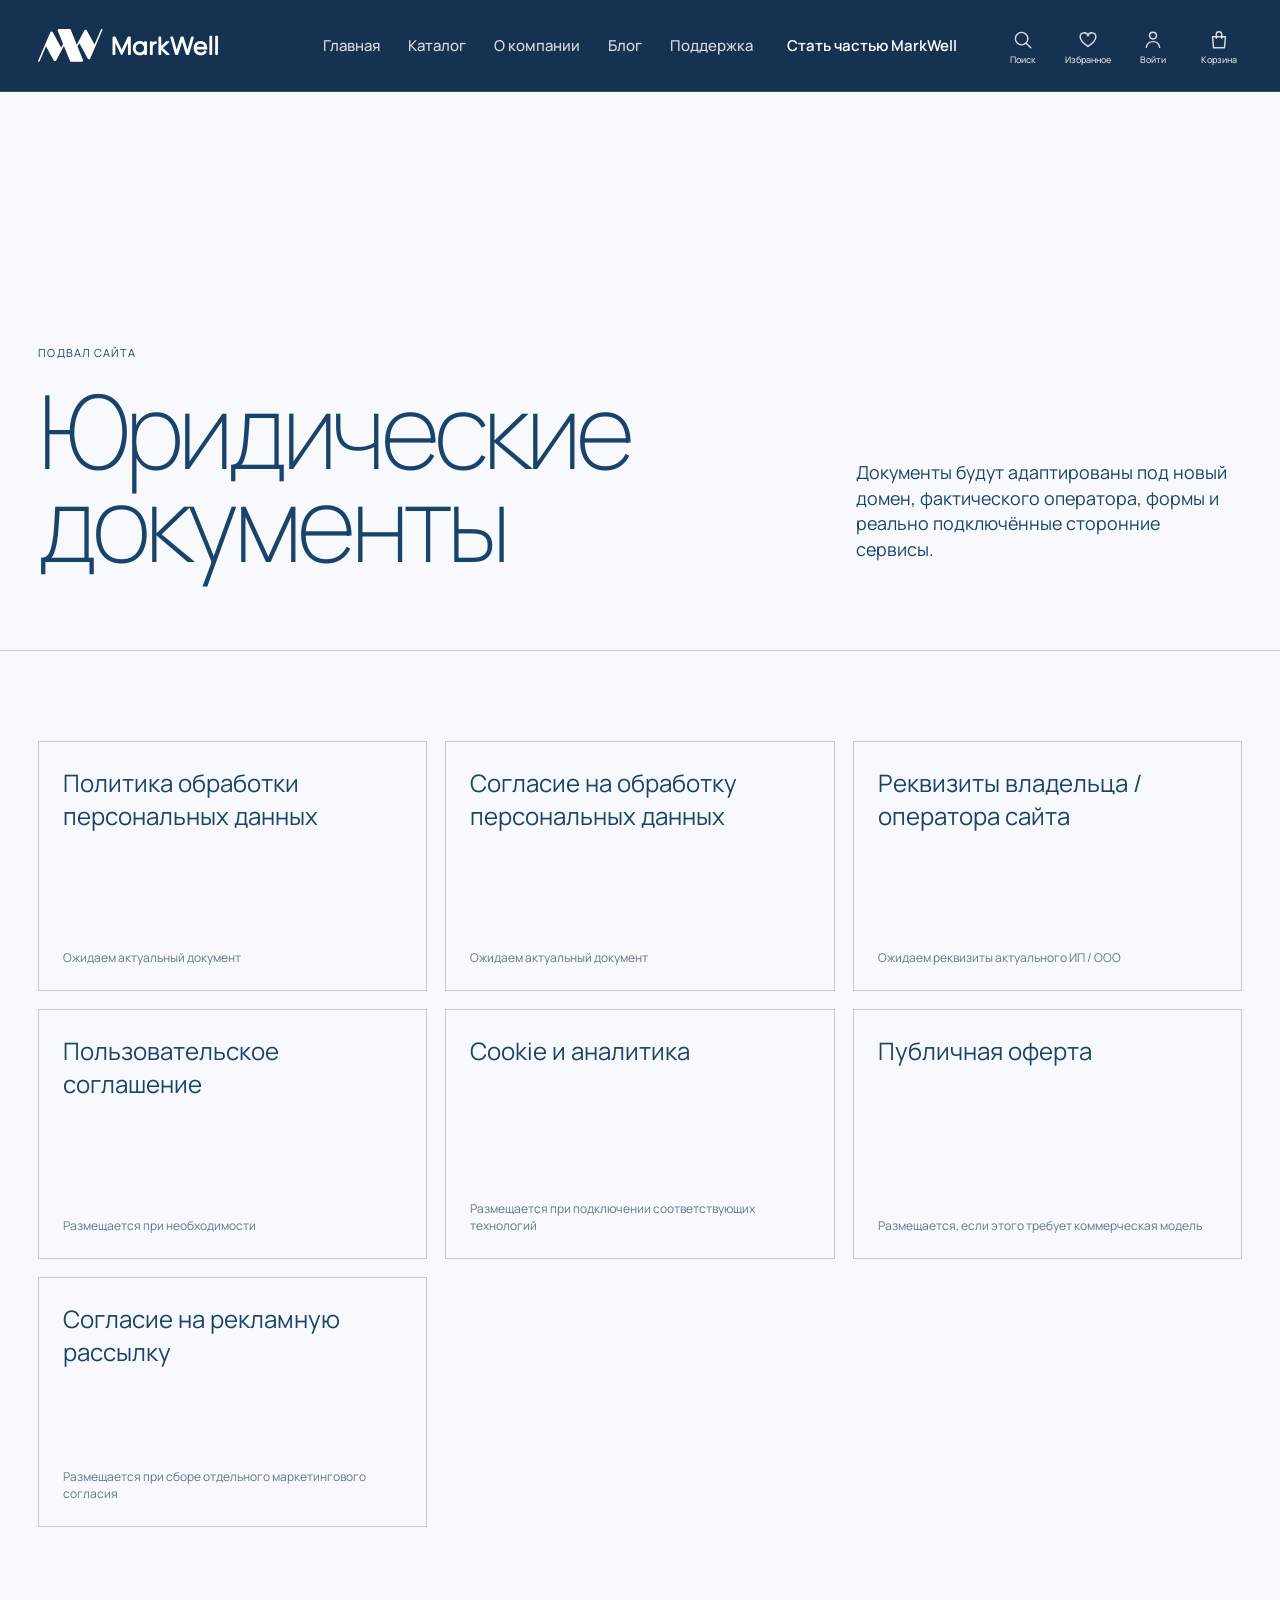
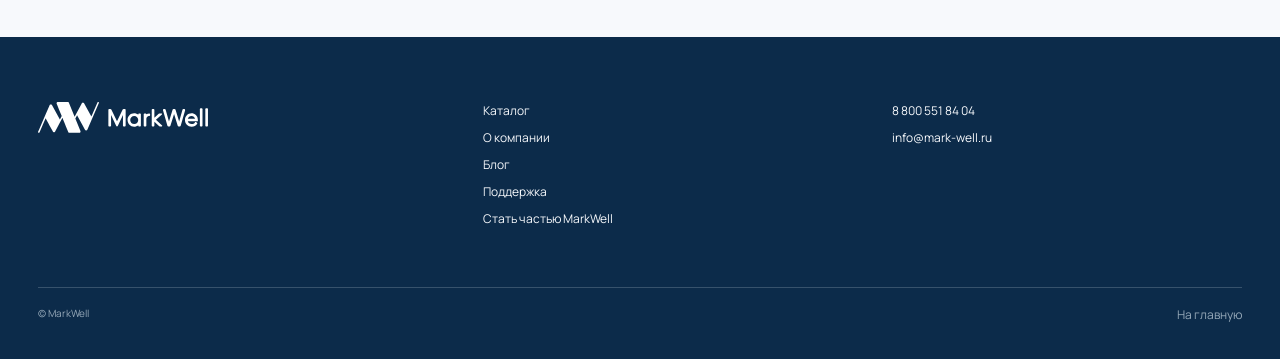
<file: legal.html>
<!doctype html>
<html lang="ru"><head><meta charset="utf-8"><meta name="viewport" content="width=device-width,initial-scale=1"><meta name="description" content="Юридические документы сайта MarkWell."><title>Юридические документы MarkWell</title><link rel="preconnect" href="https://fonts.googleapis.com"><link href="https://fonts.googleapis.com/css2?family=Manrope:wght@200;400;500;600&display=swap" rel="stylesheet"><link rel="stylesheet" href="styles.css?v=nojs-1"></head>
<body class="page-body"><header class="site-header"><a class="brand" href="index.html"><img class="brand__logo" src="assets/markwell-logo-white.svg" alt="MarkWell"></a><button class="page-menu" data-menu-toggle aria-expanded="false" aria-controls="page-nav">Меню</button><nav class="site-nav" id="page-nav"><a href="catalog.html">Каталог</a><a href="company.html">О компании</a><a href="blog.html">Блог</a><a href="support.html">Поддержка</a><a class="site-nav__cta" href="partners.html">Стать частью MarkWell</a></nav><div class="site-tools"><a href="catalog.html" aria-label="Поиск"><svg viewBox="0 0 24 24" aria-hidden="true"><circle cx="10.5" cy="10.5" r="6.8"/><path d="m15.5 15.5 5 5"/></svg><span>Поиск</span></a><a href="catalog.html" aria-label="Избранное"><svg viewBox="0 0 24 24" aria-hidden="true"><path d="M20.5 8.8c0 5-8.5 10.2-8.5 10.2S3.5 13.8 3.5 8.8A4.3 4.3 0 0 1 12 7.6a4.3 4.3 0 0 1 8.5 1.2Z"/></svg><span>Избранное</span></a><a href="support.html" aria-label="Войти"><svg viewBox="0 0 24 24" aria-hidden="true"><circle cx="12" cy="7.2" r="3.7"/><path d="M4.7 20c.7-4 3.1-6.2 7.3-6.2s6.6 2.2 7.3 6.2"/></svg><span>Войти</span></a><a href="catalog.html" aria-label="Корзина"><svg viewBox="0 0 24 24" aria-hidden="true"><path d="M5 8.5h14l-1 12H6l-1-12Z"/><path d="M9 10V6a3 3 0 0 1 6 0v4"/></svg><span>Корзина</span></a></div></header>
<main class="page-main"><section class="page-hero"><div><p class="page-kicker">Подвал сайта</p><h1>Юридические документы</h1></div><p class="page-hero__intro">Документы будут адаптированы под новый домен, фактического оператора, формы и реально подключённые сторонние сервисы.</p></section><section class="page-section"><div class="document-list"><article class="document-card" id="privacy"><h3>Политика обработки персональных данных</h3><span>Ожидаем актуальный документ</span></article><article class="document-card" id="consent"><h3>Согласие на обработку персональных данных</h3><span>Ожидаем актуальный документ</span></article><article class="document-card" id="requisites"><h3>Реквизиты владельца / оператора сайта</h3><span>Ожидаем реквизиты актуального ИП / ООО</span></article><article class="document-card"><h3>Пользовательское соглашение</h3><span>Размещается при необходимости</span></article><article class="document-card"><h3>Cookie и аналитика</h3><span>Размещается при подключении соответствующих технологий</span></article><article class="document-card"><h3>Публичная оферта</h3><span>Размещается, если этого требует коммерческая модель</span></article><article class="document-card"><h3>Согласие на рекламную рассылку</h3><span>Размещается при сборе отдельного маркетингового согласия</span></article></div></section></main>
<footer class="site-footer"><div class="site-footer__grid"><a href="index.html"><img src="assets/markwell-logo-white.svg" alt="MarkWell"></a><nav><a href="catalog.html">Каталог</a><a href="company.html">О компании</a><a href="blog.html">Блог</a><a href="support.html">Поддержка</a><a href="partners.html">Стать частью MarkWell</a></nav><div class="site-footer__contacts"><a href="tel:88005518404">8 800 551 84 04</a><a href="mailto:info@mark-well.ru">info@mark-well.ru</a></div></div><div class="site-footer__bottom"><span>© MarkWell</span><a href="index.html">На главную</a></div></footer><script src="page.js?v=5"></script></body></html>
</file>
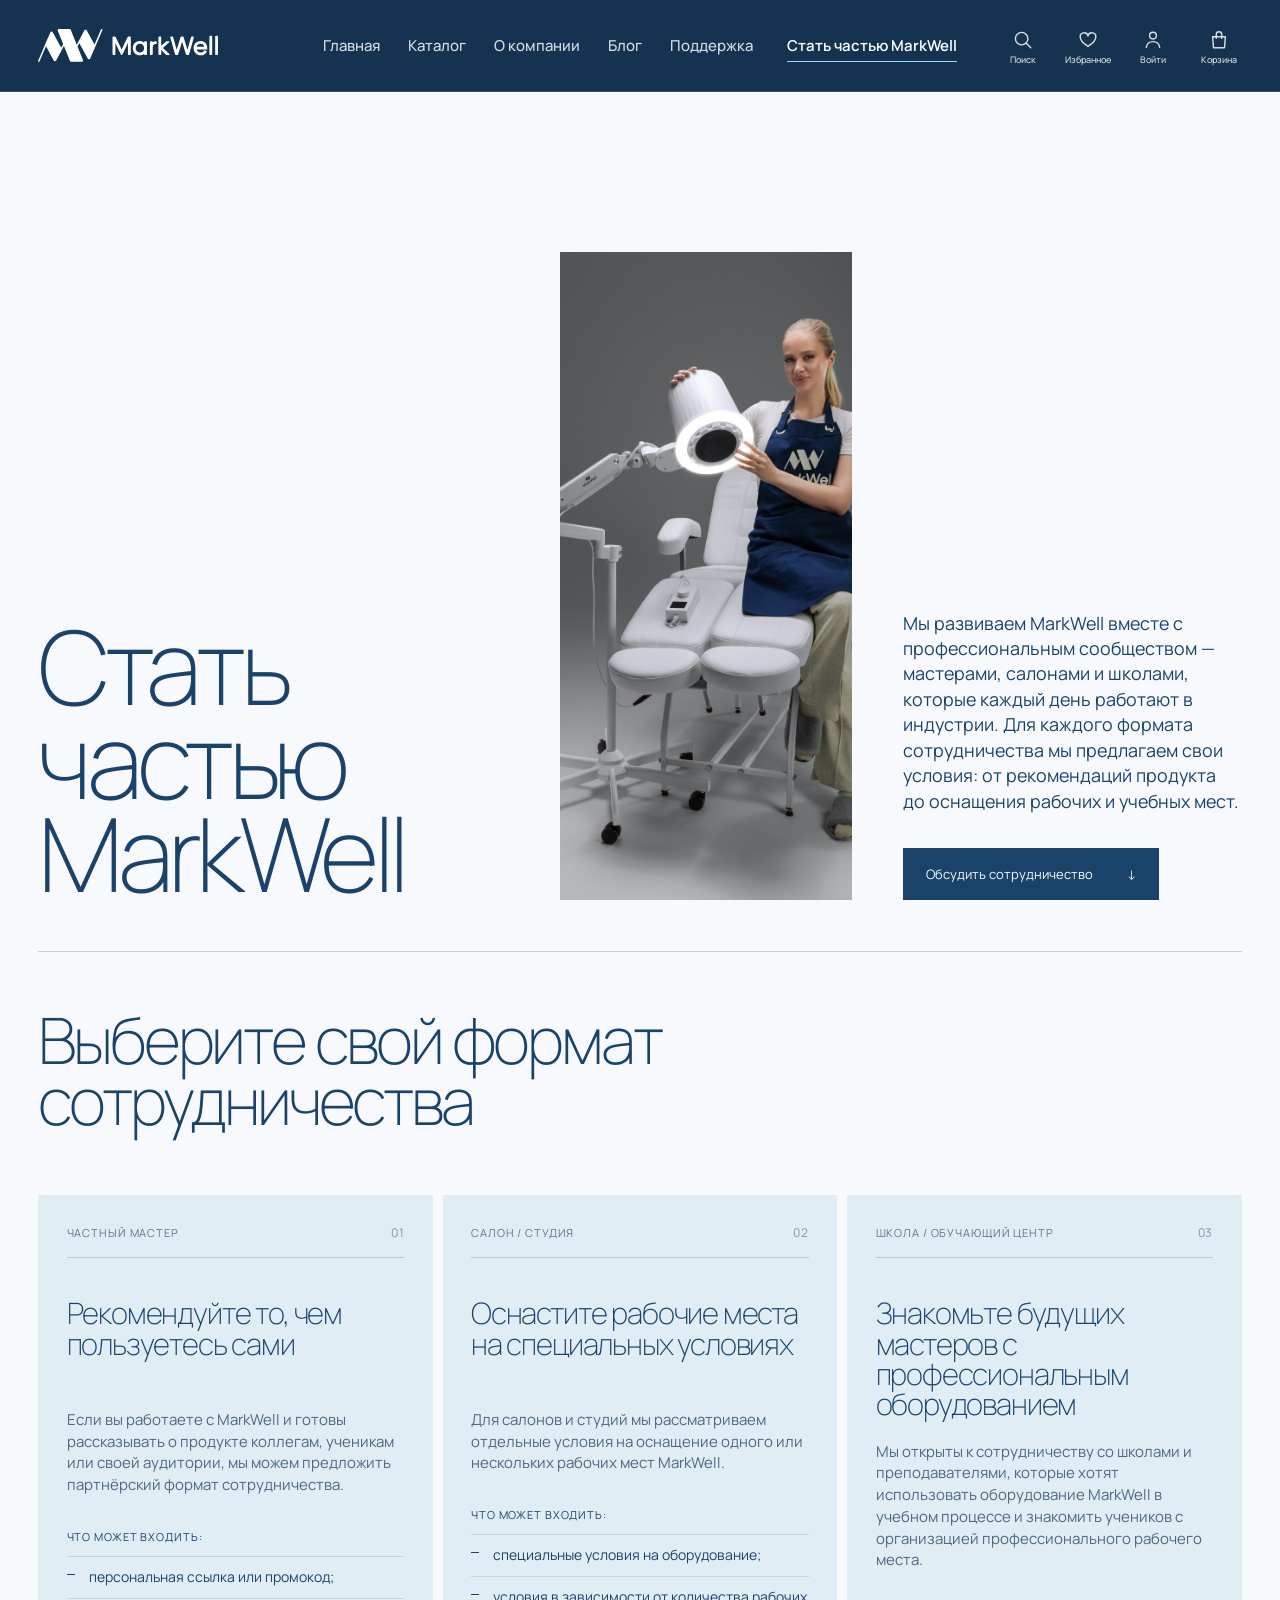
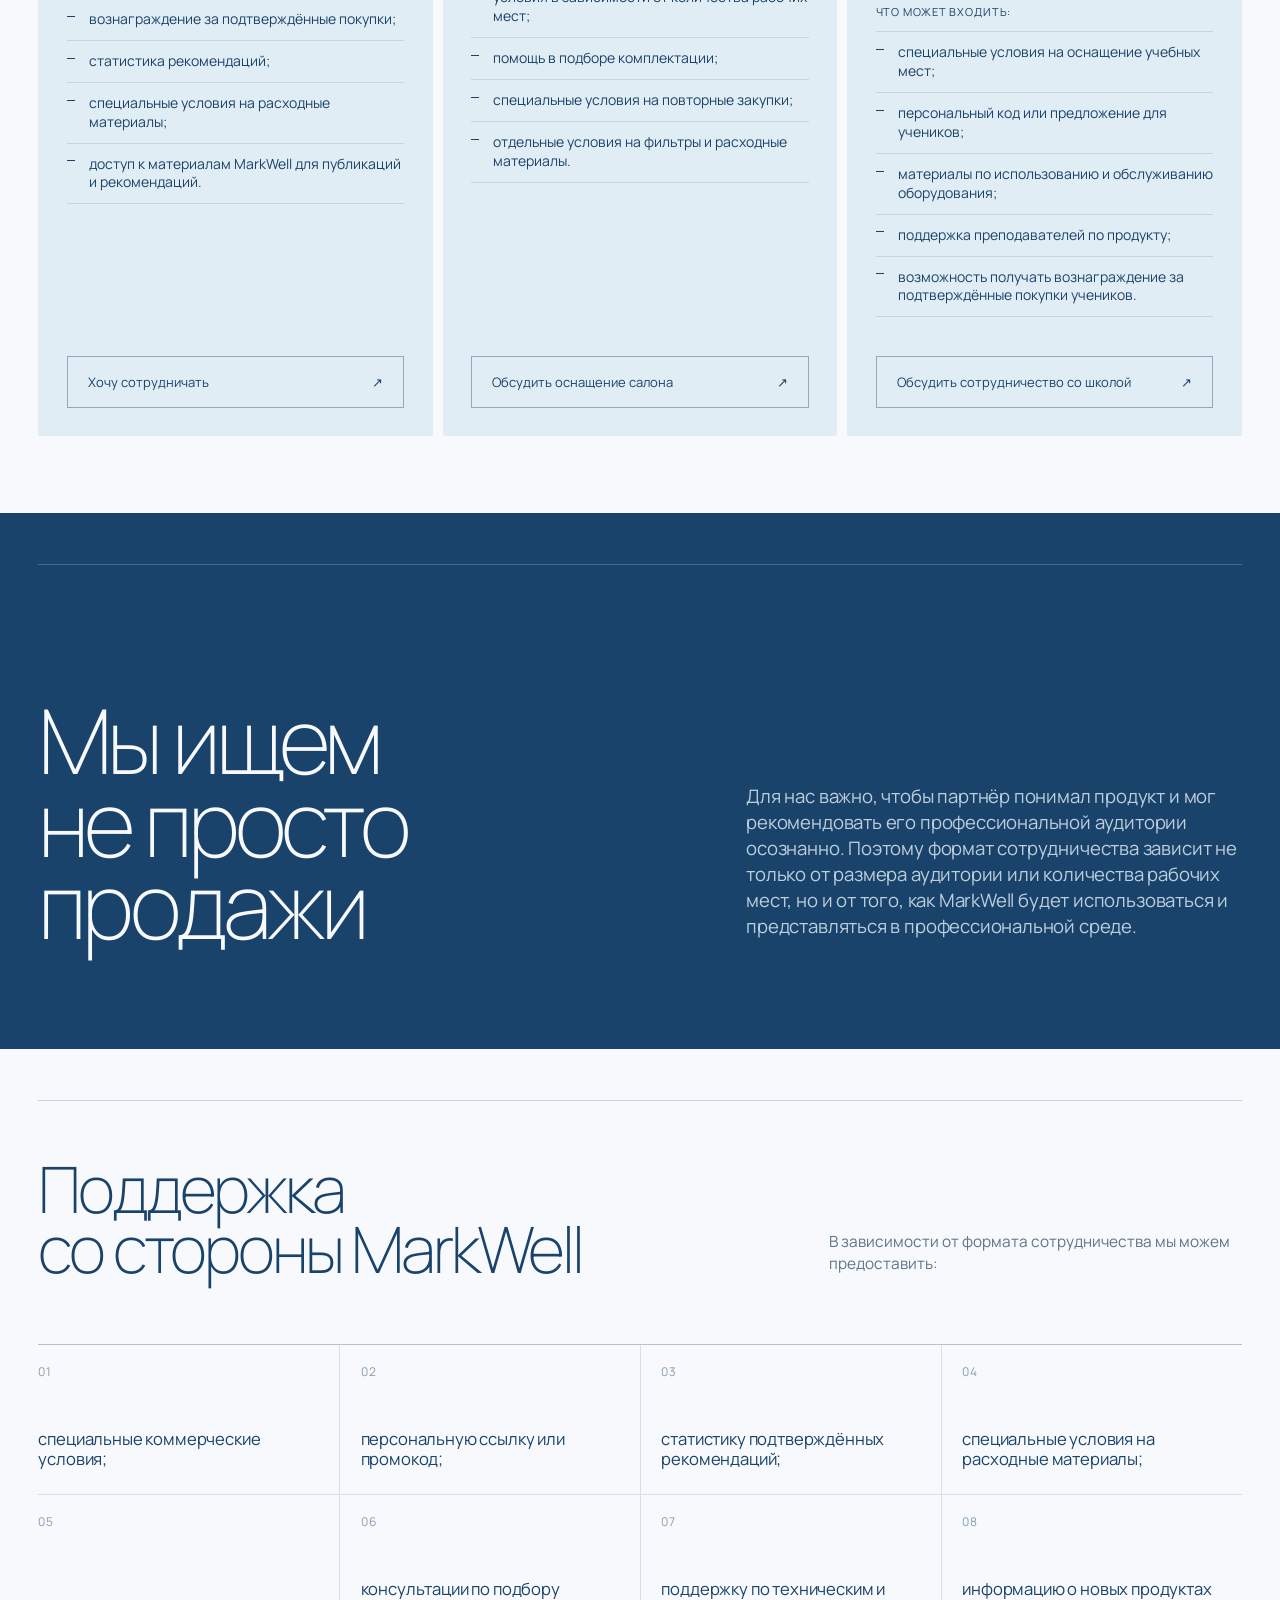
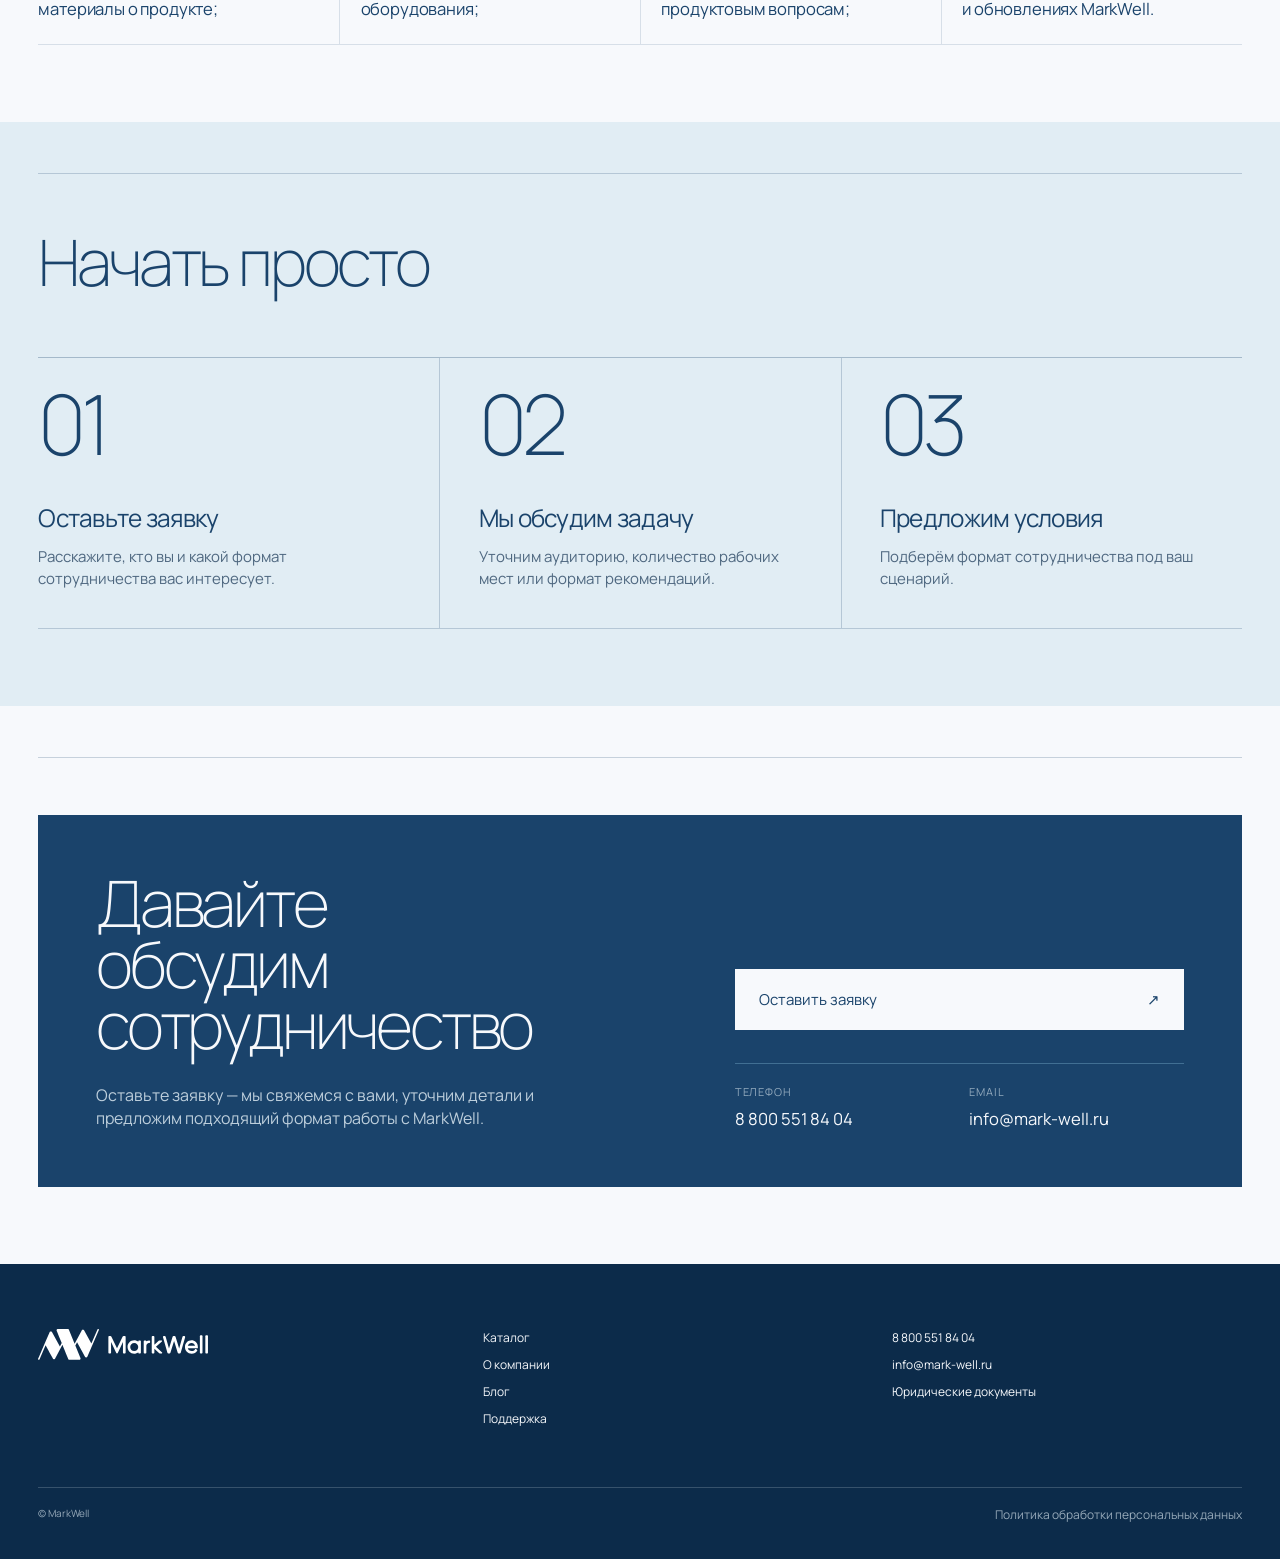
<file: partners.html>
<!doctype html>
<html lang="ru"><head><meta charset="utf-8"><meta name="viewport" content="width=device-width,initial-scale=1"><meta name="description" content="Форматы сотрудничества MarkWell для частных мастеров, салонов, студий и школ."><title>Стать частью MarkWell</title><link rel="preconnect" href="https://fonts.googleapis.com"><link href="https://fonts.googleapis.com/css2?family=Manrope:wght@200;400;500;600&display=swap" rel="stylesheet"><link rel="stylesheet" href="styles.css?v=nojs-1"></head>
<body class="page-body"><header class="site-header"><a class="brand" href="index.html"><img class="brand__logo" src="assets/markwell-logo-white.svg" alt="MarkWell"></a><button class="page-menu" data-menu-toggle aria-expanded="false" aria-controls="page-nav">Меню</button><nav class="site-nav" id="page-nav"><a href="catalog.html">Каталог</a><a href="company.html">О компании</a><a href="blog.html">Блог</a><a href="support.html">Поддержка</a><a class="site-nav__cta" href="partners.html" aria-current="page">Стать частью MarkWell</a></nav><div class="site-tools"><a href="catalog.html" aria-label="Поиск"><svg viewBox="0 0 24 24" aria-hidden="true"><circle cx="10.5" cy="10.5" r="6.8"/><path d="m15.5 15.5 5 5"/></svg><span>Поиск</span></a><a href="catalog.html" aria-label="Избранное"><svg viewBox="0 0 24 24" aria-hidden="true"><path d="M20.5 8.8c0 5-8.5 10.2-8.5 10.2S3.5 13.8 3.5 8.8A4.3 4.3 0 0 1 12 7.6a4.3 4.3 0 0 1 8.5 1.2Z"/></svg><span>Избранное</span></a><a href="support.html" aria-label="Войти"><svg viewBox="0 0 24 24" aria-hidden="true"><circle cx="12" cy="7.2" r="3.7"/><path d="M4.7 20c.7-4 3.1-6.2 7.3-6.2s6.6 2.2 7.3 6.2"/></svg><span>Войти</span></a><a href="catalog.html" aria-label="Корзина"><svg viewBox="0 0 24 24" aria-hidden="true"><path d="M5 8.5h14l-1 12H6l-1-12Z"/><path d="M9 10V6a3 3 0 0 1 6 0v4"/></svg><span>Корзина</span></a></div></header>
<main class="page-main">
<section class="page-hero partners-hero">
<div><p class="page-kicker">Сотрудничество</p><h1>Стать частью MarkWell</h1></div>
<figure class="partners-hero__visual">
<img src="assets/partners-hero.jpg" alt="Мастер рядом с оборудованием MarkWell MW One" />
</figure>
<div class="partners-hero__aside">
<p class="page-hero__intro">Мы развиваем MarkWell вместе с профессиональным сообществом — мастерами, салонами и школами, которые каждый день работают в индустрии. Для каждого формата сотрудничества мы предлагаем свои условия: от рекомендаций продукта до оснащения рабочих и учебных мест.</p>
<a class="support-button" href="#application">Обсудить сотрудничество <span aria-hidden="true">↓</span></a>
</div>
</section>

<section class="page-section partners-section" id="formats">
<div class="company-top"><p class="block-index"><span>01</span>Форматы сотрудничества</p><p class="company-top__meta">MarkWell</p></div>
<div class="company-head"><h2>Выберите свой формат<br>сотрудничества</h2></div>
<div class="partner-cards">
<article class="partner-card">
<header class="partner-card__head"><span class="support-label">Частный мастер</span><span class="partner-card__index">01</span></header>
<h3>Рекомендуйте то, чем пользуетесь сами</h3>
<p class="partner-card__text">Если вы работаете с MarkWell и готовы рассказывать о продукте коллегам, ученикам или своей аудитории, мы можем предложить партнёрский формат сотрудничества.</p>
<p class="partner-card__subtitle">Что может входить:</p>
<ul class="partner-card__list"><li>персональная ссылка или промокод;</li><li>вознаграждение за подтверждённые покупки;</li><li>статистика рекомендаций;</li><li>специальные условия на расходные материалы;</li><li>доступ к материалам MarkWell для публикаций и рекомендаций.</li></ul>
<a class="partner-card__button" href="mailto:info@mark-well.ru?subject=%D0%A1%D0%BE%D1%82%D1%80%D1%83%D0%B4%D0%BD%D0%B8%D1%87%D0%B5%D1%81%D1%82%D0%B2%D0%BE%20%D1%81%20MarkWell%20%E2%80%94%20%D0%A7%D0%B0%D1%81%D1%82%D0%BD%D1%8B%D0%B9%20%D0%BC%D0%B0%D1%81%D1%82%D0%B5%D1%80">Хочу сотрудничать <span aria-hidden="true">↗</span></a>
</article>
<article class="partner-card">
<header class="partner-card__head"><span class="support-label">Салон / студия</span><span class="partner-card__index">02</span></header>
<h3>Оснастите рабочие места на специальных условиях</h3>
<p class="partner-card__text">Для салонов и студий мы рассматриваем отдельные условия на оснащение одного или нескольких рабочих мест MarkWell.</p>
<p class="partner-card__subtitle">Что может входить:</p>
<ul class="partner-card__list"><li>специальные условия на оборудование;</li><li>условия в зависимости от количества рабочих мест;</li><li>помощь в подборе комплектации;</li><li>специальные условия на повторные закупки;</li><li>отдельные условия на фильтры и расходные материалы.</li></ul>
<a class="partner-card__button" href="mailto:info@mark-well.ru?subject=%D0%A1%D0%BE%D1%82%D1%80%D1%83%D0%B4%D0%BD%D0%B8%D1%87%D0%B5%D1%81%D1%82%D0%B2%D0%BE%20%D1%81%20MarkWell%20%E2%80%94%20%D0%A1%D0%B0%D0%BB%D0%BE%D0%BD%20/%20%D1%81%D1%82%D1%83%D0%B4%D0%B8%D1%8F">Обсудить оснащение салона <span aria-hidden="true">↗</span></a>
</article>
<article class="partner-card">
<header class="partner-card__head"><span class="support-label">Школа / обучающий центр</span><span class="partner-card__index">03</span></header>
<h3>Знакомьте будущих мастеров с профессиональным оборудованием</h3>
<p class="partner-card__text">Мы открыты к сотрудничеству со школами и преподавателями, которые хотят использовать оборудование MarkWell в учебном процессе и знакомить учеников с организацией профессионального рабочего места.</p>
<p class="partner-card__subtitle">Что может входить:</p>
<ul class="partner-card__list"><li>специальные условия на оснащение учебных мест;</li><li>персональный код или предложение для учеников;</li><li>материалы по использованию и обслуживанию оборудования;</li><li>поддержка преподавателей по продукту;</li><li>возможность получать вознаграждение за подтверждённые покупки учеников.</li></ul>
<a class="partner-card__button" href="mailto:info@mark-well.ru?subject=%D0%A1%D0%BE%D1%82%D1%80%D1%83%D0%B4%D0%BD%D0%B8%D1%87%D0%B5%D1%81%D1%82%D0%B2%D0%BE%20%D1%81%20MarkWell%20%E2%80%94%20%D0%A8%D0%BA%D0%BE%D0%BB%D0%B0%20/%20%D0%BE%D0%B1%D1%83%D1%87%D0%B0%D1%8E%D1%89%D0%B8%D0%B9%20%D1%86%D0%B5%D0%BD%D1%82%D1%80">Обсудить сотрудничество со школой <span aria-hidden="true">↗</span></a>
</article>
</div>
</section>

<section class="page-section page-section--deep partners-values">
<div class="company-top"><p class="block-index"><span>02</span>Что объединяет партнёров MarkWell</p><p class="company-top__meta">MarkWell</p></div>
<div class="partners-values__body">
<h2>Мы ищем<br>не просто продажи</h2>
<p>Для нас важно, чтобы партнёр понимал продукт и мог рекомендовать его профессиональной аудитории осознанно. Поэтому формат сотрудничества зависит не только от размера аудитории или количества рабочих мест, но и от того, как MarkWell будет использоваться и представляться в профессиональной среде.</p>
</div>
</section>

<section class="page-section partners-section">
<div class="company-top"><p class="block-index"><span>03</span>Поддержка</p><p class="company-top__meta">MarkWell</p></div>
<div class="company-head"><h2>Поддержка<br>со стороны MarkWell</h2><p class="page-section__lead">В зависимости от формата сотрудничества мы можем предоставить:</p></div>
<ol class="partner-benefits">
<li><span>01</span><p>специальные коммерческие условия;</p></li>
<li><span>02</span><p>персональную ссылку или промокод;</p></li>
<li><span>03</span><p>статистику подтверждённых рекомендаций;</p></li>
<li><span>04</span><p>специальные условия на расходные материалы;</p></li>
<li><span>05</span><p>материалы о продукте;</p></li>
<li><span>06</span><p>консультации по подбору оборудования;</p></li>
<li><span>07</span><p>поддержку по техническим и продуктовым вопросам;</p></li>
<li><span>08</span><p>информацию о новых продуктах и обновлениях MarkWell.</p></li>
</ol>
</section>

<section class="page-section page-section--ice partners-section">
<div class="company-top"><p class="block-index"><span>04</span>Как начинается сотрудничество</p><p class="company-top__meta">MarkWell</p></div>
<div class="company-head"><h2>Начать просто</h2></div>
<ol class="partner-steps">
<li><span class="partner-steps__num">01</span><h3>Оставьте заявку</h3><p>Расскажите, кто вы и какой формат сотрудничества вас интересует.</p></li>
<li><span class="partner-steps__num">02</span><h3>Мы обсудим задачу</h3><p>Уточним аудиторию, количество рабочих мест или формат рекомендаций.</p></li>
<li><span class="partner-steps__num">03</span><h3>Предложим условия</h3><p>Подберём формат сотрудничества под ваш сценарий.</p></li>
</ol>
</section>

<section class="page-section partners-section" id="application">
<div class="company-top"><p class="block-index"><span>05</span>Заявка</p><p class="company-top__meta">MarkWell</p></div>
<div class="partner-cta">
<div class="partner-cta__intro">
<h2>Давайте обсудим сотрудничество</h2>
<p>Оставьте заявку — мы свяжемся с вами, уточним детали и предложим подходящий формат работы с MarkWell.</p>
</div>
<div class="partner-cta__actions">
<a class="partner-cta__button" href="mailto:info@mark-well.ru?subject=%D0%A1%D0%BE%D1%82%D1%80%D1%83%D0%B4%D0%BD%D0%B8%D1%87%D0%B5%D1%81%D1%82%D0%B2%D0%BE%20%D1%81%20MarkWell">Оставить заявку <span aria-hidden="true">↗</span></a>
<div class="partner-cta__contacts">
<a href="tel:88005518404"><span class="support-label">Телефон</span>8 800 551 84 04</a>
<a href="mailto:info@mark-well.ru"><span class="support-label">Email</span>info@mark-well.ru</a>
</div>
</div>
</div>
</section>
</main>
<footer class="site-footer"><div class="site-footer__grid"><a href="index.html"><img src="assets/markwell-logo-white.svg" alt="MarkWell"></a><nav><a href="catalog.html">Каталог</a><a href="company.html">О компании</a><a href="blog.html">Блог</a><a href="support.html">Поддержка</a></nav><div class="site-footer__contacts"><a href="tel:88005518404">8 800 551 84 04</a><a href="mailto:info@mark-well.ru">info@mark-well.ru</a><a href="legal.html">Юридические документы</a></div></div><div class="site-footer__bottom"><span>© MarkWell</span><a href="legal.html#privacy">Политика обработки персональных данных</a></div></footer><script src="page.js?v=5"></script></body></html>
</file>
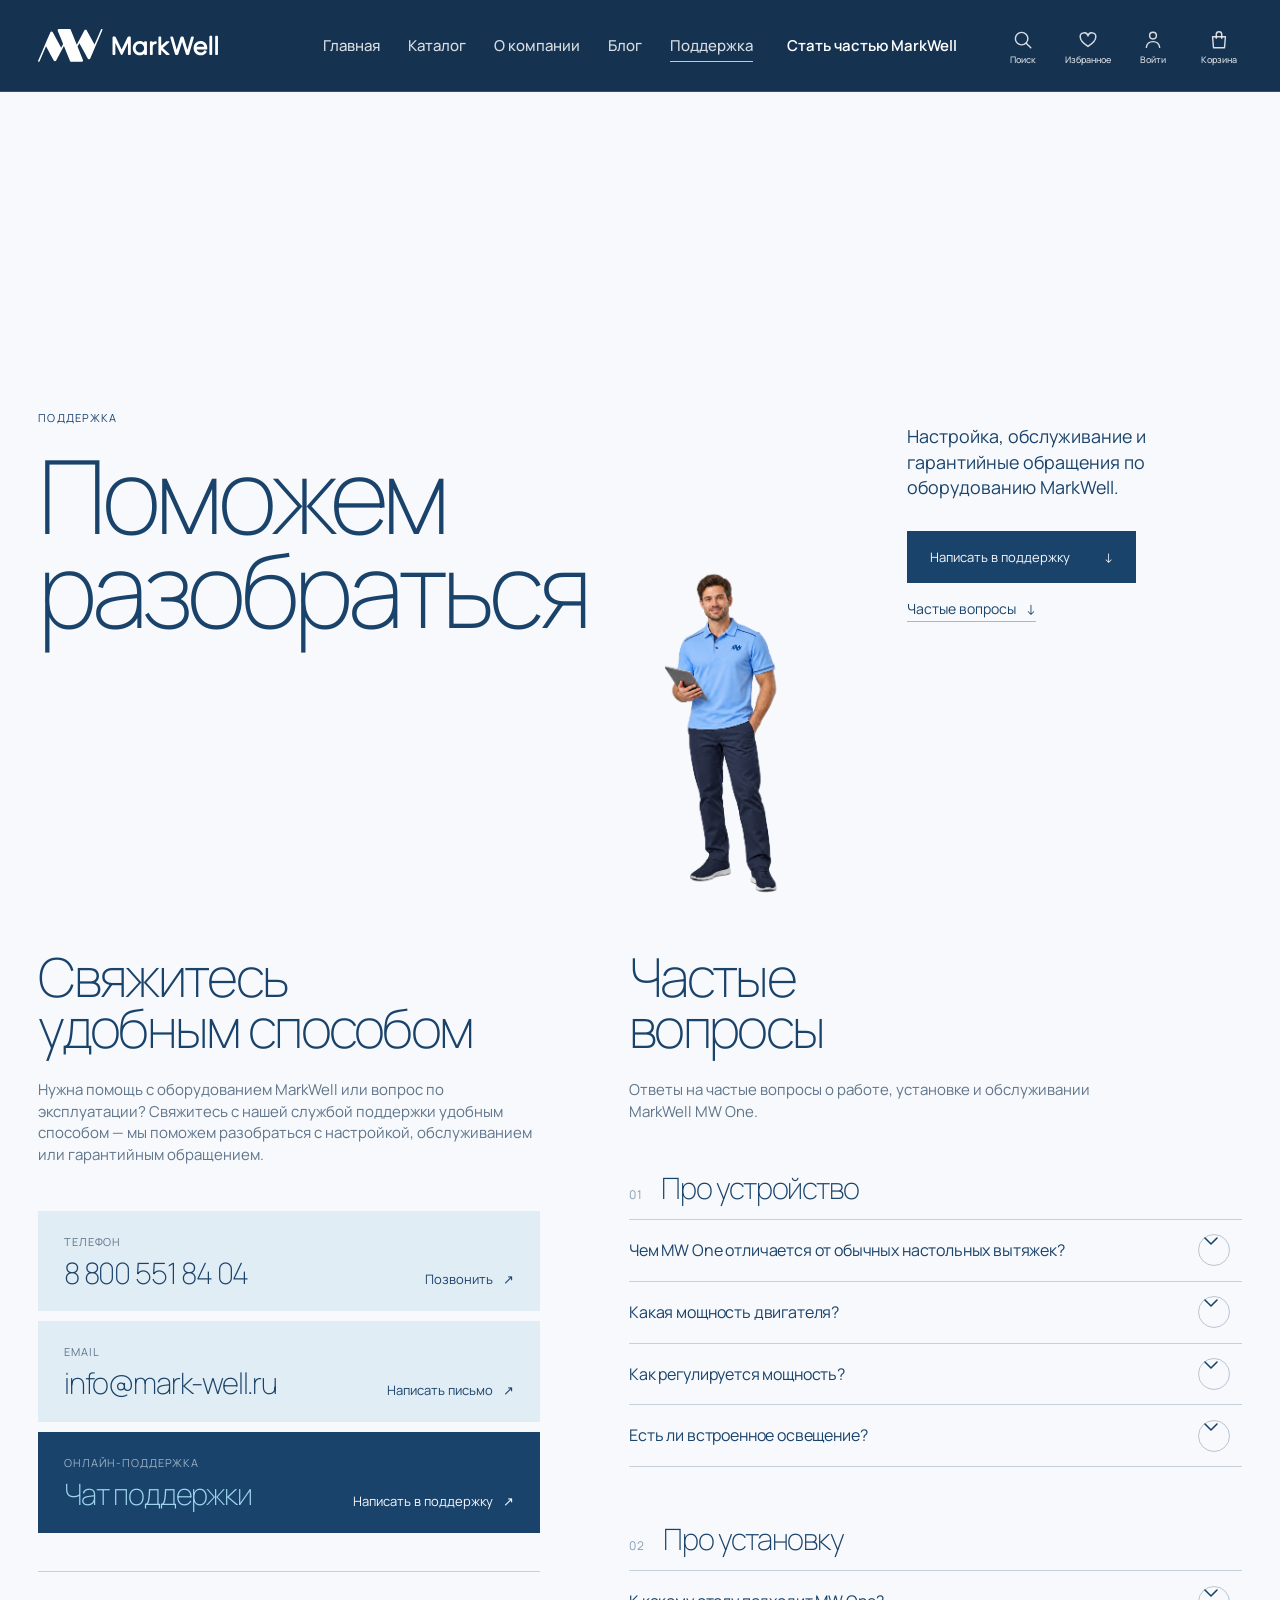
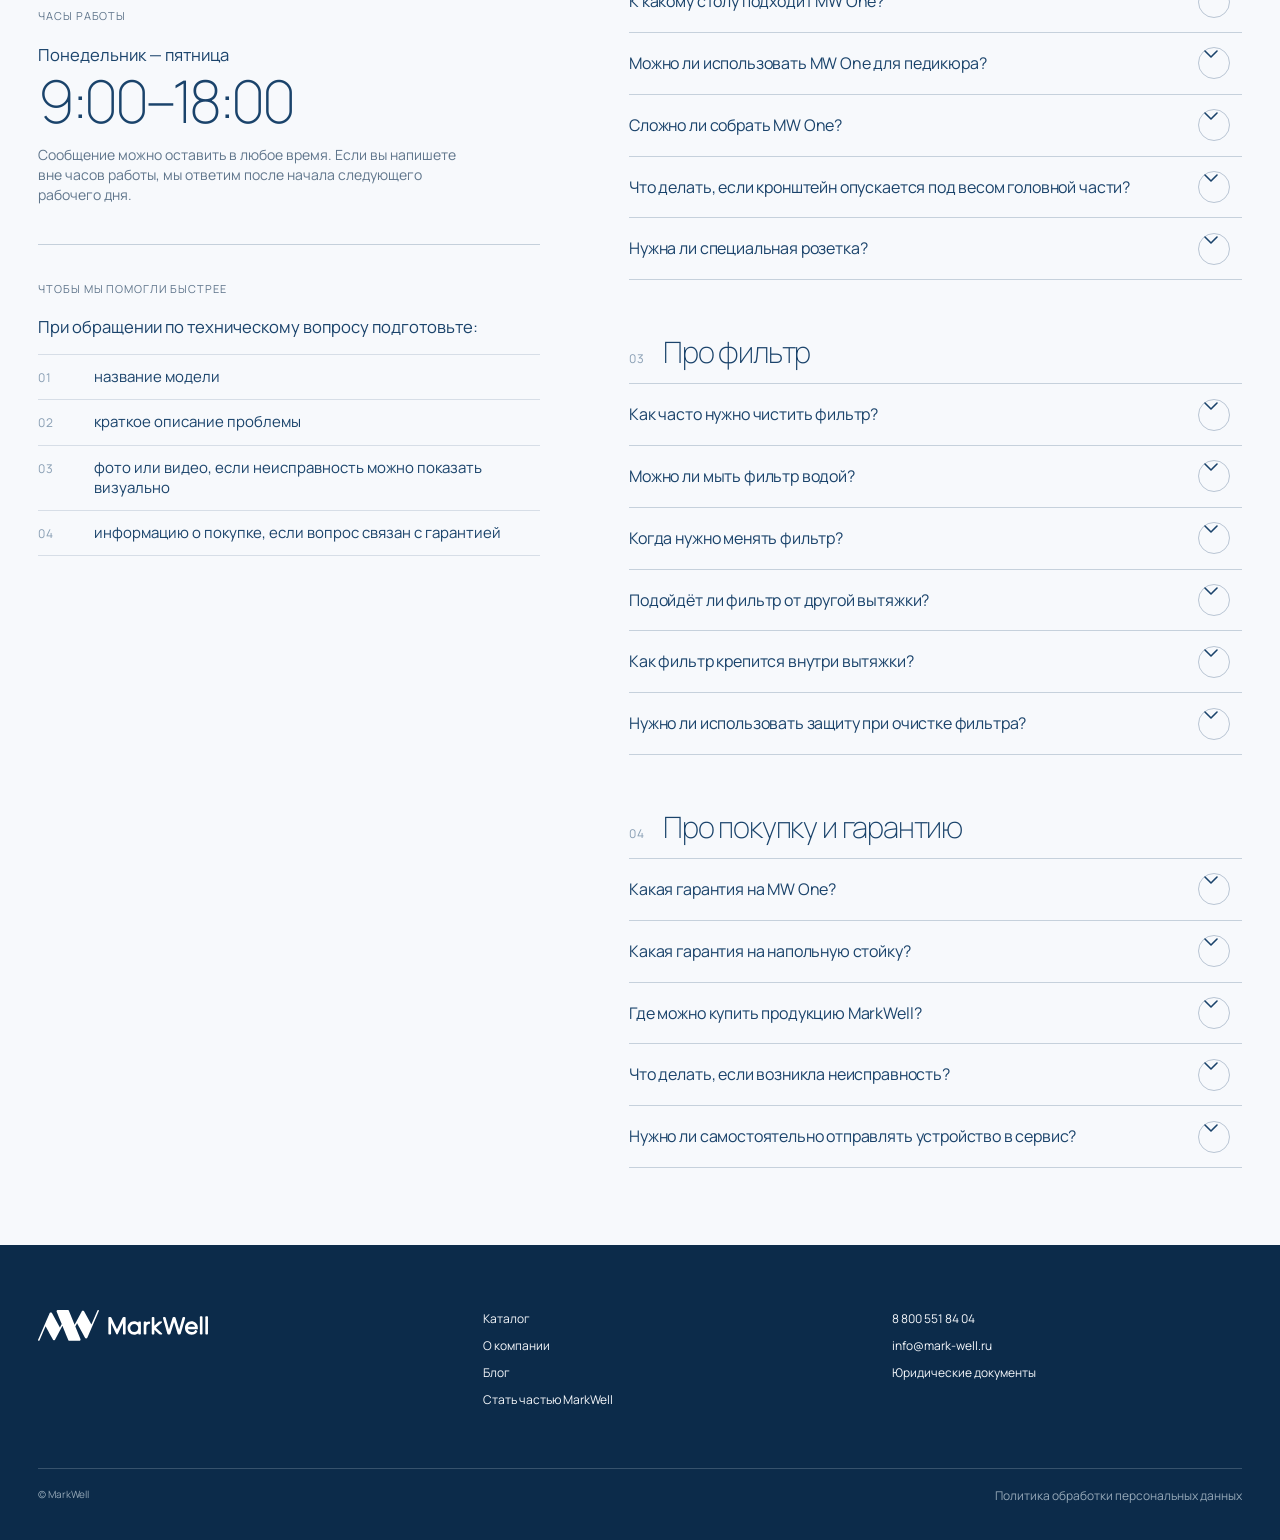
<file: support.html>
<!doctype html>
<html lang="ru"><head><meta charset="utf-8"><meta name="viewport" content="width=device-width,initial-scale=1"><meta name="description" content="Контакты поддержки MarkWell и ответы на частые вопросы о работе, установке и обслуживании MW One."><title>Поддержка MarkWell</title><link rel="preconnect" href="https://fonts.googleapis.com"><link href="https://fonts.googleapis.com/css2?family=Manrope:wght@200;400;500;600&display=swap" rel="stylesheet"><link rel="stylesheet" href="styles.css?v=nojs-1"></head>
<body class="page-body"><header class="site-header"><a class="brand" href="index.html"><img class="brand__logo" src="assets/markwell-logo-white.svg" alt="MarkWell"></a><button class="page-menu" data-menu-toggle aria-expanded="false" aria-controls="page-nav">Меню</button><nav class="site-nav" id="page-nav"><a href="catalog.html">Каталог</a><a href="company.html">О компании</a><a href="blog.html">Блог</a><a href="support.html" aria-current="page">Поддержка</a><a class="site-nav__cta" href="partners.html">Стать частью MarkWell</a></nav><div class="site-tools"><a href="catalog.html" aria-label="Поиск"><svg viewBox="0 0 24 24" aria-hidden="true"><circle cx="10.5" cy="10.5" r="6.8"/><path d="m15.5 15.5 5 5"/></svg><span>Поиск</span></a><a href="catalog.html" aria-label="Избранное"><svg viewBox="0 0 24 24" aria-hidden="true"><path d="M20.5 8.8c0 5-8.5 10.2-8.5 10.2S3.5 13.8 3.5 8.8A4.3 4.3 0 0 1 12 7.6a4.3 4.3 0 0 1 8.5 1.2Z"/></svg><span>Избранное</span></a><a href="support.html" aria-label="Войти"><svg viewBox="0 0 24 24" aria-hidden="true"><circle cx="12" cy="7.2" r="3.7"/><path d="M4.7 20c.7-4 3.1-6.2 7.3-6.2s6.6 2.2 7.3 6.2"/></svg><span>Войти</span></a><a href="catalog.html" aria-label="Корзина"><svg viewBox="0 0 24 24" aria-hidden="true"><path d="M5 8.5h14l-1 12H6l-1-12Z"/><path d="M9 10V6a3 3 0 0 1 6 0v4"/></svg><span>Корзина</span></a></div></header>
<main class="page-main">
<section class="page-hero support-hero">
<div><p class="page-kicker">Поддержка</p><h1>Поможем разобраться</h1></div>
<figure class="support-hero__visual">
<img src="assets/support-specialist.png" alt="Специалист службы поддержки MarkWell с планшетом" />
</figure>
<div class="support-hero__aside">
<p class="page-hero__intro">Настройка, обслуживание и гарантийные обращения по оборудованию MarkWell.</p>
<div class="support-hero__actions">
<a class="support-button" href="#contacts">Написать в поддержку <span aria-hidden="true">↓</span></a>
<a class="support-hero__link" href="#faq">Частые вопросы <span aria-hidden="true">↓</span></a>
</div>
</div>
</section>

<section class="page-section support-section">
<div class="support-columns">
<div class="support-col support-col--contacts" id="contacts">
<h2 class="support-col__title">Свяжитесь<br>удобным способом</h2>
<p class="support-col__lead">Нужна помощь с оборудованием MarkWell или вопрос по эксплуатации? Свяжитесь с нашей службой поддержки удобным способом — мы поможем разобраться с настройкой, обслуживанием или гарантийным обращением.</p>

<div class="support-contacts">
<a class="support-contact" href="tel:88005518404"><span class="support-label">Телефон</span><strong>8 800 551 84 04</strong><span class="support-contact__action">Позвонить <span aria-hidden="true">↗</span></span></a>
<a class="support-contact" href="mailto:info@mark-well.ru"><span class="support-label">Email</span><strong>info@mark-well.ru</strong><span class="support-contact__action">Написать письмо <span aria-hidden="true">↗</span></span></a>
<a class="support-contact support-contact--deep" href="https://t.me/Markwellbot" target="_blank" rel="noopener noreferrer"><span class="support-label">Онлайн-поддержка</span><strong>Чат поддержки</strong><span class="support-contact__action">Написать в поддержку <span aria-hidden="true">↗</span></span></a>
</div>

<article class="support-hours">
<span class="support-label">Часы работы</span>
<p class="support-hours__days">Понедельник — пятница</p>
<p class="support-hours__time">9:00–18:00</p>
<p class="support-hours__note">Сообщение можно оставить в любое время. Если вы напишете вне часов работы, мы ответим после начала следующего рабочего дня.</p>
</article>

<article class="support-prepare">
<span class="support-label">Чтобы мы помогли быстрее</span>
<p>При обращении по техническому вопросу подготовьте:</p>
<ol>
<li><span>01</span>название модели</li>
<li><span>02</span>краткое описание проблемы</li>
<li><span>03</span>фото или видео, если неисправность можно показать визуально</li>
<li><span>04</span>информацию о покупке, если вопрос связан с гарантией</li>
</ol>
</article>
</div>

<div class="support-col support-col--faq" id="faq">
<h2 class="support-col__title">Частые<br>вопросы</h2>
<p class="support-col__lead">Ответы на частые вопросы о работе, установке и обслуживании MarkWell MW One.</p>
<div class="support-faq__groups">
<section class="faq-group" id="faq-device" aria-labelledby="faq-device-title">
<header class="faq-group__head"><span>01</span><h3 id="faq-device-title">Про устройство</h3></header>
<details><summary>Чем MW One отличается от обычных настольных вытяжек?</summary><div class="faq-answer"><p>MW One крепится к краю рабочего стола и располагается на регулируемом кронштейне, поэтому корпус вытяжки не занимает основную рабочую поверхность.</p><p>Основные элементы устройства находятся непосредственно в головной части: фильтр расположен рядом с рабочей зоной, а двигатель — выше него. В головную часть также встроено регулируемое освещение.</p><p>Техническое решение защищено патентом Российской Федерации на изобретение №&nbsp;2800505.</p></div></details>
<details><summary>Какая мощность двигателя?</summary><div class="faq-answer"><p>Мощность двигателя MarkWell MW One — 72 Вт.</p><p>Максимальная скорость вращения — до 4700 об/мин.</p></div></details>
<details><summary>Как регулируется мощность?</summary><div class="faq-answer"><p>Предусмотрено 10 уровней мощности.</p><p>Нужный режим выбирается поворотом шайбы на регуляторе, а установленное значение отображается на цифровом дисплее.</p></div></details>
<details><summary>Есть ли встроенное освещение?</summary><div class="faq-answer"><p>Да. В головную часть MW One встроено освещение мощностью 38 Вт.</p><p>Доступны три цветовые температуры:</p><ul><li>3000 К</li><li>4500 К</li><li>6000 К</li></ul><p>Также можно регулировать яркость освещения.</p></div></details>
</section>

<section class="faq-group" id="faq-install" aria-labelledby="faq-install-title">
<header class="faq-group__head"><span>02</span><h3 id="faq-install-title">Про установку</h3></header>
<details><summary>К какому столу подходит MW One?</summary><div class="faq-answer"><p>Вытяжка крепится струбциной к краю столешницы или тумбы.</p></div></details>
<details><summary>Можно ли использовать MW One для педикюра?</summary><div class="faq-answer"><p>Да. Способ размещения зависит от организации конкретного рабочего места.</p><p>Если рядом с рабочей зоной есть подходящий стол или тумба, можно использовать штатное крепление.</p><p>Если при педикюре требуется больше свободы в позиционировании и перемещении вытяжки, её удобно дополнить напольной стойкой MarkWell.</p><p>Напольная стойка не является обязательным условием использования MW One при педикюре.</p></div></details>
<details><summary>Сложно ли собрать MW One?</summary><div class="faq-answer"><p>Нет. Основные этапы:</p><ol><li>закрепить струбцину на рабочей поверхности;</li><li>установить кронштейн;</li><li>закрепить головную часть;</li><li>правильно проложить кабель;</li><li>проверить установку фильтра;</li><li>подключить устройство.</li></ol><p>Необходимые шестигранные ключи входят в комплект.</p></div></details>
<details><summary>Что делать, если кронштейн опускается под весом головной части?</summary><div class="faq-answer"><p>Натяжение кронштейна можно отрегулировать шестигранным ключом из комплекта.</p><p>Регулировка выполняется в соответствии с инструкцией.</p><p>Не следует чрезмерно затягивать регулировочные винты.</p></div></details>
<details><summary>Нужна ли специальная розетка?</summary><div class="faq-answer"><p>Нет. MW One рассчитана на питание от сети AC 110–220 В и оснащена стандартной вилкой европейского типа.</p></div></details>
</section>

<section class="faq-group" id="faq-filter" aria-labelledby="faq-filter-title">
<header class="faq-group__head"><span>03</span><h3 id="faq-filter-title">Про фильтр</h3></header>
<details><summary>Как часто нужно чистить фильтр?</summary><div class="faq-answer"><p>В качестве ориентира — примерно каждые 20–25 процедур.</p><p>Фактическая периодичность зависит от загрузки мастера, количества клиентов, типов выполняемых процедур, объёма снятия материала и количества образующейся пыли.</p><p>При интенсивной работе фильтр можно очищать чаще.</p></div></details>
<details><summary>Можно ли мыть фильтр водой?</summary><div class="faq-answer"><p>Нет. Для фильтра предусмотрена только сухая очистка.</p><p>Не следует использовать воду, моющие средства и жидкие чистящие составы.</p></div></details>
<details><summary>Когда нужно менять фильтр?</summary><div class="faq-answer"><p>Ориентировочный срок — около 2–3 месяцев, но фактический ресурс зависит от интенсивности работы и регулярности очистки.</p><p>Один из практических признаков необходимости замены — если после правильной очистки вы замечаете, что тяга остаётся заметно слабее привычной.</p></div></details>
<details><summary>Подойдёт ли фильтр от другой вытяжки?</summary><div class="faq-answer"><p>Сменный фильтр MarkWell предназначен для модели MW One.</p><p>Для стабильной установки и работы рекомендуется использовать совместимый фильтр MarkWell.</p></div></details>
<details><summary>Как фильтр крепится внутри вытяжки?</summary><div class="faq-answer"><p>Фильтр фиксируется магнитами внутри головной части.</p><p>Его можно снять и установить обратно без разборки корпуса.</p></div></details>
<details><summary>Нужно ли использовать защиту при очистке фильтра?</summary><div class="faq-answer"><p>При работе с накопившейся пылью рекомендуется использовать маску и перчатки.</p><p>После очистки рекомендуется тщательно вымыть руки.</p></div></details>
</section>

<section class="faq-group" id="faq-warranty" aria-labelledby="faq-warranty-title">
<header class="faq-group__head"><span>04</span><h3 id="faq-warranty-title">Про покупку и гарантию</h3></header>
<details><summary>Какая гарантия на MW One?</summary><div class="faq-answer"><p>Гарантия на MarkWell MW One составляет 24 месяца. Срок службы устройства — 5 лет.</p><p>На отдельные комплектующие:</p><ul><li>регулятор мощности — гарантия 12 месяцев;</li><li>встроенная LED-подсветка — гарантия 12 месяцев.</li></ul><p>Сменный фильтр относится к расходным материалам и гарантией не покрывается.</p></div></details>
<details><summary>Какая гарантия на напольную стойку?</summary><div class="faq-answer"><p>Гарантия на напольную стойку MarkWell — 12 месяцев. Срок службы — 3 года.</p><p>Естественный износ деталей, включая колёса и ролики, не относится к гарантийным случаям.</p></div></details>
<details><summary>Где можно купить продукцию MarkWell?</summary><div class="faq-answer"><p>Продукция MarkWell представлена на официальном сайте и маркетплейсах.</p></div></details>
<details><summary>Что делать, если возникла неисправность?</summary><div class="faq-answer"><p>Свяжитесь со службой поддержки MarkWell. Опишите проблему и при необходимости приложите фото или видео.</p><p>Специалисты проведут первичную диагностику и подскажут дальнейшие действия.</p><p>Если обращение связано с гарантией, может потребоваться подтверждение покупки.</p></div></details>
<details><summary>Нужно ли самостоятельно отправлять устройство в сервис?</summary><div class="faq-answer"><p>Сначала обратитесь в поддержку MarkWell. После первичной диагностики специалист предложит подходящий вариант решения.</p></div></details>
</section>
</div>
</div>
</div>
</section>
</main>
<footer class="site-footer"><div class="site-footer__grid"><a href="index.html"><img src="assets/markwell-logo-white.svg" alt="MarkWell"></a><nav><a href="catalog.html">Каталог</a><a href="company.html">О компании</a><a href="blog.html">Блог</a><a href="partners.html">Стать частью MarkWell</a></nav><div class="site-footer__contacts"><a href="tel:88005518404">8 800 551 84 04</a><a href="mailto:info@mark-well.ru">info@mark-well.ru</a><a href="legal.html">Юридические документы</a></div></div><div class="site-footer__bottom"><span>© MarkWell</span><a href="legal.html#privacy">Политика обработки персональных данных</a></div></footer><script src="page.js?v=5"></script></body></html>
</file>
<file: styles.css>
:root {
  --deep-ocean: #1a436b;
  --atlantic-blue: #244765;
  --ice-cloud: #e1edf4;
  --clear-sky: #9dd5ef;
  --cloud-white: #f7f9fc;
  --ink: #20262d;
  --edge: clamp(20px, 3vw, 52px);
}

*,
*::before,
*::after {
  box-sizing: border-box;
}

html {
  background: var(--deep-ocean);
  scroll-behavior: smooth;
}

body {
  margin: 0;
  min-width: 320px;
  color: var(--cloud-white);
  background: var(--deep-ocean);
  font-family: "Manrope", sans-serif;
  -webkit-font-smoothing: antialiased;
}

button,
a {
  color: inherit;
  font: inherit;
}

.brand-section { padding: 70px var(--edge) 100px; color: var(--deep-ocean); background: var(--cloud-white); min-height:100svh; display:flex; flex-direction:column; justify-content:center; }
.section-top { display: flex; justify-content: space-between; gap: 24px; align-items: center; border-top: 1px solid #1a436b30; padding-top: 20px; margin-bottom: 75px; }
.brand-section h2, .closing h2 { margin: 0; font-size: clamp(44px, 5.8vw, 92px); font-weight: 200; line-height: .94; letter-spacing: -.03em; }
.brand-section p { line-height: 1.3; letter-spacing: -.01em; }
.overline { font-size: 11px; text-transform: uppercase; letter-spacing: .08em !important; margin: 0 0 28px; }
.care-grid { display: grid; grid-template-columns: 1.2fr 1fr; gap: 8vw; align-items: center; }
.editorial-photo, .workspace-photo, .product-photo { margin: 0; }
.editorial-photo img { display: block; width: 100%; height: 650px; max-height: 55vw; object-fit: cover; object-position: 60% center; }
.editorial-photo figcaption { margin-top: 14px; color: #5f758b; font-size: 11px; }
.editorial-copy > p:not(.overline) { max-width: 380px; margin: 30px 0; font-size: 16px; color: #5f758b; }
.quiet-note { display: flex; flex-direction: column; gap: 10px; padding: 22px 0; border-top: 1px solid #1a436b30; font-size: 13px; }
.text-link { display: inline-flex; align-items: center; justify-content: space-between; gap: 30px; margin-top: 24px; padding: 12px 0; border-bottom: 1px solid currentColor; text-decoration: none; font-size: 13px; }
.text-link span { font-size: 22px; transition: transform .2s; }.text-link:hover span { transform: translate(3px,-3px); }
.workspace { background: var(--ice-cloud); }
.section-heading { display: grid; grid-template-columns: 1.4fr 1fr; align-items: end; gap: 12vw; margin-bottom: 48px; }
.section-heading > p { max-width: 410px; margin: 0; font-size: 16px; }
.workspace-photo { position: relative; }
.workspace-photo img { display: block; width: 100%; aspect-ratio: 2 / 1; object-fit: cover; object-position: center 61%; }
.workspace-photo figcaption { position: absolute; bottom: 24px; left: 24px; padding: 8px 12px; background: #f7f9fce6; font-size: 10px; }
.principles { display: grid; grid-template-columns: repeat(3,1fr); margin-top: 42px; }
.principles > div { padding: 0 30px; border-left: 1px solid #1a436b30; }.principles > div:first-child { padding-left: 0; border: 0; }
.principles span { font-size: 11px; }.principles h3 { font-size: 23px; font-weight: 400; letter-spacing: -.02em; margin: 28px 0 12px; }.principles p { max-width: 310px; font-size: 14px; color: #5f758b; }
.philosophy { background: var(--deep-ocean); color: var(--cloud-white); padding-bottom: 70px; }
.philosophy .section-top { border-color: #9dd5ef50; }.philosophy .section-label span { border-color: #9dd5ef70; color: var(--clear-sky); }.philosophy .section-meta { color: #e1edf4a0; }
.philosophy h2 { font-size: clamp(50px,7.2vw,116px); line-height: 1; }.philosophy h2 em { font-style: normal; color: var(--clear-sky); }
.philosophy-bottom { display: flex; justify-content: space-between; align-items: end; gap: 40px; margin-top: 75px; }.philosophy-bottom img { width: 180px; height: auto; }.philosophy-bottom p { max-width: 410px; font-size: 15px; color: var(--ice-cloud); margin: 0; }
.product-layout { display: grid; grid-template-columns: .8fr 1.3fr; gap: 6vw; align-items: center; }.product-copy h2 { font-size: clamp(68px,8vw,125px); }.product-lead { font-size: 25px; }.product-copy > p:not(.overline):not(.product-lead) { max-width: 360px; font-size: 15px; color: #5f758b; }
.product-features { list-style: none; padding: 0; margin: 30px 0; max-width: 370px; }.product-features li { border-top: 1px solid #1a436b30; padding: 14px 0; font-size: 13px; }
.solid-link { display: inline-flex; gap: 34px; align-items: center; background: var(--deep-ocean); color: white; padding: 17px 23px; text-decoration: none; font-size: 13px; }.solid-link:hover { background: var(--atlantic-blue); }
.product-photo { overflow: hidden; background: var(--ice-cloud); }.product-photo img { display: block; width: 100%; aspect-ratio: 1 / 1; object-fit: cover; object-position: 27% center; }.product-photo figcaption { padding: 18px 24px; font-size: 11px; }
.support { padding-top: 0; }.support-layout { display: grid; grid-template-columns: 1fr 1fr; gap: 9vw; }.faq details { border-top: 1px solid #1a436b40; }.faq details:last-child { border-bottom: 1px solid #1a436b40; }.faq summary { list-style: none; cursor: pointer; padding: 25px 0; display: flex; align-items: center; justify-content: space-between; gap: 20px; font-size: 16px; }.faq summary::-webkit-details-marker { display: none; }.faq summary span { font-size: 24px; font-weight: 200; }.faq details[open] summary span { transform: rotate(45deg); }.faq details p { margin: 0 40px 25px 0; font-size: 14px; color: #5f758b; }
.closing { position: relative; min-height: 520px; color: var(--deep-ocean); background: var(--ice-cloud); overflow: hidden; }.closing > img { position: absolute; width: 100%; height: 100%; object-fit: cover; }.closing-copy { position: relative; padding: 100px var(--edge); }.closing h2 { max-width: 70%; }.closing .text-link { margin-top: 40px; }
.footer { padding: 35px var(--edge); display: flex; align-items: center; justify-content: space-between; gap: 24px; font-size: 11px; }.footer img { display: block; width: 160px; height: auto; }.footer a { text-decoration: none; }.footer p { color: var(--ice-cloud); }
summary:focus-visible, .text-link:focus-visible, .solid-link:focus-visible { outline: 2px solid var(--clear-sky); outline-offset: 5px; }
@media(max-width:900px) { .care-grid { gap: 5vw; }.editorial-photo img { height: 520px; max-height: none; }.principles h3 { font-size: 20px; }.section-heading { gap: 6vw; }.product-layout { gap: 4vw; } }
@media(max-width:640px) { .brand-section { padding: 45px var(--edge) 65px; }.section-top { margin-bottom: 40px; }.section-top .section-meta { display: none; }.care-grid,.section-heading,.product-layout,.support-layout { grid-template-columns: 1fr; gap: 35px; }.editorial-photo img { height: auto; aspect-ratio: 4 / 3; }.editorial-copy { padding-top: 8px; }.brand-section h2,.closing h2 { font-size: 48px; }.section-heading > p { font-size: 15px; }.workspace-photo img { aspect-ratio: 4 / 3; object-position: 65% center; }.workspace-photo figcaption { left: 12px; bottom: 12px; font-size: 9px; }.principles { grid-template-columns: 1fr; margin-top: 26px; }.principles > div,.principles > div:first-child { border: 0; border-top: 1px solid #1a436b30; padding: 22px 0 8px; }.principles h3 { margin-top: 16px; }.philosophy h2 { font-size: 46px; }.philosophy-bottom { flex-direction: column; align-items: start; margin-top: 45px; }.product-copy h2 { font-size: 80px; }.product-photo { grid-row: 1; }.product-photo img { aspect-ratio: 4 / 3; }.support { padding-top: 0; }.faq summary { font-size: 14px; }.closing { min-height: 450px; }.closing > img { object-position: 65% center; opacity: .65; }.closing-copy { padding: 65px var(--edge); }.closing h2 { max-width: 100%; }.footer { flex-wrap: wrap; }.footer p { order: 3; width: 100%; margin: 0; } }

.hero {
  position: relative;
  isolation: isolate;
  min-height: 100svh;
  overflow: hidden;
  background: var(--deep-ocean);
}

.hero__media,
.hero__video,
.hero__fallback,
.hero__veil,
.hero__grain {
  position: absolute;
  inset: 0;
  width: 100%;
  height: 100%;
}

.hero__media {
  z-index: -2;
  background: var(--deep-ocean);
}

.hero__video {
  z-index: 1;
  object-fit: cover;
  object-position: center;
  filter: saturate(0.84) contrast(1.02);
}


.hero__fallback {
  background:
    radial-gradient(circle at 78% 34%, rgba(157, 213, 239, 0.7), transparent 22%),
    linear-gradient(122deg, #0c2d50 0%, #376987 47%, #dbeaf1 100%);
}

.hero__veil {
  z-index: 2;
  background:
    linear-gradient(90deg, rgba(5, 27, 49, 0.88) 0%, rgba(8, 34, 57, 0.57) 38%, rgba(13, 42, 67, 0.1) 69%),
    linear-gradient(180deg, rgba(8, 26, 43, 0.5) 0%, transparent 27%, transparent 66%, rgba(5, 22, 39, 0.63) 100%);
}

.hero__grain {
  z-index: 3;
  opacity: 0.13;
  pointer-events: none;
  background-image: url("data:image/svg+xml,%3Csvg viewBox='0 0 180 180' xmlns='http://www.w3.org/2000/svg'%3E%3Cfilter id='n'%3E%3CfeTurbulence type='fractalNoise' baseFrequency='.86' numOctaves='3' stitchTiles='stitch'/%3E%3C/filter%3E%3Crect width='100%25' height='100%25' filter='url(%23n)' opacity='.28'/%3E%3C/svg%3E");
  mix-blend-mode: soft-light;
}

.header {
  position: absolute;
  z-index: 10;
  top: 0;
  left: 0;
  display: grid;
  grid-template-columns: 1fr auto 1fr;
  align-items: center;
  width: 100%;
  min-height: 92px;
  padding: 0 var(--edge);
  border-bottom: 1px solid rgba(247, 249, 252, 0.24);
  animation: reveal-down 0.9s 0.08s both;
}

.brand {
  position: relative;
  z-index: 2;
  display: inline-flex;
  align-items: center;
  justify-self: start;
  gap: 10px;
  color: #fff;
  font-size: 18px;
  font-weight: 600;
  letter-spacing: -0.04em;
  text-decoration: none;
}

.brand__logo {
  display: block;
  width: 180px;
  height: auto;
}

.nav {
  display: flex;
  align-items: center;
  justify-self: center;
  gap: clamp(20px, 2.2vw, 38px);
}

.nav a {
  position: relative;
  padding: 10px 0;
  color: rgba(255, 255, 255, 0.84);
  font-size: 15px;
  font-weight: 500;
  text-decoration: none;
}

.nav a::after {
  position: absolute;
  right: 0;
  bottom: 4px;
  left: 0;
  height: 1px;
  content: "";
  background: var(--clear-sky);
  transform: scaleX(0);
  transform-origin: right;
  transition: transform 0.35s ease;
}

.nav a:hover::after,
.nav a:focus-visible::after {
  transform: scaleX(1);
  transform-origin: left;
}

.nav .nav__cta {
  margin-left: 6px;
  padding: 10px 0;
  color: #fff;
  font-weight: 600;
}

.utility-nav {
  display: flex;
  align-items: center;
  justify-self: end;
  gap: clamp(14px, 1.5vw, 26px);
}

.utility-nav button {
  display: inline-flex;
  flex-direction: column;
  align-items: center;
  gap: 4px;
  min-width: 46px;
  padding: 5px 0 3px;
  color: rgba(255, 255, 255, 0.84);
  border: 0;
  background: transparent;
  cursor: pointer;
  transition: color 0.25s ease, transform 0.25s ease;
}

.utility-nav button:hover,
.utility-nav button:focus-visible {
  color: var(--clear-sky);
  transform: translateY(-2px);
}

.utility-nav svg {
  width: 22px;
  height: 22px;
  fill: none;
  stroke: currentColor;
  stroke-width: 1.55;
  stroke-linecap: round;
  stroke-linejoin: round;
}

.utility-nav span {
  font-size: 9px;
  font-weight: 500;
  line-height: 1;
}

.menu-toggle {
  display: none;
  border: 0;
  background: transparent;
}

.hero__content {
  position: absolute;
  z-index: 4;
  left: var(--edge);
  bottom: clamp(155px, 19vh, 224px);
  max-width: min(1080px, calc(100vw - var(--edge) * 2));
}

.hero__eyebrow,
.hero__note,
.hero h1 {
  margin: 0;
}

.hero__eyebrow {
  display: flex;
  align-items: center;
  gap: 14px;
  margin-bottom: clamp(20px, 3vh, 32px);
  color: var(--ice-cloud);
  font-size: 13px;
  font-weight: 500;
  letter-spacing: 0.06em;
  text-transform: uppercase;
  animation: reveal-up 0.9s 0.32s both;
}

.hero__eyebrow::before {
  width: 38px;
  height: 1px;
  content: "";
  background: var(--clear-sky);
}

.hero h1 {
  max-width: 1060px;
  font-size: clamp(48px, 5.45vw, 88px);
  font-weight: 400;
  line-height: 0.98;
  letter-spacing: -0.055em;
  text-wrap: balance;
  animation: reveal-up 1s 0.43s both;
}

.hero h1 span {
  color: var(--clear-sky);
}

.hero__note {
  margin-top: 28px;
  color: rgba(247, 249, 252, 0.74);
  font-size: 14px;
  letter-spacing: 0.02em;
  animation: reveal-up 0.9s 0.58s both;
}

.hero__index {
  position: absolute;
  z-index: 4;
  top: 50%;
  right: var(--edge);
  display: flex;
  align-items: center;
  gap: 12px;
  color: rgba(247, 249, 252, 0.67);
  font-size: 10px;
  letter-spacing: 0.08em;
  text-transform: uppercase;
  transform: rotate(90deg) translateX(50%);
  transform-origin: right center;
  animation: reveal-index 1s 0.8s both;
}

.hero__index i {
  display: block;
  width: 54px;
  height: 1px;
  background: rgba(247, 249, 252, 0.45);
}

.scroll-hint {
  position: absolute;
  z-index: 4;
  bottom: 26px;
  left: 50%;
  display: flex;
  flex-direction: column;
  align-items: center;
  gap: 10px;
  color: rgba(247, 249, 252, 0.78);
  font-size: 11px;
  letter-spacing: 0.015em;
  text-decoration: none;
  transform: translateX(-50%);
  animation: reveal-up 0.9s 0.78s both;
}

.scroll-hint svg {
  width: 18px;
  height: 25px;
  fill: none;
  stroke: currentColor;
  stroke-width: 1.35;
  stroke-linecap: round;
  stroke-linejoin: round;
  animation: drift-down 1.8s ease-in-out infinite;
}


/* Second screen — product architecture */
.construction {
  position: relative;
  min-height: 100svh;
  overflow: hidden;
  padding: 34px var(--edge) clamp(48px, 5vw, 70px);
  color: var(--ink);
  background:
    radial-gradient(circle at 88% 55%, rgba(157, 213, 239, 0.25), transparent 28%),
    var(--cloud-white);
}

.construction::before {
  position: absolute;
  top: 0;
  right: var(--edge);
  left: var(--edge);
  height: 1px;
  content: "";
  background: rgba(26, 67, 107, 0.18);
}

.construction__top {
  display: flex;
  align-items: center;
  justify-content: space-between;
  padding-bottom: clamp(48px, 4vw, 64px);
  color: var(--deep-ocean);
}

.section-label,
.section-meta {
  margin: 0;
  font-size: 11px;
  font-weight: 500;
  letter-spacing: 0.08em;
  text-transform: uppercase;
}

.section-label {
  display: flex;
  align-items: center;
  gap: 12px;
}

.section-label span {
  display: grid;
  width: 30px;
  height: 30px;
  place-items: center;
  border: 1px solid rgba(26, 67, 107, 0.36);
  border-radius: 50%;
  color: var(--deep-ocean);
  font-size: 9px;
}

.section-meta {
  color: rgba(32, 38, 45, 0.48);
}

.construction__heading {
  display: grid;
  grid-template-columns: minmax(0, 1.55fr) minmax(260px, 0.75fr);
  gap: clamp(40px, 8vw, 140px);
  align-items: end;
  margin-bottom: clamp(40px, 4vw, 58px);
}

.construction__heading h2 {
  margin: 0;
  color: var(--deep-ocean);
  font-size: clamp(56px, 7.3vw, 116px);
  font-weight: 400;
  line-height: 0.89;
  letter-spacing: -0.065em;
}

.construction__heading > p {
  max-width: 460px;
  margin: 0 0 8px;
  font-size: clamp(15px, 1.25vw, 19px);
  line-height: 1.45;
}

.construction__body {
  display: grid;
  grid-template-columns: minmax(270px, 0.7fr) minmax(500px, 1.5fr);
  gap: clamp(36px, 5vw, 78px);
  align-items: stretch;
}

.construction__copy {
  display: flex;
  flex-direction: column;
}

.construction__copy > p {
  max-width: 430px;
  margin: 0 0 42px;
  color: rgba(32, 38, 45, 0.68);
  font-size: 13px;
  line-height: 1.6;
}

.construction__facts {
  border-top: 1px solid rgba(26, 67, 107, 0.2);
}

.construction__facts > div {
  display: grid;
  grid-template-columns: 32px 1fr;
  gap: 2px 13px;
  padding: 15px 0 17px;
  border-bottom: 1px solid rgba(26, 67, 107, 0.2);
}

.construction__facts span {
  grid-row: 1 / 3;
  padding-top: 2px;
  color: var(--clear-sky);
  font-size: 10px;
  font-weight: 600;
}

.construction__facts strong {
  color: var(--deep-ocean);
  font-size: 13px;
  font-weight: 600;
}

.construction__facts p {
  margin: 0;
  color: rgba(32, 38, 45, 0.56);
  font-size: 10px;
  line-height: 1.45;
}

.patent-note {
  display: flex;
  align-items: center;
  gap: 12px;
  margin-top: auto;
  padding-top: 28px;
  color: var(--deep-ocean);
}

.patent-note svg {
  width: 25px;
  fill: none;
  stroke: currentColor;
  stroke-width: 1.35;
  stroke-linecap: round;
  stroke-linejoin: round;
}

.patent-note div {
  display: flex;
  flex-direction: column;
  gap: 2px;
}

.patent-note span {
  color: rgba(32, 38, 45, 0.48);
  font-size: 9px;
}

.patent-note strong {
  font-size: 11px;
  font-weight: 600;
}

.construction__visual {
  position: relative;
  min-height: 0;
  aspect-ratio: 2 / 1;
  align-self: start;
  margin: 0;
  overflow: hidden;
  color: var(--deep-ocean);
  background: #e1edf4;
}

.construction__image,
.construction__media-veil {
  position: absolute;
  inset: 0;
  width: 100%;
  height: 100%;
}

.construction__image {
  object-fit: contain;
  object-position: center;
}

.construction__media-veil {
  background:
    linear-gradient(180deg, rgba(9, 37, 63, 0.1), rgba(6, 27, 47, 0.58)),
    linear-gradient(90deg, rgba(12, 44, 72, 0.42), transparent 44%);
}

.construction__rings {
  position: absolute;
  top: 50%;
  left: 58%;
  width: min(42vw, 500px);
  aspect-ratio: 1;
  transform: translate(-50%, -50%);
}

.construction__rings i {
  position: absolute;
  inset: 0;
  border: 1px solid rgba(157, 213, 239, 0.36);
  border-radius: 50%;
  animation: pulse-ring 4s ease-out infinite;
}

.construction__rings i:nth-child(2) { animation-delay: 1.3s; }
.construction__rings i:nth-child(3) { animation-delay: 2.6s; }

.callout {
  position: absolute;
  z-index: 2;
  display: flex;
  align-items: center;
  gap: 9px;
  color: var(--deep-ocean);
  font-size: 10px;
  line-height: 1.35;
}

.callout::before {
  flex: 1;
  min-width: 12px;
  height: 1px;
  content: "";
  background: rgba(26, 67, 107, 0.5);
}

.callout i {
  position: absolute;
  left: -3px;
  width: 7px;
  height: 7px;
  border: 1px solid #fff;
  border-radius: 50%;
  background: var(--clear-sky);
  box-shadow: 0 0 0 5px rgba(157, 213, 239, 0.15);
}

.callout span { width: 112px; }
.callout--light { top: 28%; left: 51%; right: 5%; }
.callout--filter { top: 47%; left: 40%; right: 5%; }
.callout--flow { top: 63%; left: 43%; right: 5%; }

.construction__visual figcaption {
  position: absolute;
  right: 24px;
  bottom: 21px;
  left: 24px;
  z-index: 2;
  display: flex;
  align-items: center;
  justify-content: space-between;
  padding-top: 14px;
  border-top: 1px solid rgba(26, 67, 107, 0.24);
  color: var(--deep-ocean);
  font-size: 9px;
  letter-spacing: 0.04em;
  text-transform: uppercase;
}



@keyframes pulse-ring {
  0% { opacity: 0; transform: scale(0.55); }
  28% { opacity: 0.75; }
  100% { opacity: 0; transform: scale(1); }
}



@keyframes reveal-up {
  from { opacity: 0; transform: translateY(22px); }
  to { opacity: 1; transform: translateY(0); }
}

@keyframes reveal-down {
  from { opacity: 0; transform: translateY(-15px); }
  to { opacity: 1; transform: translateY(0); }
}

@keyframes reveal-index {
  from { opacity: 0; transform: rotate(90deg) translateX(55%); }
  to { opacity: 1; transform: rotate(90deg) translateX(50%); }
}

@keyframes drift-down {
  0%, 100% { transform: translateY(0); }
  50% { transform: translateY(6px); }
}

@keyframes load-line {
  0% { transform: translateX(-105%); }
  65%, 100% { transform: translateX(105%); }
}

@media (max-width: 900px) {
  .header {
    grid-template-columns: 1fr auto;
    min-height: 78px;
    animation: none;
  }

  .menu-toggle {
    z-index: 2;
    display: inline-flex;
    align-items: center;
    gap: 12px;
    padding: 8px 0;
    color: #fff;
    cursor: pointer;
  }

  .menu-toggle__label {
    font-size: 12px;
  }

  .menu-toggle__icon {
    position: relative;
    display: block;
    width: 23px;
    height: 13px;
  }

  .menu-toggle__icon i {
    position: absolute;
    right: 0;
    display: block;
    width: 23px;
    height: 1px;
    background: currentColor;
    transition: transform 0.3s ease, top 0.3s ease;
  }

  .menu-toggle__icon i:first-child { top: 2px; }
  .menu-toggle__icon i:last-child { top: 10px; width: 16px; }

  .menu-toggle[aria-expanded="true"] .menu-toggle__icon i:first-child {
    top: 6px;
    transform: rotate(45deg);
  }

  .menu-toggle[aria-expanded="true"] .menu-toggle__icon i:last-child {
    top: 6px;
    width: 23px;
    transform: rotate(-45deg);
  }

  .nav {
    position: fixed;
    z-index: 1;
    inset: 0;
    width: 100%;
    justify-self: stretch;
    display: flex;
    flex-direction: column;
    align-items: flex-start;
    justify-content: center;
    gap: 18px;
    padding: 96px var(--edge) 44px;
    visibility: hidden;
    opacity: 0;
    background: rgba(14, 49, 79, 0.97);
    backdrop-filter: blur(18px);
    transform: translateY(-16px);
    transition: opacity 0.35s ease, transform 0.35s ease, visibility 0.35s;
  }

  .nav.is-open {
    visibility: visible;
    opacity: 1;
    transform: translateY(0);
  }

  .utility-nav {
    position: fixed;
    z-index: 2;
    right: 0;
    bottom: 0;
    left: 0;
    width: 100%;
    justify-self: stretch;
    display: grid;
    grid-template-columns: repeat(4, 1fr);
    gap: 0;
    padding: 18px var(--edge) max(20px, env(safe-area-inset-bottom));
    visibility: hidden;
    opacity: 0;
    border-top: 1px solid rgba(247, 249, 252, 0.18);
    background: rgba(14, 49, 79, 0.98);
    transform: translateY(18px);
    transition: opacity 0.3s ease, transform 0.3s ease, visibility 0.3s;
  }

  .utility-nav.is-open {
    visibility: visible;
    opacity: 1;
    transform: translateY(0);
  }

  .utility-nav button {
    color: rgba(255, 255, 255, 0.88);
  }

  .utility-nav svg {
    width: 25px;
    height: 25px;
  }

  .utility-nav span {
    font-size: 10px;
  }

  .nav a {
    font-size: clamp(28px, 7vw, 48px);
    font-weight: 400;
    letter-spacing: -0.04em;
  }

  .nav .nav__cta {
    margin-top: 10px;
    margin-left: 0;
    padding: 12px 16px;
  }

  .hero__index {
    display: none;
  }

  .construction__heading,
  .construction__body {
    grid-template-columns: 1fr;
  }

  .construction__heading {
    gap: 28px;
  }

  .construction__body {
    gap: 46px;
  }

  .construction__copy > p {
    max-width: 620px;
  }

  .construction__facts {
    display: grid;
    grid-template-columns: repeat(3, 1fr);
  }

  .construction__facts > div {
    display: block;
    padding-right: 18px;
    border-right: 1px solid rgba(26, 67, 107, 0.2);
    border-bottom: 0;
  }

  .construction__facts > div + div {
    padding-left: 18px;
  }

  .construction__facts > div:last-child {
    border-right: 0;
  }

  .construction__facts strong,
  .construction__facts p {
    display: block;
  }

  .construction__facts strong { margin: 12px 0 6px; }
  .patent-note { margin-top: 22px; }
}

@media (min-width: 901px) and (max-width: 1180px) {
  .utility-nav {
    gap: 12px;
  }

  .utility-nav button {
    min-width: 30px;
  }

  .utility-nav span {
    display: none;
  }
}

@media (max-width: 640px) {
  .hero__video {
    object-position: 58% center;
  }

  .hero__veil {
    background:
      linear-gradient(90deg, rgba(5, 27, 49, 0.7), rgba(7, 31, 53, 0.22)),
      linear-gradient(180deg, rgba(5, 24, 42, 0.54), transparent 24%, rgba(5, 22, 39, 0.77) 100%);
  }

  .brand {
    font-size: 16px;
  }

  .brand__logo {
    width: 150px;
  }

  .hero__content {
    bottom: 144px;
  }

  .hero__eyebrow {
    margin-bottom: 17px;
    font-size: 11px;
  }

  .hero h1 {
    font-size: clamp(40px, 11.5vw, 60px);
    line-height: 1.01;
  }

  .hero h1 br {
    display: none;
  }

  .hero__note {
    margin-top: 20px;
    font-size: 12px;
  }

  .scroll-hint {
    bottom: 24px;
    left: var(--edge);
    align-items: flex-start;
    transform: none;
  }

  .scroll-hint svg {
    margin-left: 3px;
  }


  .construction {
    padding-top: 24px;
  }

  .construction__top {
    padding-bottom: 58px;
  }

  .construction__heading {
    margin-bottom: 40px;
  }

  .construction__heading h2 {
    font-size: clamp(54px, 16vw, 76px);
  }

  .construction__heading > p {
    font-size: 14px;
  }

  .construction__facts {
    display: block;
  }

  .construction__facts > div,
  .construction__facts > div + div {
    display: grid;
    grid-template-columns: 32px 1fr;
    padding: 15px 0 17px;
    border-right: 0;
    border-bottom: 1px solid rgba(26, 67, 107, 0.2);
  }

  .construction__visual {
    min-height: 0;
    margin-right: calc(var(--edge) * -1);
    margin-left: calc(var(--edge) * -1);
  }

  .construction__image {
    object-position: center;
  }

  .construction__rings {
    left: 61%;
    width: 92vw;
  }

  .callout { font-size: 8px; gap: 4px; }
  .callout span { width: 82px; }
  .callout--light { top: 28%; left: 51%; right: 3%; }
  .callout--filter { top: 47%; left: 40%; right: 3%; }
  .callout--flow { top: 63%; left: 43%; right: 3%; }

  .construction__visual figcaption {
    right: var(--edge);
    left: var(--edge);
  }
}

@media (max-height: 660px) and (min-width: 641px) {
  .hero__content {
    bottom: 112px;
  }

  .hero__eyebrow {
    margin-bottom: 16px;
  }

  .hero__note {
    margin-top: 16px;
  }
}

.tz-split { display:grid; grid-template-columns:1fr 1.05fr; gap:7vw; align-items:center; }
.tz-section h2 { font-size:clamp(42px,5.3vw,88px); line-height:.98; }
.heading-line { display:block; white-space:nowrap; }
#bracket h2 { font-size:clamp(34px,4.55vw,68px); }
#filter .tz-split > .tz-media { order:-1; }
.tz-description { font-size:clamp(15px,1.35vw,20px); line-height:1.3; max-width:540px; margin:32px 0 0; }
.tz-media { margin:0; background:var(--ice-cloud); overflow:hidden; }
.tz-media > img { display:block; width:100%; max-height:650px; object-fit:contain; }
.tz-media figcaption { padding:18px 24px; font-size:12px; line-height:1.4; }
.tz-media small { display:block; margin-top:8px; color:#5f758b; }
.tz-control .tz-media img { height:600px; object-fit:cover; object-position:center 64%; }
.tz-ice { background:var(--ice-cloud); }.tz-ice .tz-media { background:var(--cloud-white); }
.tz-videos { display:grid; grid-template-columns:repeat(3,minmax(0,1fr)); gap:22px; }
.tz-videos video { display:block; width:100%; aspect-ratio:9/14; background:var(--deep-ocean); object-fit:cover; }
.tz-power { background:var(--deep-ocean); color:var(--cloud-white); }.tz-power .section-top { border-color:#9dd5ef50; }.tz-power .section-label span,.tz-power .section-meta { color:var(--ice-cloud); border-color:#9dd5ef60; }
.tz-power-layout { display:grid; grid-template-columns:1fr 1fr; gap:7vw; align-items:center; margin-top:35px; }.tz-big { font-size:clamp(120px,21vw,320px); font-weight:200; line-height:1; letter-spacing:-.07em; color:var(--clear-sky); }.tz-big > span { font-size:.2em; letter-spacing:-.03em; margin-left:15px; }.tz-spec { display:flex; gap:35px; margin-top:35px; }.tz-spec span { font-size:12px; }.tz-spec strong { font-size:34px; font-weight:400; }
.tz-steps { display:flex; justify-content:space-between; gap:14px; }
.tz-light-grid { display:grid; grid-template-columns:repeat(3,minmax(0,1fr)); gap:20px; }.tz-light { position:relative; margin:0; background:var(--ice-cloud); }.tz-light img { display:block; width:100%; aspect-ratio:1; object-fit:contain; }.tz-light figcaption { display:flex; justify-content:space-between; align-items:baseline; padding:20px; font-size:12px; }.tz-light strong { font-weight:400; font-size:30px; }.tone-0 { background:#f2e8d7; }.tone-1 { background:#f7f9fc; }.tone-2 { background:#e1edf4; }
.tz-audience { display:grid; grid-template-columns:1fr 1fr; gap:30px; margin-top:45px; }.tz-audience img { width:100%; aspect-ratio:4/3; object-fit:cover; }.tz-audience h3,.tz-products h3 { font-size:25px; font-weight:400; letter-spacing:-.02em; }.tz-audience ul { padding-left:18px; font-size:15px; line-height:1.5; max-width:530px; }.tz-audience li+li { margin-top:8px; }
.tz-products { display:grid; grid-template-columns:repeat(3,minmax(0,1fr)); gap:25px; margin-top:50px; }.tz-products img { display:block; width:100%; aspect-ratio:1; object-fit:cover; background:#fff; }.tz-products p { font-size:14px; min-height:56px; }.tz-products .text-link { background:none; border:0; border-bottom:1px solid currentColor; cursor:pointer; }.tz-missing { aspect-ratio:1; display:flex; flex-direction:column; align-items:center; justify-content:center; gap:18px; background:var(--ice-cloud); }.tz-missing small { font-size:11px; color:#5f758b; }
.photo-placeholder { width:100%; aspect-ratio:1; display:flex; flex-direction:column; align-items:center; justify-content:center; gap:10px; padding:24px; box-sizing:border-box; background:#d7d9db; color:#555b60; text-align:center; }
.photo-placeholder span { font-size:clamp(22px,2.6vw,38px); font-weight:400; letter-spacing:-.03em; }
.photo-placeholder small { max-width:290px; font-size:11px; line-height:1.45; color:#70767b; }
.photo-placeholder--wide { aspect-ratio:16/9; margin-top:38px; }
.photo-placeholder--audience { aspect-ratio:4/3; }
.tz-light .photo-placeholder { aspect-ratio:1; }
.tz-products .photo-placeholder { aspect-ratio:1; }
.secondary-header { padding:30px var(--edge); background:var(--deep-ocean); display:flex; justify-content:space-between; }.secondary-header img { width:180px; height:auto; }.secondary-header a { text-decoration:none; }.secondary-main { color:var(--deep-ocean); background:var(--cloud-white); min-height:85vh; padding:70px var(--edge); }.secondary-main h1 { font-size:clamp(42px,6vw,80px); font-weight:200; line-height:1; }.secondary-main h2 { font-weight:400; font-size:32px; }.secondary-main p { max-width:850px; line-height:1.4; }.secondary-main section { padding:30px 0; }
@media(max-width:640px) { .tz-split,.tz-power-layout,.tz-audience { grid-template-columns:1fr; gap:30px; }.tz-section h2 { font-size:42px; }.heading-line { white-space:normal; }.tz-control .tz-media img { height:430px; }.tz-videos { grid-template-columns:repeat(3,80%); gap:15px; overflow-x:auto; scroll-snap-type:x mandatory; }.tz-videos video { scroll-snap-align:start; }.tz-light-grid { grid-template-columns:1fr; }.tz-light { display:grid; grid-template-columns:1fr 1fr; align-items:center; }.tz-light figcaption { display:block; }.tz-light figcaption span { display:block; margin-top:8px; }.tz-products { grid-template-columns:1fr; }.tz-products img,.tz-missing,.tz-products .photo-placeholder { aspect-ratio:4/3; }.tz-products p { min-height:0; }.tz-steps { font-size:10px !important; padding:14px !important; }.tz-big { font-size:180px; }.tz-spec { flex-wrap:wrap; } }

/* Editorial modular composition inspired by the approved layout references. */
.tz-section {
  position: relative;
  isolation: isolate;
  overflow: hidden;
  padding-top: clamp(58px, 6vw, 96px);
  padding-bottom: clamp(82px, 9vw, 145px);
}
.tz-section > * { position: relative; z-index: 1; }
.tz-section .section-label { display:none; }
.tz-section .section-top { justify-content:flex-end; }
.tz-section .section-top { margin-bottom: clamp(64px, 8vw, 125px); }
.tz-section h2 { letter-spacing: -.055em; }

/* Calm motion language: precise, restrained and subordinate to the content. */

#technology { padding-top:clamp(32px,3vw,48px); padding-bottom:clamp(40px,3.8vw,62px); }
#technology .section-top { margin-bottom:clamp(24px,2.8vw,42px); }
.tz-technology { display:grid; grid-template-columns:minmax(0,1fr) minmax(0,1.08fr); column-gap:clamp(40px,6vw,100px); }
.tz-technology__copy { display:flex; flex-direction:column; justify-content:space-between; gap:clamp(26px,2.8vw,44px); min-width:0; padding-bottom:4px; }
#technology h2 { margin:0; font-size:clamp(50px,5.5vw,90px); line-height:.9; }
#technology .tz-description { max-width:580px; margin:0; color:#5f758b; font-size:clamp(16px,1.3vw,21px); }
.tz-technology__visual { min-width:0; width:min(100%, max(520px, (100svh - 190px) * 1.25)); aspect-ratio:5 / 4; justify-self:end; }
.tz-technology__visual > img { width:100%; height:100%; max-height:none; object-fit:cover; object-position:right center; }
.tz-patent { grid-column:1 / -1; display:grid; grid-template-columns:minmax(0,1fr) minmax(0,1.08fr); column-gap:clamp(40px,6vw,100px); align-items:end; margin-top:clamp(20px,2.1vw,30px); padding-top:clamp(13px,1.3vw,18px); border-top:1px solid rgba(26,67,107,.22); }
.tz-patent__info { display:grid; grid-template-columns:minmax(120px,.42fr) minmax(0,1fr); gap:clamp(16px,2vw,32px); align-items:baseline; }
.tz-patent__label { color:#5f758b; font-size:11px; letter-spacing:.08em; text-transform:uppercase; }
.brand-section .tz-patent__text { max-width:360px; margin:0; font-size:clamp(14px,1vw,16px); line-height:1.35; }
.brand-section .tz-patent__number { display:flex; align-items:baseline; gap:.22em; width:min(100%, max(520px, (100svh - 190px) * 1.25)); justify-self:end; margin:0; font-size:clamp(38px,3.4vw,58px); font-weight:200; line-height:.85; letter-spacing:-.045em; }
.tz-patent__number small { color:#5f758b; font-size:11px; font-weight:400; letter-spacing:.08em; }
@media (max-width:1180px) { .tz-patent__info { grid-template-columns:1fr; gap:10px; } }

#real-work .section-heading {
  grid-template-columns: minmax(0, 1.28fr) minmax(280px, .72fr);
  align-items: start;
  gap: clamp(48px, 9vw, 150px);
  margin-bottom: clamp(46px, 6vw, 92px);
}
#real-work .section-heading h2 { font-size: clamp(58px, 6.15vw, 96px); }
#real-work .real-work-intro {
  width: 100%;
  max-width: 390px;
  justify-self: end;
}
#real-work .real-work-intro > p {
  margin: 0;
  color: #5f758b;
}
#real-work .tz-videos {
  display: flex;
  gap: clamp(12px, 1.4vw, 22px);
  margin-right: calc(var(--edge) * -1);
  padding-right: var(--edge);
  overflow-x: auto;
  overscroll-behavior-inline: contain;
  scroll-snap-type: x mandatory;
  scrollbar-width: none;
}
#real-work .tz-videos::-webkit-scrollbar { display: none; }
#real-work .tz-video-item { position: relative; min-width: 0; flex: 0 0 clamp(210px, 19vw, 280px); margin: 0; scroll-snap-align: start; }
#real-work .tz-videos video {
  display: block;
  width: 100%;
  height: auto;
  aspect-ratio: 9 / 14;
  object-fit: cover;
  border: 0;
  border-radius: clamp(14px, 1.4vw, 22px);
  background: var(--deep-ocean);
  cursor: pointer;
}
#real-work .tz-videos video:focus-visible {
  outline: 2px solid var(--clear-sky);
  outline-offset: 5px;
}

#power { padding-top:clamp(32px,3.2vw,50px); padding-bottom:clamp(40px,4.8vw,76px); }
#power .section-top { margin-bottom:clamp(28px,3.5vw,54px); }
#power h2 { max-width:1150px; font-size:clamp(54px,6.5vw,102px); }
.tz-power-layout { grid-template-columns:minmax(0,1.15fr) minmax(360px,.85fr); gap:clamp(48px,7vw,112px); align-items:end; margin-top:clamp(12px,1.5vw,24px); }
.tz-power .tz-description { margin-top:0; }
.tz-power .tz-spec { margin-top:clamp(24px,2.8vw,42px); }
.tz-power .photo-placeholder { margin-top:clamp(18px,2vw,30px); border:1px solid rgba(225,237,244,.28); background:rgba(225,237,244,.08); color:var(--ice-cloud); }
.tz-power .photo-placeholder small { color:rgba(225,237,244,.62); }
.tz-power .photo-placeholder--wide { aspect-ratio:16/6; }
.tz-power-layout > div:last-child { transform:translateY(clamp(-72px,-7svh,-40px)); }
.tz-power-photo { display:grid; place-items:center; margin:clamp(18px,2vw,30px) 0 0; padding:clamp(24px,3.4svh,44px); background:var(--ice-cloud); }
.tz-power-photo img { display:block; width:min(100%,clamp(200px,29svh,310px)); height:auto; }

@media(max-width:900px) {
  .tz-power-layout { grid-template-columns:1fr; }
  .tz-power-layout > div:last-child { transform:none; }
  .tz-power .photo-placeholder--wide { aspect-ratio:16/9; }
  .tz-power-photo img { width:min(70%,300px); }
}

#control { padding-top:clamp(42px,4vw,64px); padding-bottom:clamp(58px,5.5vw,88px); background:var(--cloud-white); }
#control .tz-split { grid-template-columns: minmax(300px, .68fr) minmax(0, 1.32fr); gap: clamp(40px,6vw,100px); }
#control .tz-media { background: var(--ice-cloud); }
#control .tz-media img { height: min(68vw, 760px); object-position: center 58%; }
#control .section-top { margin-bottom:clamp(36px,4vw,58px); }
.tz-control-intro { display:grid; grid-template-columns:minmax(0,1.25fr) minmax(300px,.75fr); gap:clamp(54px,9vw,150px); align-items:end; }
.tz-control-intro h2 { margin:0; }
.tz-control-intro .tz-description { margin:0 0 8px; max-width:470px; }
.tz-control-sequence { display:grid; grid-template-columns:repeat(3,minmax(0,1fr)); gap:clamp(6px,.7vw,12px); margin-top:clamp(30px,3.5vw,52px); }
.tz-control-sequence figure { position:relative; margin:0; overflow:hidden; background:#404244; }
.tz-control-sequence img { display:block; width:100%; height:clamp(420px,33vw,620px); object-fit:cover; object-position:center 43%; transition:transform .8s cubic-bezier(.22,1,.36,1); }
.tz-control-sequence figure:hover img { transform:scale(1.018); }
.tz-control-sequence figcaption { position:absolute; inset:auto 0 0; display:flex; justify-content:space-between; align-items:flex-end; gap:20px; padding:48px 20px 18px; color:#fff; background:linear-gradient(to top,rgba(6,29,53,.74),transparent); }
.tz-control-sequence figcaption span { font-size:clamp(30px,3.4vw,54px); font-weight:200; line-height:.85; letter-spacing:-.04em; }
.tz-control-sequence figcaption small { max-width:120px; color:rgba(255,255,255,.8); font-size:10px; line-height:1.3; text-align:right; text-transform:uppercase; letter-spacing:.06em; }

@media(max-width:760px) {
  .tz-control-intro { grid-template-columns:1fr; gap:30px; }
  .tz-control-sequence { grid-template-columns:repeat(3,78%); gap:10px; margin-right:calc(var(--edge) * -1); padding-right:var(--edge); overflow-x:auto; scroll-snap-type:x mandatory; scrollbar-width:none; }
  .tz-control-sequence img { height:auto; aspect-ratio:2/3; }
  .tz-control-sequence::-webkit-scrollbar { display:none; }
  .tz-control-sequence figure { scroll-snap-align:start; }
  .tz-control-sequence figcaption { padding-inline:16px; }
}

#filter { padding-top:clamp(42px,4vw,64px); padding-bottom:clamp(58px,5.5vw,88px); }
#filter .section-top { margin-bottom:clamp(36px,4vw,58px); }
#filter h2 { margin:0; font-size:clamp(48px,4.6vw,74px); }
.tz-filter-intro { display:grid; grid-template-columns:minmax(0,1.25fr) minmax(300px,.75fr); gap:clamp(54px,9vw,150px); align-items:end; }
.tz-filter-intro .tz-description { margin:0 0 5px; max-width:470px; }
.tz-filter-sequence { display:grid; grid-template-columns:minmax(0,1.25fr) minmax(0,.875fr) minmax(0,.875fr); gap:clamp(6px,.7vw,12px); margin-top:clamp(30px,3.5vw,52px); }
.tz-filter-sequence figure { position:relative; margin:0; overflow:hidden; background:#515355; }
.tz-filter-sequence img { display:block; width:100%; height:clamp(390px,32vw,560px); object-fit:cover; transition:transform .8s cubic-bezier(.22,1,.36,1); }
.tz-filter-sequence__wide img { object-position:center; }
.tz-filter-sequence figure:not(.tz-filter-sequence__wide) img { object-position:center 58%; }
.tz-filter-sequence figure:hover img { transform:scale(1.018); }
.tz-filter-sequence figcaption { position:absolute; inset:auto 0 0; display:flex; justify-content:space-between; align-items:flex-end; gap:18px; padding:48px 18px 17px; color:#fff; background:linear-gradient(to top,rgba(6,29,53,.76),transparent); }
.tz-filter-sequence figcaption span { font-size:clamp(30px,3vw,48px); font-weight:200; line-height:.85; letter-spacing:-.04em; }
.tz-filter-sequence figcaption small { color:rgba(255,255,255,.84); font-size:10px; text-transform:uppercase; letter-spacing:.06em; }

@media(max-width:760px) {
  .tz-filter-intro { grid-template-columns:1fr; gap:28px; }
  .tz-filter-sequence { grid-template-columns:82% 72% 72%; gap:10px; margin-right:calc(var(--edge) * -1); padding-right:var(--edge); overflow-x:auto; scroll-snap-type:x mandatory; scrollbar-width:none; }
  .tz-filter-sequence::-webkit-scrollbar { display:none; }
  .tz-filter-sequence figure { scroll-snap-align:start; }
  .tz-filter-sequence img { height:420px; }
}

#light { padding-top:clamp(42px,4vw,64px); padding-bottom:clamp(58px,5.5vw,88px); }
#light .section-top { margin-bottom:clamp(36px,4vw,58px); }
#light .section-heading { grid-template-columns:minmax(0,1.25fr) minmax(300px,.75fr); gap:clamp(54px,9vw,150px); margin-bottom:clamp(30px,3.5vw,52px); }
#light .section-heading h2 { margin:0; font-size:clamp(48px,4.6vw,74px); }
#light .section-heading > p { max-width:470px; margin-bottom:5px; }
#light .tz-light-grid { gap:clamp(6px,.7vw,12px); border:0; }
#light .tz-light { display:block; overflow:hidden; border:0; background:#505254; }
#light .tz-light img { width:100%; height:auto; aspect-ratio:1 / 1; object-fit:cover; object-position:center 65%; transition:transform .8s cubic-bezier(.22,1,.36,1); }
#light .tz-light:hover img { transform:scale(1.018); }
#light .tz-light figcaption { min-height:0; padding:17px 18px 18px; background:var(--cloud-white); color:var(--deep-ocean); }
#light .tz-light figcaption strong { font-size:clamp(28px,2.8vw,44px); font-weight:200; line-height:1; }
#light .tz-light figcaption span { font-size:11px; text-transform:uppercase; letter-spacing:.06em; }

#bracket .tz-split { grid-template-columns: minmax(0, 1.22fr) minmax(390px, .78fr); gap: clamp(45px,8vw,140px); align-items: end; }
#bracket h2 { font-size: clamp(46px,5.2vw,82px); }
#bracket .tz-description { max-width: 720px; }
#bracket { padding-top:clamp(42px,4vw,64px); padding-bottom:clamp(58px,5.5vw,88px); }
#bracket .section-top { margin-bottom:clamp(36px,4vw,58px); }
.tz-bracket-intro { display:grid; grid-template-columns:minmax(0,1.25fr) minmax(330px,.75fr); gap:clamp(54px,8vw,140px); align-items:end; }
.tz-bracket-intro h2 { margin:0; }
.tz-bracket-intro .tz-description { margin:0 0 5px; max-width:560px; }
.tz-bracket-gallery { display:grid; grid-template-columns:1.18fr 1fr 1fr; grid-template-rows:1fr 1fr; gap:clamp(6px,.7vw,12px); height:clamp(400px,31vw,480px); margin-top:clamp(30px,3.5vw,52px); }
.tz-bracket-gallery figure { margin:0; overflow:hidden; background:#505254; }
.tz-bracket-gallery__hero { grid-row:1/3; }
.tz-bracket-gallery img { display:block; width:100%; height:100%; object-fit:cover; transition:transform .8s cubic-bezier(.22,1,.36,1); }
.tz-bracket-gallery__hero img { object-position:center 45%; }
.tz-bracket-gallery figure:nth-child(2) img { object-position:center 48%; }
.tz-bracket-gallery figure:nth-child(3) img { object-position:center; }
.tz-bracket-gallery figure:nth-child(4) img { object-position:center; }
.tz-bracket-gallery figure:nth-child(5) img { object-position:center 42%; }
.tz-bracket-gallery figure:hover img { transform:scale(1.02); }

@media(max-width:760px) {
  .tz-bracket-intro { grid-template-columns:1fr; gap:28px; }
  .tz-bracket-gallery { display:flex; height:420px; gap:10px; margin-right:calc(var(--edge) * -1); padding-right:var(--edge); overflow-x:auto; scroll-snap-type:x mandatory; scrollbar-width:none; }
  .tz-bracket-gallery::-webkit-scrollbar { display:none; }
  .tz-bracket-gallery figure { flex:0 0 78%; scroll-snap-align:start; }
}

#audience { padding-top:clamp(42px,4vw,64px); padding-bottom:clamp(56px,5vw,78px); }
#audience .section-top { margin-bottom:clamp(38px,4vw,58px); }
#audience > h2 { margin:0 auto; max-width:980px; text-align:center; font-size:clamp(50px,5.4vw,84px); line-height:.95; letter-spacing:-.055em; }
#audience .tz-audience { display:grid; grid-template-columns:1fr 1fr; gap:0; margin-top:clamp(44px,5vw,72px); border-top:1px solid rgba(26,67,107,.24); border-bottom:1px solid rgba(26,67,107,.24); }
#audience .tz-audience article { position:relative; min-width:0; padding:clamp(24px,2.5vw,38px) clamp(26px,3.2vw,52px) clamp(28px,3vw,44px); }
#audience .tz-audience article + article { border-left:1px solid rgba(26,67,107,.24); }
#audience .tz-audience__type { position:absolute; top:clamp(28px,2.8vw,42px); right:clamp(26px,3.2vw,52px); margin:0; color:rgba(26,67,107,.45); font-size:12px; letter-spacing:.08em; }
#audience .tz-audience h3 { margin:0; font-size:clamp(28px,2.6vw,42px); font-weight:400; letter-spacing:-.035em; }
#audience .tz-audience__offers { display:grid; gap:0; margin:clamp(24px,2.4vw,36px) 0 0; padding:0; list-style:none; max-width:none; font-size:inherit; }
#audience .tz-audience__offers li { display:grid; grid-template-columns:58px minmax(0,1fr); gap:clamp(18px,2vw,30px); align-items:center; min-height:76px; padding:12px 0; border-top:1px solid rgba(26,67,107,.14); }
#audience .tz-audience__offers li + li { margin-top:0; }
#audience .tz-audience__offers p { margin:0; max-width:470px; font-size:clamp(15px,1.25vw,19px); line-height:1.28; }
#audience .tz-audience__icon { display:grid; place-items:center; width:58px; height:58px; overflow:hidden; }
#audience .tz-audience__icon img { display:block; width:100%; height:100%; object-fit:cover; mix-blend-mode:multiply; }

#catalog { padding-top:clamp(42px,4vw,64px); padding-bottom:clamp(58px,5.5vw,86px); }
#catalog .section-top { margin-bottom:clamp(34px,3.6vw,52px); }
#catalog > h2 { margin:0; max-width:960px; font-size:clamp(50px,5.4vw,84px); line-height:.95; letter-spacing:-.055em; }
#catalog .tz-products { display:grid; grid-template-columns:repeat(3,minmax(0,1fr)); gap:clamp(8px,.8vw,14px); margin-top:clamp(34px,3.8vw,56px); }
#catalog .tz-products article { position:relative; display:grid; grid-template-rows:auto auto 1fr auto; min-width:0; padding-bottom:18px; border-top:1px solid rgba(26,67,107,.24); }
#catalog .tz-product-media { width:100%; height:auto; aspect-ratio:1 / 1.06; overflow:hidden; background:#fff; }
#catalog .tz-products img { display:block; width:100%; height:100%; aspect-ratio:auto; object-fit:cover; background:#fff; transition:transform .8s cubic-bezier(.22,1,.36,1); }
#catalog .tz-products article:nth-child(1) img { object-fit:contain; transform:none; }
#catalog .tz-products article:nth-child(2) img { object-fit:contain; transform:none; }
#catalog .tz-products article:nth-child(3) img { object-fit:contain; transform:none; }
#catalog .tz-products article:hover:nth-child(1) img { transform:none; }
#catalog .tz-products article:hover:nth-child(2) img { transform:none; }
#catalog .tz-products article:hover:nth-child(3) img { transform:none; }
#catalog .tz-products h3,#catalog .tz-products p,#catalog .tz-products .text-link { margin-left:16px; margin-right:16px; }
#catalog .tz-products h3 { margin-top:18px; margin-bottom:8px; font-size:clamp(21px,1.8vw,28px); line-height:1.05; }
#catalog .tz-products p { min-height:0; margin-top:0; margin-bottom:18px; max-width:360px; font-size:14px; line-height:1.35; color:#4f6880; }
#catalog .tz-products .text-link { justify-self:start; align-self:end; margin-top:auto; font-size:12px; }

@media (max-width: 820px) {
  #technology .tz-split,#control .tz-split,#filter .tz-split,#bracket .tz-split { grid-template-columns: 1fr; gap: 34px; }
  #technology .tz-copy { min-height: 0; }
  #technology .tz-media { width: 100%; justify-self: stretch; }
  #technology .tz-media > img { height: auto; max-height: 560px; }
  .tz-technology,.tz-patent { grid-template-columns:1fr; }
  .tz-technology__copy { gap:28px; margin-bottom:34px; }
  .tz-patent { row-gap:22px; }
  #filter .tz-split > .tz-media { order: 0; }
  #real-work .tz-videos { gap:15px; }
  #real-work .tz-video-item,#real-work .tz-video-item:nth-child(n) { flex:0 0 min(66vw,280px); margin-top:0; }
  #real-work .tz-videos video { height:auto; aspect-ratio:9/14; }
  #catalog .tz-products { display:flex; gap:10px; margin-right:calc(var(--edge) * -1); padding-right:var(--edge); overflow-x:auto; scroll-snap-type:x mandatory; scrollbar-width:none; }
  #catalog .tz-products::-webkit-scrollbar { display:none; }
  #catalog .tz-products article { flex:0 0 min(78vw,360px); scroll-snap-align:start; }
  #catalog .tz-product-media { height:auto; aspect-ratio:4 / 5; }
  #control .tz-media img { height:auto; aspect-ratio:4/5; }
}

@media (max-width: 640px) {
  .tz-section .section-top { margin-bottom: 54px; }
  #technology h2,#bracket h2 { font-size: 42px; }
  .tz-patent__info { grid-template-columns:1fr; gap:10px; }
  #real-work .section-heading,#light .section-heading { grid-template-columns:1fr; gap:28px; }
  #light .tz-light-grid { display:grid; grid-template-columns:82% 72% 72%; gap:10px; margin-right:calc(var(--edge) * -1); padding-right:var(--edge); overflow-x:auto; scroll-snap-type:x mandatory; scrollbar-width:none; }
  #light .tz-light-grid::-webkit-scrollbar { display:none; }
  #light .tz-light { display:block; scroll-snap-align:start; }
  #light .tz-light img { height:auto; }
  #audience > h2 { text-align:left; font-size:42px; }
  #audience .tz-audience { grid-template-columns:1fr; margin-top:36px; }
  #audience .tz-audience article { padding:25px 0 30px; }
  #audience .tz-audience article + article { border-left:0; border-top:1px solid rgba(26,67,107,.24); }
  #audience .tz-audience__type { top:31px; right:0; }
  #audience .tz-audience__offers li { grid-template-columns:50px minmax(0,1fr); gap:16px; min-height:72px; }
  #audience .tz-audience__icon { width:50px; height:50px; }
}

/* Desktop story rhythm: every chapter occupies exactly one viewport. */
@media (min-width: 821px) {
  .hero,
  .tz-section {
    width:100%;
    min-height:100svh;
  }

  .tz-section {
    display:flex;
    flex-direction:column;
    padding-top:clamp(26px,3.4svh,44px) !important;
    padding-bottom:clamp(30px,4svh,52px) !important;
  }

  .tz-section .section-top {
    flex:0 0 auto;
    margin-bottom:clamp(22px,3.2svh,40px) !important;
  }

  .tz-technology { flex:1; min-height:0; }
  .tz-technology__visual {
    width:min(100%, calc((100svh - 330px) * 1.25));
    height:clamp(360px,calc(100svh - 330px),620px);
  }

  #real-work .section-heading { margin-bottom:clamp(28px,4.5svh,48px); }
  #real-work .tz-video-item { flex:0 0 auto; }
  #real-work .tz-videos video { width:auto; height:clamp(360px,52svh,520px); aspect-ratio:9 / 14; }

  .tz-power-layout { flex:1; min-height:0; margin-top:clamp(10px,1.5svh,18px); }
  #power h2 { font-size:clamp(50px,min(6.5vw,9.8svh),92px); }
  #power .tz-big { margin-bottom:12px; font-size:clamp(110px,min(21vw,27svh),245px); }
  .tz-power .photo-placeholder,
  .tz-power-photo { margin-top:clamp(12px,2svh,22px); }

  .tz-control-sequence,
  .tz-filter-sequence { margin-top:clamp(22px,3.2svh,36px); }
  .tz-control-sequence img,
  .tz-filter-sequence img { height:clamp(320px,52svh,500px); }

  #light .section-heading { margin-bottom:clamp(22px,3.2svh,36px); }
  #light .tz-light img { height:auto; }
  #light .tz-light figcaption { padding-top:14px; padding-bottom:15px; }

  .tz-bracket-gallery {
    height:clamp(320px,45svh,440px);
    margin-top:clamp(22px,3.2svh,36px);
  }

  #audience .tz-audience { margin-top:clamp(26px,4svh,44px); }
  #audience .tz-audience article { padding-top:clamp(20px,2.4svh,28px); padding-bottom:clamp(22px,2.8svh,32px); }
  #audience .tz-audience__offers { margin-top:clamp(18px,2.4svh,26px); }
  #audience .tz-audience__offers li { min-height:68px; padding-top:8px; padding-bottom:8px; }

  #catalog .tz-products { margin-top:clamp(24px,3.5svh,38px); }
  #catalog .tz-product-media { height:clamp(260px,35svh,350px); aspect-ratio:auto; }
  #catalog .tz-products h3 { margin-top:14px; }
  #catalog .tz-products p { margin-bottom:12px; }
}

@media (prefers-reduced-motion: reduce) {
  *,
  *::before,
  *::after {
    scroll-behavior: auto !important;
    animation-duration: 0.01ms !important;
    animation-iteration-count: 1 !important;
  }
}

/* Secondary pages — the same calm editorial system as the brandbook. */
.page-body { color:var(--deep-ocean); background:var(--cloud-white); }
.site-header { position:sticky; top:0; z-index:30; min-height:92px; padding:0 var(--edge); display:grid; grid-template-columns:1fr auto 1fr; align-items:center; color:rgba(255,255,255,.84); background:rgba(12,43,74,.96); backdrop-filter:blur(16px); border-bottom:1px solid rgba(225,237,244,.16); }
.site-header .brand__logo { width:180px; height:auto; display:block; }
.site-nav { display:flex; align-items:center; justify-self:center; gap:clamp(20px,2.2vw,38px); }
.site-nav a,.site-tools a { color:inherit; text-decoration:none; font-size:15px; font-weight:500; white-space:nowrap; }
.site-nav a { position:relative; padding:10px 0; }
.site-nav a::after { content:""; position:absolute; left:0; right:0; bottom:4px; height:1px; background:var(--clear-sky); transform:scaleX(0); transform-origin:right; transition:transform .35s ease; }
.site-nav a:hover::after,.site-nav a:focus-visible::after,.site-nav a[aria-current="page"]::after { transform:scaleX(1); transform-origin:left; }
.site-nav .site-nav__cta { margin-left:6px; padding:10px 0; color:#fff; font-weight:600; }
.site-tools { display:flex; gap:clamp(14px,1.5vw,26px); align-items:center; justify-self:end; }
.site-tools a { display:inline-flex; flex-direction:column; align-items:center; gap:4px; min-width:46px; padding:5px 0 3px; font-size:9px; font-weight:500; line-height:1; transition:color .25s ease,transform .25s ease; }
.site-tools a span { font-size:9px; font-weight:500; line-height:1; }
.site-tools a:hover,.site-tools a:focus-visible { color:var(--clear-sky); transform:translateY(-2px); }
.site-tools svg { width:22px; height:22px; fill:none; stroke:currentColor; stroke-width:1.55; stroke-linecap:round; stroke-linejoin:round; }
.page-menu { display:none; border:1px solid rgba(255,255,255,.35); background:none; color:inherit; padding:10px 14px; }
.page-main { overflow:hidden; overflow:clip; }
.page-hero { min-height:62vh; padding:110px var(--edge) 80px; display:grid; grid-template-columns:minmax(0,1.3fr) minmax(280px,.7fr); gap:8vw; align-items:end; background:var(--cloud-white); }
.blog-hero { min-height:auto; padding:70px var(--edge) 48px; }
.page-kicker,.block-index { margin:0 0 24px; font-size:11px; text-transform:uppercase; letter-spacing:.1em; }
.page-hero h1 { max-width:12ch; margin:0; font-size:clamp(58px,8vw,132px); font-weight:200; line-height:.91; letter-spacing:-.055em; }
.page-hero__intro { max-width:520px; margin:0 0 8px; font-size:clamp(16px,1.4vw,21px); line-height:1.42; }
.page-section { padding:90px var(--edge) 110px; border-top:1px solid rgba(26,67,107,.22); }
.page-section--ice { background:var(--ice-cloud); }
.page-section--deep { color:var(--cloud-white); background:var(--deep-ocean); }
.page-section__head { display:grid; grid-template-columns:minmax(220px,.7fr) minmax(0,1.3fr); gap:8vw; margin-bottom:58px; }
.page-section h2 { max-width:13ch; margin:0; font-size:clamp(40px,5vw,78px); font-weight:200; line-height:.96; letter-spacing:-.04em; }
.page-section__lead { max-width:680px; margin:0; font-size:16px; line-height:1.5; }
.content-grid { display:grid; grid-template-columns:repeat(3,minmax(0,1fr)); gap:18px; }
.content-card { min-width:0; padding:26px 0; border-top:1px solid currentColor; }
.content-card h3 { margin:22px 0 12px; font-size:24px; font-weight:400; line-height:1.1; }
.content-card p,.content-card li { font-size:14px; line-height:1.55; }
.content-card ul { padding-left:18px; }
.media-wait { min-height:280px; display:flex; align-items:center; justify-content:center; text-align:center; color:#68798a; background:#d5d8da; }
.media-wait span { max-width:18ch; font-size:12px; text-transform:uppercase; letter-spacing:.08em; }
.page-image { display:block; width:100%; min-height:280px; aspect-ratio:4/3; object-fit:cover; }
.metric { font-size:clamp(130px,24vw,380px); font-weight:200; line-height:.75; letter-spacing:-.08em; color:var(--clear-sky); }
.metric span { font-size:.22em; letter-spacing:-.03em; }
.process-list { display:grid; grid-template-columns:repeat(6,1fr); border-top:1px solid currentColor; }
.process-list div { min-height:210px; padding:20px 16px; border-right:1px solid rgba(26,67,107,.22); }
.process-list span { display:block; margin-bottom:70px; font-size:40px; font-weight:200; }
.process-list p { margin:0; font-size:13px; }
.spec-table { width:100%; border-collapse:collapse; }
.spec-table th,.spec-table td { padding:15px 0; border-top:1px solid rgba(26,67,107,.22); text-align:left; font-size:14px; vertical-align:top; }
.spec-table th { width:55%; font-weight:400; color:#60768a; }
.product-page-grid { display:grid; grid-template-columns:minmax(300px,1.05fr) minmax(300px,.95fr); gap:7vw; align-items:start; }
.product-page-grid h2 { margin-bottom:25px; }
.product-page-grid .page-image,.product-page-grid .media-wait { aspect-ratio:1; }
.product-page-grid .page-image { object-fit:contain; background:#fff; }
.product-page-grid .page-image--cover { object-fit:cover; }
.purchase-row { display:grid; grid-template-columns:repeat(3,1fr); gap:10px; margin-top:34px; }
.purchase-item { min-height:105px; padding:18px; border:1px solid rgba(26,67,107,.25); display:flex; flex-direction:column; justify-content:space-between; color:inherit; text-decoration:none; transition:background-color .25s ease,color .25s ease,border-color .25s ease; }
.purchase-item small { color:#60768a; }
.purchase-row a.purchase-item:hover { color:var(--cloud-white); background:var(--deep-blue); border-color:var(--deep-blue); }
.purchase-row a.purchase-item:hover small { color:rgba(255,255,255,.72); }
.purchase-item--pending { opacity:.58; }
.document-list { display:grid; grid-template-columns:repeat(3,1fr); gap:18px; }
.document-card { min-height:250px; padding:24px; display:flex; flex-direction:column; justify-content:space-between; border:1px solid rgba(26,67,107,.25); }
.document-card h3 { margin:0; font-size:24px; font-weight:400; }
.document-card span { color:#60768a; font-size:12px; }
.site-footer { padding:65px var(--edge) 36px; color:var(--cloud-white); background:#0c2b4a; }
.site-footer__grid { display:grid; grid-template-columns:1.1fr 1fr 1fr; gap:60px; }
.site-footer img { width:170px; height:auto; }
.site-footer nav,.site-footer__contacts { display:grid; gap:10px; align-content:start; }
.site-footer a { color:inherit; text-decoration:none; font-size:12px; }
.site-footer__bottom { margin-top:60px; padding-top:18px; border-top:1px solid rgba(225,237,244,.2); display:flex; justify-content:space-between; gap:20px; font-size:10px; color:rgba(225,237,244,.65); }
.status-note { color:#60768a; font-size:12px; }
@media(max-width:1050px){ .site-header { grid-template-columns:auto 1fr; }.page-menu { justify-self:end; }.site-nav { display:none; position:absolute; top:92px; left:0; right:0; padding:25px var(--edge); flex-direction:column; align-items:flex-start; color:var(--cloud-white); background:var(--deep-ocean); }.site-nav.is-open{display:flex}.site-nav .site-nav__cta{margin-top:6px;margin-left:0}.page-menu{display:block}.site-tools{display:none}.process-list{grid-template-columns:repeat(3,1fr)} }
@media(max-width:760px){ .page-hero,.page-section__head,.product-page-grid,.support-layout-full { grid-template-columns:1fr; }.page-hero{min-height:auto;padding-top:75px}.page-hero h1{font-size:58px}.content-grid,.document-list,.purchase-row,.site-footer__grid{grid-template-columns:1fr}.blog-item{grid-template-columns:70px 1fr}.blog-item p{grid-column:2}.process-list{grid-template-columns:1fr 1fr}.site-footer__bottom{flex-direction:column}.page-section{padding-top:65px;padding-bottom:75px} }

/* Company page */
.company-hero__aside { display:flex; flex-direction:column; gap:clamp(20px,2.4vw,32px); min-width:0; }
.company-hero__visual { display:block; width:100%; max-width:460px; height:min(58svh,560px); margin:0; overflow:hidden; background:var(--ice-cloud); }
.company-hero__visual img { display:block; width:100%; height:100%; object-fit:cover; object-position:center 30%; }
.company-top { display:flex; justify-content:space-between; align-items:center; gap:24px; margin-bottom:clamp(40px,4.5vw,68px); padding-top:20px; border-top:1px solid rgba(26,67,107,.22); }
.page-section.company-story,.page-section.company-process,.page-section.company-production,.page-section.company-documents { padding-top:clamp(42px,4vw,64px); padding-bottom:clamp(64px,6vw,100px); border-top:0; }
.company-top .block-index { display:flex; align-items:center; gap:12px; margin:0; font-weight:500; letter-spacing:.08em; }
.company-top .block-index span { display:grid; width:30px; height:30px; place-items:center; border:1px solid rgba(26,67,107,.36); border-radius:50%; font-size:9px; }
.company-top__meta { margin:0; color:rgba(32,38,45,.48); font-size:11px; font-weight:500; letter-spacing:.08em; text-transform:uppercase; }
body:has(.company-story) .page-hero .page-kicker,
body:has(.company-story) .company-top > * { display:none; }
body:has(.company-story) .company-top { min-height:1px; padding-top:0; }
.page-section--deep .company-top { border-color:rgba(157,213,239,.3); }
.page-section--deep .company-top .block-index span { border-color:rgba(157,213,239,.45); color:var(--clear-sky); }
.page-section--deep .company-top__meta { color:rgba(225,237,244,.6); }

.company-head { display:grid; grid-template-columns:minmax(0,1.25fr) minmax(300px,.75fr); gap:clamp(48px,8vw,140px); align-items:end; }
.page-section .company-head h2 { max-width:none; font-size:clamp(46px,5vw,80px); line-height:.95; letter-spacing:-.05em; }
.company-head .page-section__lead { max-width:470px; margin-bottom:6px; font-size:clamp(15px,1.2vw,18px); line-height:1.4; }
.company-story .page-section__lead { color:rgba(225,237,244,.82); }
.company-process .page-section__lead { color:#5f758b; }

.company-facts { display:grid; grid-template-columns:minmax(0,.8fr) minmax(0,1fr) minmax(0,1fr); margin-top:clamp(56px,6vw,96px); border-top:1px solid rgba(157,213,239,.3); }
.company-fact { display:flex; flex-direction:column; min-width:0; padding:clamp(20px,2vw,30px) clamp(20px,2.4vw,40px) 0; }
.company-fact:first-child { padding-left:0; }
.company-fact + .company-fact { border-left:1px solid rgba(157,213,239,.3); }
.company-fact__label { color:rgba(225,237,244,.6); font-size:11px; letter-spacing:.08em; text-transform:uppercase; }
.company-fact__value { margin-top:clamp(28px,3vw,48px); color:var(--clear-sky); font-size:clamp(72px,8vw,132px); font-weight:200; line-height:.8; letter-spacing:-.06em; }
.company-fact__value sup { top:0; margin-left:.04em; font-size:.38em; vertical-align:top; letter-spacing:0; }
.company-fact p { max-width:360px; margin:22px 0 0; color:rgba(225,237,244,.82); font-size:14px; line-height:1.45; }
.company-fact .status-note { color:rgba(225,237,244,.5); font-size:12px; }
.company-fact--text p { margin-top:auto; padding-top:clamp(28px,3vw,48px); color:var(--cloud-white); font-size:clamp(17px,1.45vw,22px); line-height:1.3; letter-spacing:-.01em; }

.company-steps { display:grid; grid-template-columns:repeat(6,minmax(0,1fr)); margin:clamp(48px,5vw,80px) 0 0; padding:0; list-style:none; border-top:1px solid rgba(26,67,107,.3); border-bottom:1px solid rgba(26,67,107,.14); }
.company-steps li { position:relative; display:flex; align-items:center; min-width:0; min-height:clamp(150px,11vw,190px); padding:18px clamp(14px,1.4vw,24px) 22px; }
.company-steps li:first-child { padding-left:0; }
.company-steps li + li { border-left:1px solid rgba(26,67,107,.14); }
.company-steps p { margin:0; font-size:clamp(20px,2vw,30px); font-weight:200; line-height:1.08; letter-spacing:-.03em; }
.company-steps li:not(:last-child)::before { content:""; position:absolute; top:50%; left:100%; width:26px; height:26px; transform:translate(-50%,-50%); border:1px solid rgba(26,67,107,.26); border-radius:50%; background:var(--cloud-white); z-index:2; }
.company-steps li:not(:last-child)::after { content:""; position:absolute; top:50%; left:100%; width:8px; height:12px; transform:translate(-50%,-50%); background-color:rgba(26,67,107,.6); -webkit-mask:url("data:image/svg+xml,%3Csvg xmlns='http://www.w3.org/2000/svg' viewBox='0 0 8 12'%3E%3Cpath d='M1.4 1l5 5-5 5' fill='none' stroke='%23000' stroke-width='1.3' stroke-linecap='round' stroke-linejoin='round'/%3E%3C/svg%3E") no-repeat center / contain; mask:url("data:image/svg+xml,%3Csvg xmlns='http://www.w3.org/2000/svg' viewBox='0 0 8 12'%3E%3Cpath d='M1.4 1l5 5-5 5' fill='none' stroke='%23000' stroke-width='1.3' stroke-linecap='round' stroke-linejoin='round'/%3E%3C/svg%3E") no-repeat center / contain; z-index:3; }

.company-split { display:grid; grid-template-columns:1fr 1fr; border-top:1px solid rgba(26,67,107,.22); border-bottom:1px solid rgba(26,67,107,.22); }
.company-statement { display:grid; grid-template-rows:auto 1fr auto; gap:clamp(36px,4vw,64px); min-width:0; padding:clamp(24px,2.6vw,40px) clamp(24px,3.5vw,60px) clamp(28px,3vw,46px); }
.company-statement:first-child { padding-left:0; }
.company-statement + .company-statement { border-left:1px solid rgba(26,67,107,.22); }
.company-statement__index { color:rgba(26,67,107,.5); font-size:12px; letter-spacing:.08em; }
.page-section .company-statement h2 { max-width:none; font-size:clamp(44px,4.8vw,76px); line-height:.95; letter-spacing:-.05em; }
.company-statement p { max-width:430px; margin:0; color:#4f6880; font-size:clamp(15px,1.2vw,18px); line-height:1.4; }

.company-docs { display:grid; grid-template-columns:repeat(3,minmax(0,1fr)); gap:clamp(8px,.8vw,14px); margin-top:clamp(40px,4.5vw,68px); }
.company-doc { display:flex; flex-direction:column; min-width:0; border-top:1px solid rgba(26,67,107,.24); border-bottom:1px solid rgba(26,67,107,.24); }
.company-doc__sheet { display:grid; place-items:center; padding:clamp(28px,3.4vw,56px) clamp(24px,4vw,64px); background:var(--ice-cloud); user-select:none; -webkit-user-select:none; }
.company-doc__sheet img { display:block; width:100%; max-width:300px; height:auto; box-shadow:0 1px 2px rgba(12,43,74,.08),0 18px 40px -18px rgba(12,43,74,.35); pointer-events:none; -webkit-user-drag:none; -webkit-touch-callout:none; }
.company-doc__info { display:grid; gap:10px; padding:20px 0 24px; }
.company-doc__type { color:#5f758b; font-size:11px; letter-spacing:.08em; text-transform:uppercase; }
.company-doc h3 { margin:0; font-size:clamp(26px,2.2vw,36px); font-weight:200; line-height:1; letter-spacing:-.04em; }
.company-doc p { max-width:360px; margin:4px 0 0; color:#4f6880; font-size:14px; line-height:1.4; }

/* Company page rhythm: one complete chapter per desktop viewport. */
@media (min-width:821px) {
  body:has(.company-story) .page-hero {
    width:100%;
    min-height:calc(100svh - 92px);
    padding-top:clamp(48px,6svh,78px);
    padding-bottom:clamp(48px,7svh,82px);
  }

  body:has(.company-story) .page-section {
    display:flex;
    flex-direction:column;
    width:100%;
    min-height:100svh;
    padding-top:clamp(26px,3.4svh,44px);
    padding-bottom:clamp(30px,4svh,52px);
  }

  body:has(.company-story) .company-top { flex:0 0 auto; margin-bottom:clamp(22px,3.2svh,40px); }
  body:has(.company-story) .company-head { flex:0 0 auto; }
  body:has(.company-story) .company-facts { flex:1; min-height:0; margin-top:clamp(30px,5svh,56px); }
  body:has(.company-story) .company-steps { flex:0 0 auto; margin:auto 0; }
  body:has(.company-story) .company-split { flex:1; min-height:0; }
  body:has(.company-story) .company-docs { flex:1; min-height:0; margin-top:clamp(24px,3.5svh,42px); }
  body:has(.company-story) .company-doc { min-height:0; }
  body:has(.company-story) .company-doc__sheet { flex:1; min-height:0; overflow:hidden; padding:clamp(16px,2.5svh,28px) clamp(20px,3vw,48px); }
  body:has(.company-story) .company-doc__sheet img { width:auto; max-width:100%; max-height:clamp(190px,34svh,320px); }
  body:has(.company-story) .company-doc__info { flex:0 0 auto; padding-top:clamp(14px,2svh,20px); padding-bottom:clamp(16px,2.5svh,24px); }
}

@media (max-width:1050px) {
  .company-steps { grid-template-columns:repeat(3,minmax(0,1fr)); }
  .company-steps li:nth-child(4) { padding-left:0; border-left:0; }
  .company-steps li:nth-child(n+4) { border-top:1px solid rgba(26,67,107,.14); }
  .company-steps li:nth-child(3)::before,
  .company-steps li:nth-child(3)::after { display:none; }
  .company-facts { grid-template-columns:1fr 1fr; }
  .company-fact--text { grid-column:1 / -1; padding-left:0; border-left:0 !important; border-top:1px solid rgba(157,213,239,.3); margin-top:30px; }
  .company-fact--text p { padding-top:0; margin-top:22px; max-width:640px; }
}
@media (max-width:760px) {
  .company-head,.company-split { grid-template-columns:1fr; }
  .company-head { gap:24px; }
  .page-section .company-head h2 { font-size:42px; }
  .company-facts { grid-template-columns:1fr; }
  .company-fact { padding-left:0; padding-right:0; padding-bottom:28px; }
  .company-fact + .company-fact { border-left:0; border-top:1px solid rgba(157,213,239,.3); }
  .company-fact--text { margin-top:0; }
  .company-steps { grid-template-columns:1fr 1fr; }
  .company-steps li { min-height:150px; }
  .company-steps li:nth-child(n) { padding-left:clamp(14px,4vw,20px); border-left:1px solid rgba(26,67,107,.14); border-top:0; }
  .company-steps li:nth-child(odd) { padding-left:0; border-left:0; }
  .company-steps li:nth-child(n+3) { border-top:1px solid rgba(26,67,107,.14); }
  .company-steps li:nth-child(3)::before,
  .company-steps li:nth-child(3)::after { display:block; }
  .company-steps li:nth-child(even)::before,
  .company-steps li:nth-child(even)::after { display:none; }
  .company-statement,.company-statement:first-child { padding:26px 0 32px; }
  .company-statement + .company-statement { border-left:0; border-top:1px solid rgba(26,67,107,.22); }
  .page-section .company-statement h2 { font-size:42px; }
  .company-docs { display:flex; gap:10px; margin-right:calc(var(--edge) * -1); padding-right:var(--edge); overflow-x:auto; scroll-snap-type:x mandatory; scrollbar-width:none; }
  .company-docs::-webkit-scrollbar { display:none; }
  .company-doc { flex:0 0 min(78vw,340px); scroll-snap-align:start; }
}

/* Support page */
.support-hero { min-height:calc(100svh - 92px); grid-template-columns:minmax(0,1.05fr) minmax(260px,.55fr) minmax(280px,.7fr); align-items:center; gap:clamp(28px,4vw,72px); padding-top:clamp(48px,6svh,78px); padding-bottom:0; }
.support-hero__visual { align-self:end; justify-self:center; width:100%; max-width:520px; height:min(72svh,720px); margin:0; display:flex; align-items:flex-end; justify-content:center; overflow:hidden; }
.support-hero__visual img { display:block; width:100%; height:100%; object-fit:contain; object-position:center bottom; }
.support-hero__aside { display:grid; justify-items:start; gap:30px; }
.support-hero__aside .page-hero__intro { margin:0; }
.support-hero__actions { display:flex; flex-wrap:wrap; align-items:center; gap:16px 28px; }
.support-hero__link { display:inline-flex; gap:10px; color:inherit; font-size:14px; text-decoration:none; border-bottom:1px solid rgba(26,67,107,.35); padding-bottom:3px; }
.support-hero__link:hover { border-color:currentColor; }
.support-button { display:inline-flex; align-items:center; gap:34px; padding:17px 23px; color:var(--cloud-white); background:var(--deep-ocean); font-size:13px; text-decoration:none; transition:background-color .25s ease; }
.support-button:hover { background:var(--atlantic-blue); }
.support-button:focus-visible,.support-contact:focus-visible,.faq-group summary:focus-visible,.support-hero__link:focus-visible { outline:2px solid var(--clear-sky); outline-offset:3px; }
.support-label { color:#5f758b; font-size:11px; letter-spacing:.08em; text-transform:uppercase; }

.page-section.support-section { padding-top:clamp(42px,4vw,64px); padding-bottom:clamp(64px,6vw,100px); border-top:0; }
.support-columns { display:grid; grid-template-columns:minmax(0,.9fr) minmax(0,1.1fr); gap:clamp(48px,7vw,120px); align-items:start; }
.support-col { min-width:0; scroll-margin-top:110px; }
.support-col .company-top { margin-bottom:clamp(32px,3.5vw,52px); }
.page-section .support-col__title { max-width:none; margin:0; font-size:clamp(42px,4.2vw,68px); line-height:.95; letter-spacing:-.05em; }
.support-col__lead { max-width:520px; margin:clamp(20px,2vw,28px) 0 0; color:#5f758b; font-size:clamp(15px,1.15vw,18px); line-height:1.45; }

.support-col--contacts { position:sticky; top:124px; }
.support-contacts { display:grid; gap:clamp(8px,.8vw,12px); margin-top:clamp(32px,3.5vw,52px); }
.support-contact { display:grid; grid-template-columns:minmax(0,1fr) auto; grid-template-rows:auto auto; column-gap:24px; row-gap:10px; align-items:end; padding:clamp(18px,1.8vw,26px) clamp(20px,2vw,30px); color:var(--deep-ocean); background:var(--ice-cloud); text-decoration:none; transition:background-color .3s ease; }
.support-contact .support-label { grid-column:1 / -1; }
.support-contact strong { font-size:clamp(26px,2.3vw,38px); font-weight:200; line-height:1; letter-spacing:-.04em; overflow-wrap:anywhere; }
.support-contact__action { display:flex; gap:10px; font-size:13px; white-space:nowrap; }
.support-contact:hover { background:#d3e4ee; }
.support-contact--deep { color:var(--cloud-white); background:var(--deep-ocean); }
.support-contact--deep .support-label { color:rgba(225,237,244,.65); }
.support-contact--deep strong { color:var(--clear-sky); }
.support-contact--deep:hover { background:var(--atlantic-blue); }

.support-hours,.support-prepare { padding:clamp(22px,2.4vw,34px) 0 0; margin-top:clamp(28px,3vw,44px); border-top:1px solid rgba(26,67,107,.22); }
.support-hours__days { margin:18px 0 0; font-size:clamp(16px,1.3vw,19px); }
.support-hours__time { margin:8px 0 0; font-size:clamp(48px,4.6vw,76px); font-weight:200; line-height:.9; letter-spacing:-.06em; }
.support-hours__note { max-width:440px; margin:18px 0 0; color:#5f758b; font-size:14px; line-height:1.45; }
.support-prepare > p { margin:18px 0 0; font-size:clamp(16px,1.3vw,19px); line-height:1.35; }
.support-prepare ol { display:grid; margin:16px 0 0; padding:0; list-style:none; border-top:1px solid rgba(26,67,107,.14); }
.support-prepare li { display:grid; grid-template-columns:44px minmax(0,1fr); gap:12px; align-items:baseline; padding:12px 0; border-bottom:1px solid rgba(26,67,107,.14); font-size:15px; line-height:1.35; }
.support-prepare li span { color:rgba(26,67,107,.5); font-size:12px; letter-spacing:.08em; }

.support-faq__groups { display:grid; gap:clamp(40px,4.5vw,64px); margin-top:clamp(36px,4vw,56px); }
.faq-group__head { display:flex; align-items:baseline; gap:18px; padding-bottom:16px; }
.faq-group__head span { color:rgba(26,67,107,.5); font-size:12px; letter-spacing:.08em; }
.faq-group__head h3 { margin:0; font-size:clamp(26px,2.3vw,36px); font-weight:200; line-height:1; letter-spacing:-.04em; }
.faq-group details { border-top:1px solid rgba(26,67,107,.22); }
.faq-group details:last-child { border-bottom:1px solid rgba(26,67,107,.22); }
.faq-group summary { position:relative; display:block; padding:20px 56px 20px 0; font-size:clamp(16px,1.25vw,19px); line-height:1.3; letter-spacing:-.01em; cursor:pointer; list-style:none; transition:color .2s ease; }
.faq-group summary::-webkit-details-marker { display:none; }
.faq-group summary::before { content:""; position:absolute; top:50%; right:12px; width:32px; height:32px; margin-top:-16px; border-radius:50%; border:1px solid rgba(26,67,107,.28); transition:border-color .25s ease, background-color .25s ease; }
.faq-group summary::after { content:""; position:absolute; top:50%; right:24px; width:14px; height:9px; margin-top:-13px; background-color:currentColor; -webkit-mask:url("data:image/svg+xml,%3Csvg xmlns='http://www.w3.org/2000/svg' viewBox='0 0 14 9'%3E%3Cpath d='M1 1l6 6 6-6' fill='none' stroke='%23000' stroke-width='1.6' stroke-linecap='round' stroke-linejoin='round'/%3E%3C/svg%3E") no-repeat center / contain; mask:url("data:image/svg+xml,%3Csvg xmlns='http://www.w3.org/2000/svg' viewBox='0 0 14 9'%3E%3Cpath d='M1 1l6 6 6-6' fill='none' stroke='%23000' stroke-width='1.6' stroke-linecap='round' stroke-linejoin='round'/%3E%3C/svg%3E") no-repeat center / contain; transition:transform .35s cubic-bezier(.22,1,.36,1); }
.faq-group details[open] summary::after { transform:rotate(180deg); }
.faq-group summary:hover { color:var(--atlantic-blue); }
.faq-group summary:hover::before,.faq-group details[open] summary::before { border-color:var(--atlantic-blue); }
.faq-answer { max-width:680px; padding:0 56px 24px 0; color:#4f6880; font-size:clamp(15px,1.05vw,16px); line-height:1.55; }
.faq-answer p { margin:0; }
.faq-answer p + p,.faq-answer p + ul,.faq-answer p + ol,.faq-answer ul + p,.faq-answer ol + p { margin-top:12px; }
.faq-answer ul,.faq-answer ol { margin-bottom:0; padding-left:20px; }
.faq-answer li { font-size:inherit; line-height:inherit; }
.faq-answer li + li { margin-top:4px; }

@media (max-width:1050px) {
  .support-hero { grid-template-columns:minmax(0,1fr) minmax(250px,.72fr); gap:28px; }
  .support-hero > div:first-child { grid-column:1; }
  .support-hero__visual { grid-column:2; grid-row:1 / span 2; height:min(68svh,620px); }
  .support-hero__aside { grid-column:1; }
  .support-columns { grid-template-columns:1fr; }
  .support-col--contacts { position:static; }
  .support-col--faq { padding-top:clamp(20px,4vw,40px); }
}
@media (max-width:760px) {
  .support-hero { grid-template-columns:1fr; align-items:stretch; gap:30px; min-height:auto; padding-bottom:0; }
  .support-hero > div:first-child,.support-hero__visual,.support-hero__aside { grid-column:1; grid-row:auto; }
  .support-hero__visual { width:min(100%,420px); height:480px; }
  .support-hero__aside { padding-bottom:70px; }
  .support-hero__aside { gap:24px; }
  .support-hero__actions { width:100%; }
  .support-button { justify-content:space-between; width:100%; box-sizing:border-box; }
  .page-section .support-col__title { font-size:42px; }
  .support-contact { grid-template-columns:1fr; }
  .support-contact__action { justify-self:start; }
  .faq-group summary { padding-right:44px; }
  .faq-answer { padding-right:0; }
}

/* Partners page */
.partners-hero { min-height:calc(100svh - 92px); grid-template-columns:minmax(0,1fr) minmax(280px,.62fr) minmax(300px,.72fr); gap:clamp(30px,4vw,72px); padding-top:clamp(48px,6svh,78px); padding-bottom:0; }
.partners-hero h1 { max-width:10ch; }
.partners-hero .page-kicker { display:none; }
.partners-hero__visual { align-self:end; justify-self:center; width:100%; max-width:530px; height:min(72svh,720px); margin:0; overflow:hidden; background:#55585b; }
.partners-hero__visual img { display:block; width:100%; height:100%; object-fit:cover; object-position:center 46%; }
.partners-hero__aside { display:grid; justify-items:start; gap:34px; }
.partners-hero__aside .page-hero__intro { max-width:560px; margin:0; }
.page-section.partners-section,.page-section.partners-values { padding-top:clamp(42px,4vw,64px); padding-bottom:clamp(64px,6vw,100px); border-top:0; }
.partners-section > .company-top,
.partners-values > .company-top { min-height:1px; padding-top:0; }
.partners-section > .company-top > *,
.partners-values > .company-top > * { display:none; }
.partners-section .page-section__lead { color:#5f758b; }

.partner-cards { display:grid; grid-template-columns:repeat(3,minmax(0,1fr)); gap:clamp(8px,.8vw,14px); margin-top:clamp(44px,5vw,76px); }
.partner-card { display:flex; flex-direction:column; min-width:0; padding:clamp(22px,2.2vw,34px); background:var(--ice-cloud); }
.partner-card__head { display:flex; justify-content:space-between; align-items:center; gap:16px; padding-bottom:16px; border-bottom:1px solid rgba(26,67,107,.2); }
.partner-card__index { color:rgba(26,67,107,.5); font-size:12px; letter-spacing:.08em; }
.partner-card h3 { min-height:3em; margin:clamp(30px,3.2vw,52px) 0 0; font-size:clamp(26px,2.3vw,38px); font-weight:200; line-height:1.02; letter-spacing:-.04em; }
.partner-card__text { margin:22px 0 0; color:#4f6880; font-size:15px; line-height:1.45; }
.partner-card__subtitle { margin:clamp(26px,2.6vw,38px) 0 0; font-size:11px; letter-spacing:.08em; text-transform:uppercase; }
.partner-card__list { margin:12px 0 0; padding:0; list-style:none; border-top:1px solid rgba(26,67,107,.14); }
.partner-card__list li { padding:11px 0 11px 22px; border-bottom:1px solid rgba(26,67,107,.14); font-size:14px; line-height:1.35; background:linear-gradient(var(--deep-ocean),var(--deep-ocean)) 0 1.2em / 8px 1px no-repeat; }
.partner-card__button { display:flex; justify-content:space-between; align-items:center; gap:20px; margin-top:auto; padding:16px 20px; border:1px solid rgba(26,67,107,.4); color:var(--deep-ocean); font-size:13px; text-decoration:none; transition:color .25s ease,background-color .25s ease,border-color .25s ease; }
.partner-card__list + .partner-card__button { margin-top:clamp(28px,3vw,44px); }
.partner-card { justify-content:flex-start; }
.partner-card__list { flex:1 0 auto; }
.partner-card__button:hover { color:var(--cloud-white); background:var(--deep-ocean); border-color:var(--deep-ocean); }
.partner-card__button:focus-visible { outline:2px solid var(--clear-sky); outline-offset:3px; }

.partners-values__body { display:grid; grid-template-columns:minmax(0,1.1fr) minmax(320px,.9fr); gap:clamp(48px,8vw,140px); align-items:end; padding:clamp(40px,6vw,110px) 0 clamp(10px,2vw,30px); }
.page-section .partners-values__body h2 { max-width:none; font-size:clamp(54px,7vw,116px); line-height:.92; letter-spacing:-.055em; }
.partners-values__body p { max-width:540px; margin:0 0 8px; color:rgba(225,237,244,.82); font-size:clamp(17px,1.45vw,22px); line-height:1.4; letter-spacing:-.01em; }

.partner-benefits { display:grid; grid-template-columns:repeat(4,minmax(0,1fr)); margin:clamp(44px,5vw,76px) 0 0; padding:0; list-style:none; border-top:1px solid rgba(26,67,107,.3); }
.partner-benefits li { display:flex; flex-direction:column; justify-content:space-between; gap:36px; min-width:0; min-height:clamp(150px,11vw,190px); padding:18px clamp(14px,1.6vw,26px) 24px; border-bottom:1px solid rgba(26,67,107,.14); }
.partner-benefits li:nth-child(4n+1) { padding-left:0; }
.partner-benefits li:not(:nth-child(4n+1)) { border-left:1px solid rgba(26,67,107,.14); }
.partner-benefits span { color:rgba(26,67,107,.5); font-size:12px; letter-spacing:.08em; }
.partner-benefits p { max-width:280px; margin:0; font-size:clamp(16px,1.3vw,20px); line-height:1.25; letter-spacing:-.01em; }

.partner-steps { display:grid; grid-template-columns:repeat(3,minmax(0,1fr)); margin:clamp(44px,5vw,76px) 0 0; padding:0; list-style:none; border-top:1px solid rgba(26,67,107,.3); border-bottom:1px solid rgba(26,67,107,.22); }
.partner-steps li { position:relative; min-width:0; padding:clamp(22px,2.4vw,36px) clamp(20px,3vw,52px) clamp(28px,3vw,44px); }
.partner-steps li:first-child { padding-left:0; }
.partner-steps li + li { border-left:1px solid rgba(26,67,107,.22); }
.partner-steps__num { display:block; color:var(--deep-ocean); font-size:clamp(64px,6.5vw,108px); font-weight:200; line-height:.85; letter-spacing:-.06em; }
.partner-steps h3 { margin:clamp(34px,3.6vw,58px) 0 0; font-size:clamp(22px,1.9vw,30px); font-weight:400; line-height:1.1; letter-spacing:-.03em; }
.partner-steps p { max-width:340px; margin:14px 0 0; color:#4f6880; font-size:15px; line-height:1.45; }

.partner-cta { display:grid; grid-template-columns:minmax(0,1.1fr) minmax(320px,.9fr); gap:clamp(40px,7vw,120px); align-items:end; padding:clamp(32px,4.5vw,72px); color:var(--cloud-white); background:var(--deep-ocean); }
.page-section .partner-cta h2 { max-width:12ch; margin:0; font-size:clamp(44px,5vw,80px); line-height:.95; letter-spacing:-.05em; }
.partner-cta__intro p { max-width:460px; margin:clamp(20px,2.2vw,32px) 0 0; color:rgba(225,237,244,.82); font-size:clamp(16px,1.25vw,19px); line-height:1.45; }
.partner-cta__actions { display:grid; gap:clamp(24px,2.6vw,36px); }
.partner-cta__button { display:flex; justify-content:space-between; align-items:center; gap:30px; padding:20px 24px; color:var(--deep-ocean); background:var(--cloud-white); font-size:15px; text-decoration:none; transition:background-color .25s ease; }
.partner-cta__button:hover { background:var(--ice-cloud); }
.partner-cta__button:focus-visible,.partner-cta__contacts a:focus-visible { outline:2px solid var(--clear-sky); outline-offset:3px; }
.partner-cta__contacts { display:grid; grid-template-columns:1fr 1fr; gap:20px; padding-top:20px; border-top:1px solid rgba(157,213,239,.3); }
.partner-cta__contacts a { display:grid; gap:8px; color:var(--cloud-white); font-size:clamp(16px,1.3vw,20px); text-decoration:none; }
.partner-cta__contacts .support-label { color:rgba(225,237,244,.6); }
#application { scroll-margin-top:92px; }

@media (max-width:1050px) {
  .partners-hero { grid-template-columns:minmax(0,1fr) minmax(260px,.72fr); gap:28px; }
  .partners-hero > div:first-child { grid-column:1; }
  .partners-hero__visual { grid-column:2; grid-row:1 / span 2; height:min(68svh,620px); }
  .partners-hero__aside { grid-column:1; }
  .partner-cards { grid-template-columns:1fr; }
  .partner-card h3 { min-height:0; }
  .partner-benefits { grid-template-columns:1fr 1fr; }
  .partner-benefits li:nth-child(n) { padding-left:clamp(14px,1.6vw,26px); border-left:1px solid rgba(26,67,107,.14); }
  .partner-benefits li:nth-child(odd) { padding-left:0; border-left:0; }
  .partner-cta { grid-template-columns:1fr; }
}
@media (max-width:760px) {
  .partners-hero { grid-template-columns:1fr; gap:30px; min-height:auto; padding-bottom:0; }
  .partners-hero > div:first-child,.partners-hero__visual,.partners-hero__aside { grid-column:1; grid-row:auto; }
  .partners-hero__visual { width:min(100%,430px); height:520px; }
  .partners-hero__aside { gap:24px; padding-bottom:70px; }
  .partners-hero__aside .support-button { justify-content:space-between; width:100%; box-sizing:border-box; }
  .partners-values__body { grid-template-columns:1fr; gap:28px; padding-top:20px; }
  .page-section .partners-values__body h2 { font-size:48px; }
  .partner-benefits { grid-template-columns:1fr; }
  .partner-benefits li:nth-child(n) { flex-direction:row; gap:20px; min-height:0; padding:16px 0; border-left:0; }
  .partner-benefits span { flex:0 0 32px; padding-top:3px; }
  .partner-steps { grid-template-columns:1fr; }
  .partner-steps li,.partner-steps li:first-child { padding:24px 0 28px; }
  .partner-steps li + li { border-left:0; border-top:1px solid rgba(26,67,107,.22); }
  .partner-steps__num { font-size:64px; }
  .partner-cta { grid-template-columns:1fr; margin:0 calc(var(--edge) * -1); }
  .page-section .partner-cta h2 { font-size:42px; }
  .partner-cta__contacts { grid-template-columns:1fr; }
  .partner-steps h3 { margin-top:24px; }
}

/* Blog */
.page-section.blog-section { padding-top:clamp(42px,4vw,64px); padding-bottom:clamp(64px,6vw,100px); border-top:0; }
.blog-cards { display:grid; gap:clamp(8px,.8vw,14px); }
.blog-card__link { display:grid; grid-template-columns:minmax(0,1.15fr) minmax(300px,.85fr); grid-template-rows:auto 1fr auto; column-gap:clamp(40px,7vw,120px); min-height:clamp(320px,26vw,420px); padding:clamp(24px,2.6vw,40px); color:var(--deep-ocean); background:var(--ice-cloud); text-decoration:none; transition:background-color .3s ease; }
.blog-card__meta { grid-column:1 / -1; display:flex; justify-content:space-between; gap:20px; padding-bottom:16px; border-bottom:1px solid rgba(26,67,107,.2); }
.blog-card__index { color:rgba(26,67,107,.5); font-size:12px; letter-spacing:.08em; }
.blog-card h2 { grid-column:1; grid-row:2 / 4; align-self:end; max-width:13ch; margin:clamp(40px,4vw,64px) 0 0; font-size:clamp(40px,4.4vw,72px); font-weight:200; line-height:.98; letter-spacing:-.05em; }
.blog-card p { grid-column:2; grid-row:2; align-self:end; max-width:460px; margin:40px 0 0; color:#4f6880; font-size:clamp(15px,1.2vw,18px); line-height:1.45; }
.blog-card__read { grid-column:2; grid-row:3; display:flex; justify-content:space-between; align-items:center; max-width:460px; margin-top:26px; padding-top:14px; border-top:1px solid rgba(26,67,107,.2); font-size:14px; }
.blog-card__read span { transition:transform .3s cubic-bezier(.22,1,.36,1); }
.blog-card__link:hover { background:#d3e4ee; }
.blog-card__link:hover .blog-card__read span { transform:translateX(6px); }
.blog-card__link:focus-visible { outline:2px solid var(--clear-sky); outline-offset:3px; }

.article-hero { padding:clamp(56px,7vw,120px) var(--edge) clamp(40px,4.5vw,72px); border-bottom:1px solid rgba(26,67,107,.22); }
.article-crumbs { margin-bottom:clamp(36px,4vw,64px); font-size:13px; }
.article-crumbs a { color:inherit; text-decoration:none; }
.article-crumbs a:hover { color:var(--atlantic-blue); }
.article-hero h1 { max-width:17ch; margin:0; font-size:clamp(44px,5.6vw,92px); font-weight:200; line-height:.96; letter-spacing:-.05em; }
.article-hero__meta { display:flex; flex-wrap:wrap; gap:10px 32px; margin-top:clamp(28px,3vw,48px); }

.article-layout { display:grid; grid-template-columns:minmax(0,720px); gap:clamp(36px,4vw,56px); padding:clamp(40px,4.5vw,72px) var(--edge) clamp(72px,7vw,120px); }
.article-toc { padding:clamp(20px,2.2vw,30px) clamp(22px,2.4vw,34px); background:var(--ice-cloud); }
.article-toc ol { margin:14px 0 0; padding:0; list-style:none; counter-reset:toc; border-top:1px solid rgba(26,67,107,.22); }
.article-toc li { counter-increment:toc; border-bottom:1px solid rgba(26,67,107,.14); }
.article-toc a { display:grid; grid-template-columns:30px minmax(0,1fr); gap:8px; padding:12px 0; color:inherit; font-size:14px; line-height:1.35; text-decoration:none; transition:color .2s ease,padding .3s ease; }
.article-toc a::before { content:counter(toc,decimal-leading-zero); color:rgba(26,67,107,.5); font-size:11px; letter-spacing:.08em; line-height:1.8; }
.article-toc a:hover { padding-left:6px; color:var(--atlantic-blue); }

.article-body { max-width:720px; min-width:0; color:var(--ink); font-size:clamp(17px,1.25vw,19px); line-height:1.65; }
.article-body > p { margin:0; }
.article-body > p + p,.article-body > ul + p { margin-top:1em; }
.article-body .article-lead { color:var(--deep-ocean); font-size:clamp(20px,1.7vw,26px); line-height:1.45; letter-spacing:-.01em; }
.article-body .article-lead + p { margin-top:1.2em; }
.article-body h2 { scroll-margin-top:120px; margin:clamp(48px,5vw,76px) 0 20px; padding-top:22px; border-top:1px solid rgba(26,67,107,.22); color:var(--deep-ocean); font-size:clamp(28px,2.6vw,40px); font-weight:300; line-height:1.1; letter-spacing:-.035em; }
.article-body ul { margin:14px 0 0; padding:0; list-style:none; }
.article-body ul li { position:relative; padding:7px 0 7px 26px; }
.article-body ul li::before { content:""; position:absolute; top:1.3em; left:0; width:12px; height:1px; background:var(--deep-ocean); }
.article-body a { color:var(--deep-ocean); text-decoration-thickness:1px; text-underline-offset:4px; }
.article-callout { margin:clamp(36px,3.6vw,52px) 0 0; padding:clamp(22px,2.4vw,34px); border-left:2px solid var(--deep-ocean); background:var(--ice-cloud); }
.article-callout p { margin:12px 0 0; color:var(--deep-ocean); font-size:clamp(19px,1.55vw,24px); line-height:1.4; letter-spacing:-.01em; }
.article-sources { scroll-margin-top:120px; margin-top:clamp(56px,6vw,90px); }
.article-sources ol { margin:0; padding:0; list-style:none; counter-reset:src; }
.article-sources li { counter-increment:src; display:grid; grid-template-columns:36px minmax(0,1fr); gap:10px; padding:12px 0; border-bottom:1px solid rgba(26,67,107,.14); font-size:15px; line-height:1.45; }
.article-sources li::before { content:counter(src,decimal-leading-zero); color:rgba(26,67,107,.5); font-size:11px; letter-spacing:.08em; line-height:2; }
.article-sources a { overflow-wrap:anywhere; }
.article-related { display:grid; gap:14px; margin-top:clamp(40px,4vw,60px); padding:clamp(22px,2.4vw,34px); background:var(--ice-cloud); }
.article-related a { display:flex; justify-content:space-between; gap:20px; padding-top:14px; border-top:1px solid rgba(26,67,107,.2); font-size:clamp(17px,1.35vw,20px); text-decoration:none; }
.article-related a span { transition:transform .3s cubic-bezier(.22,1,.36,1); }
.article-related a:hover span { transform:translateX(6px); }
.article-body .article-back { display:inline-flex; gap:10px; margin-top:clamp(40px,4vw,60px); font-size:14px; text-decoration:none; }

@media (max-width:1050px) {
  .blog-card__link { grid-template-columns:1fr; grid-template-rows:auto; }
  .blog-card h2,.blog-card p,.blog-card__read { grid-column:1; grid-row:auto; max-width:none; }
  .blog-card h2 { max-width:16ch; }
  .blog-card p { margin-top:24px; }
}
@media (max-width:760px) {
  .blog-card__link { min-height:0; }
  .blog-card h2 { font-size:38px; }
  .article-hero h1 { font-size:38px; line-height:1.02; }
  .article-body { font-size:17px; line-height:1.7; }
  .article-body .article-lead { font-size:20px; }
  .article-body h2 { font-size:28px; }
}
</file>
